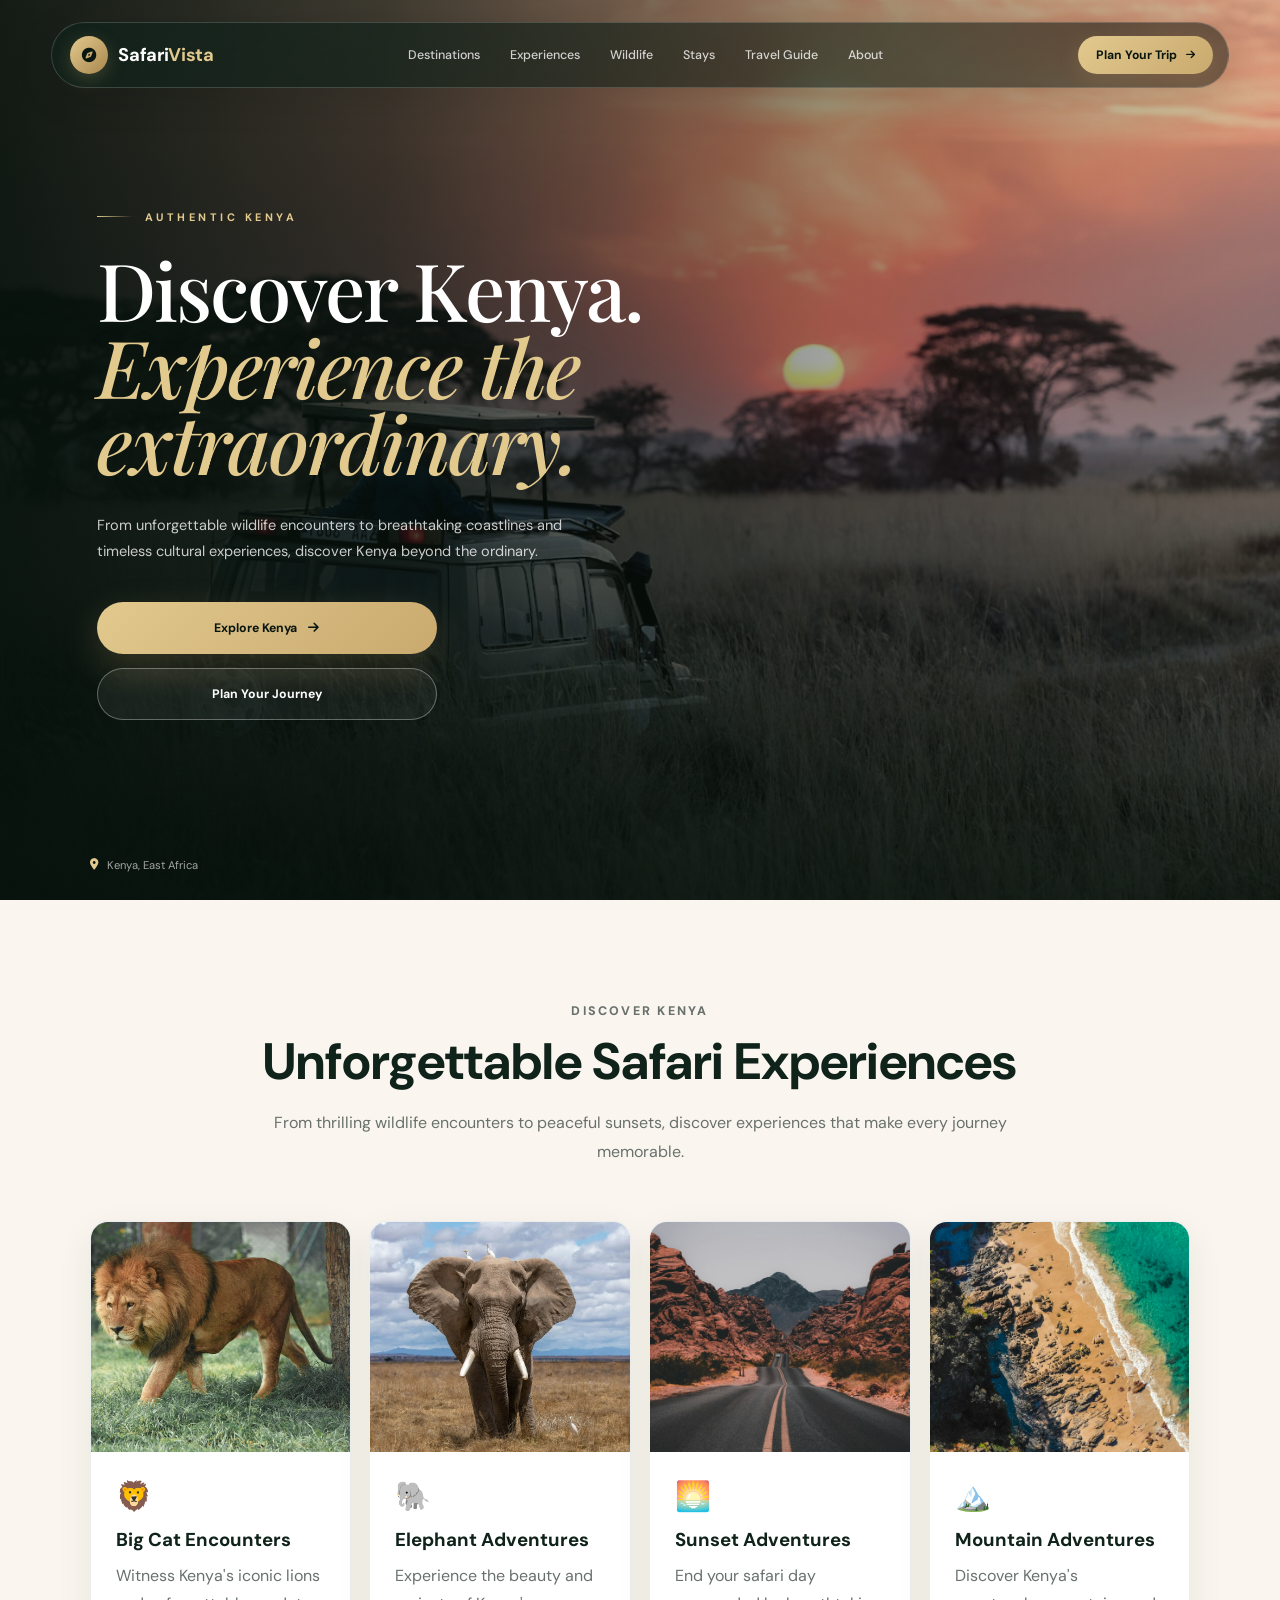
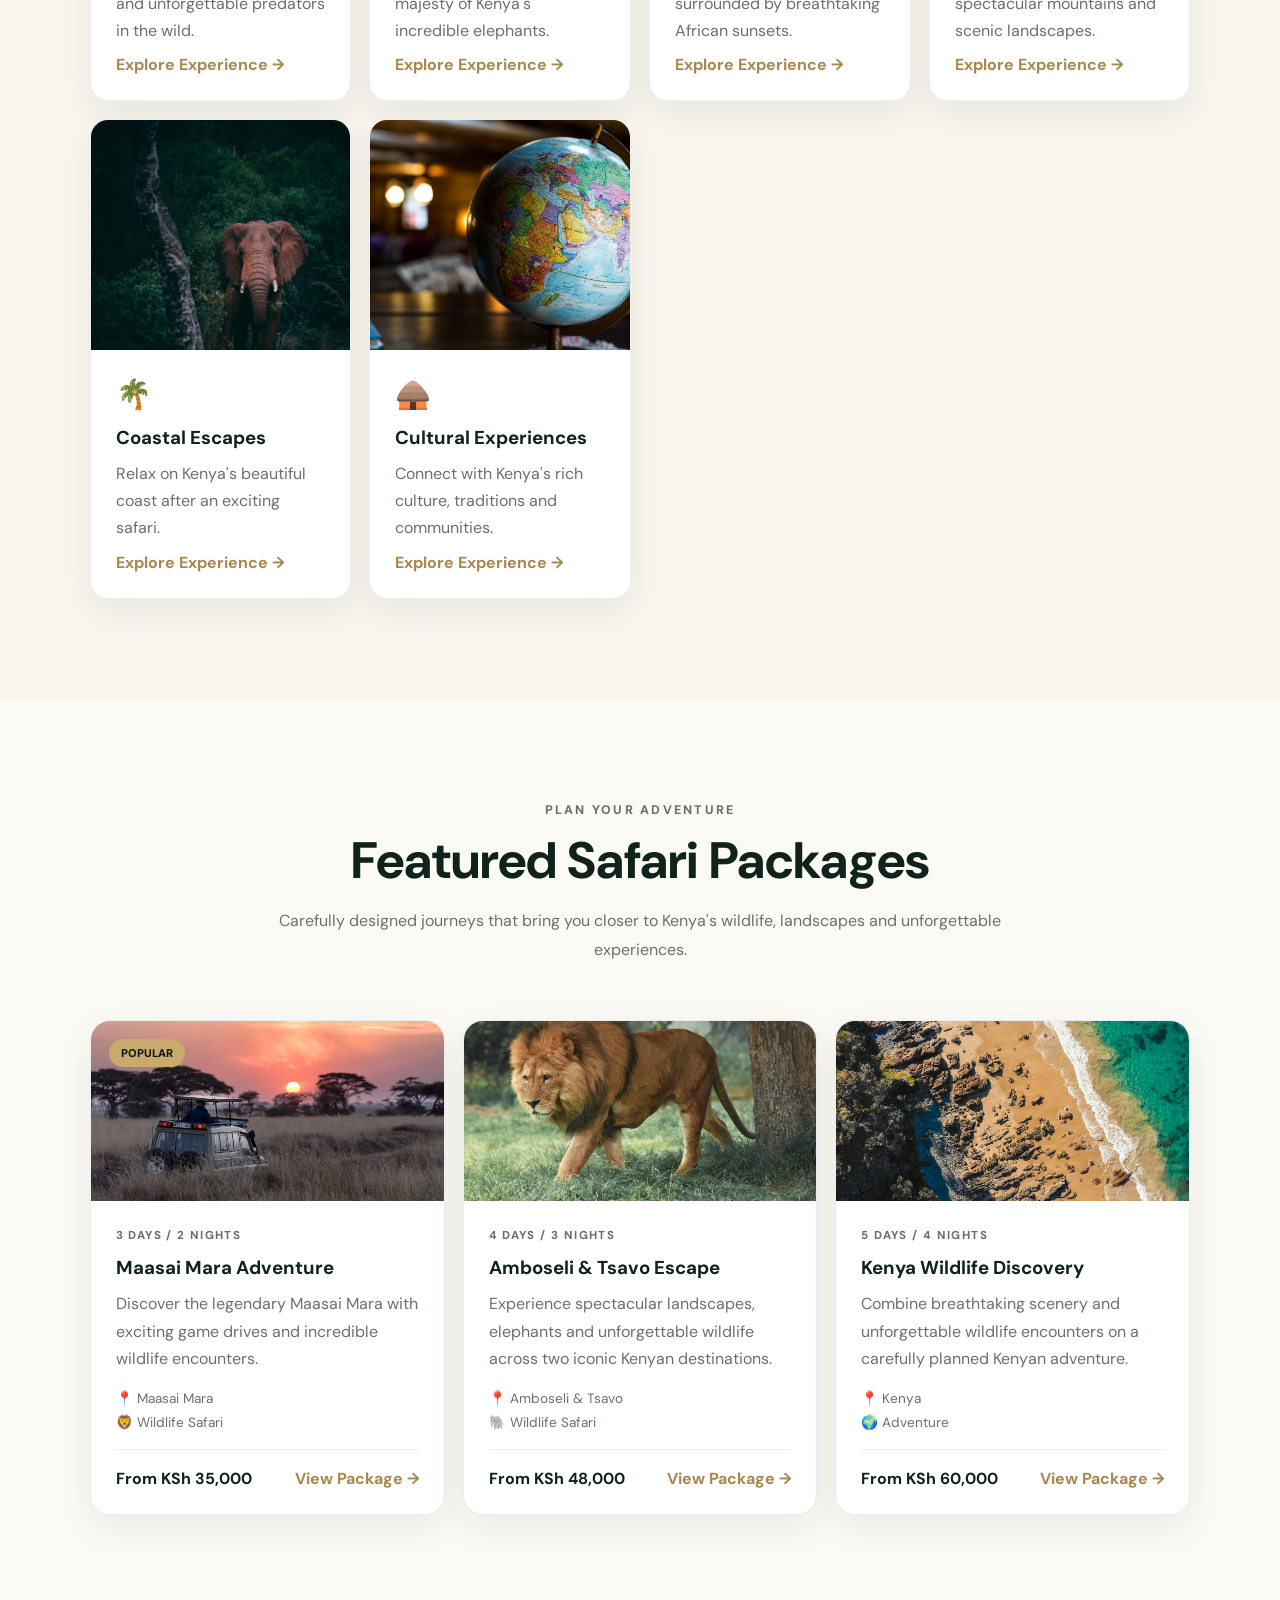
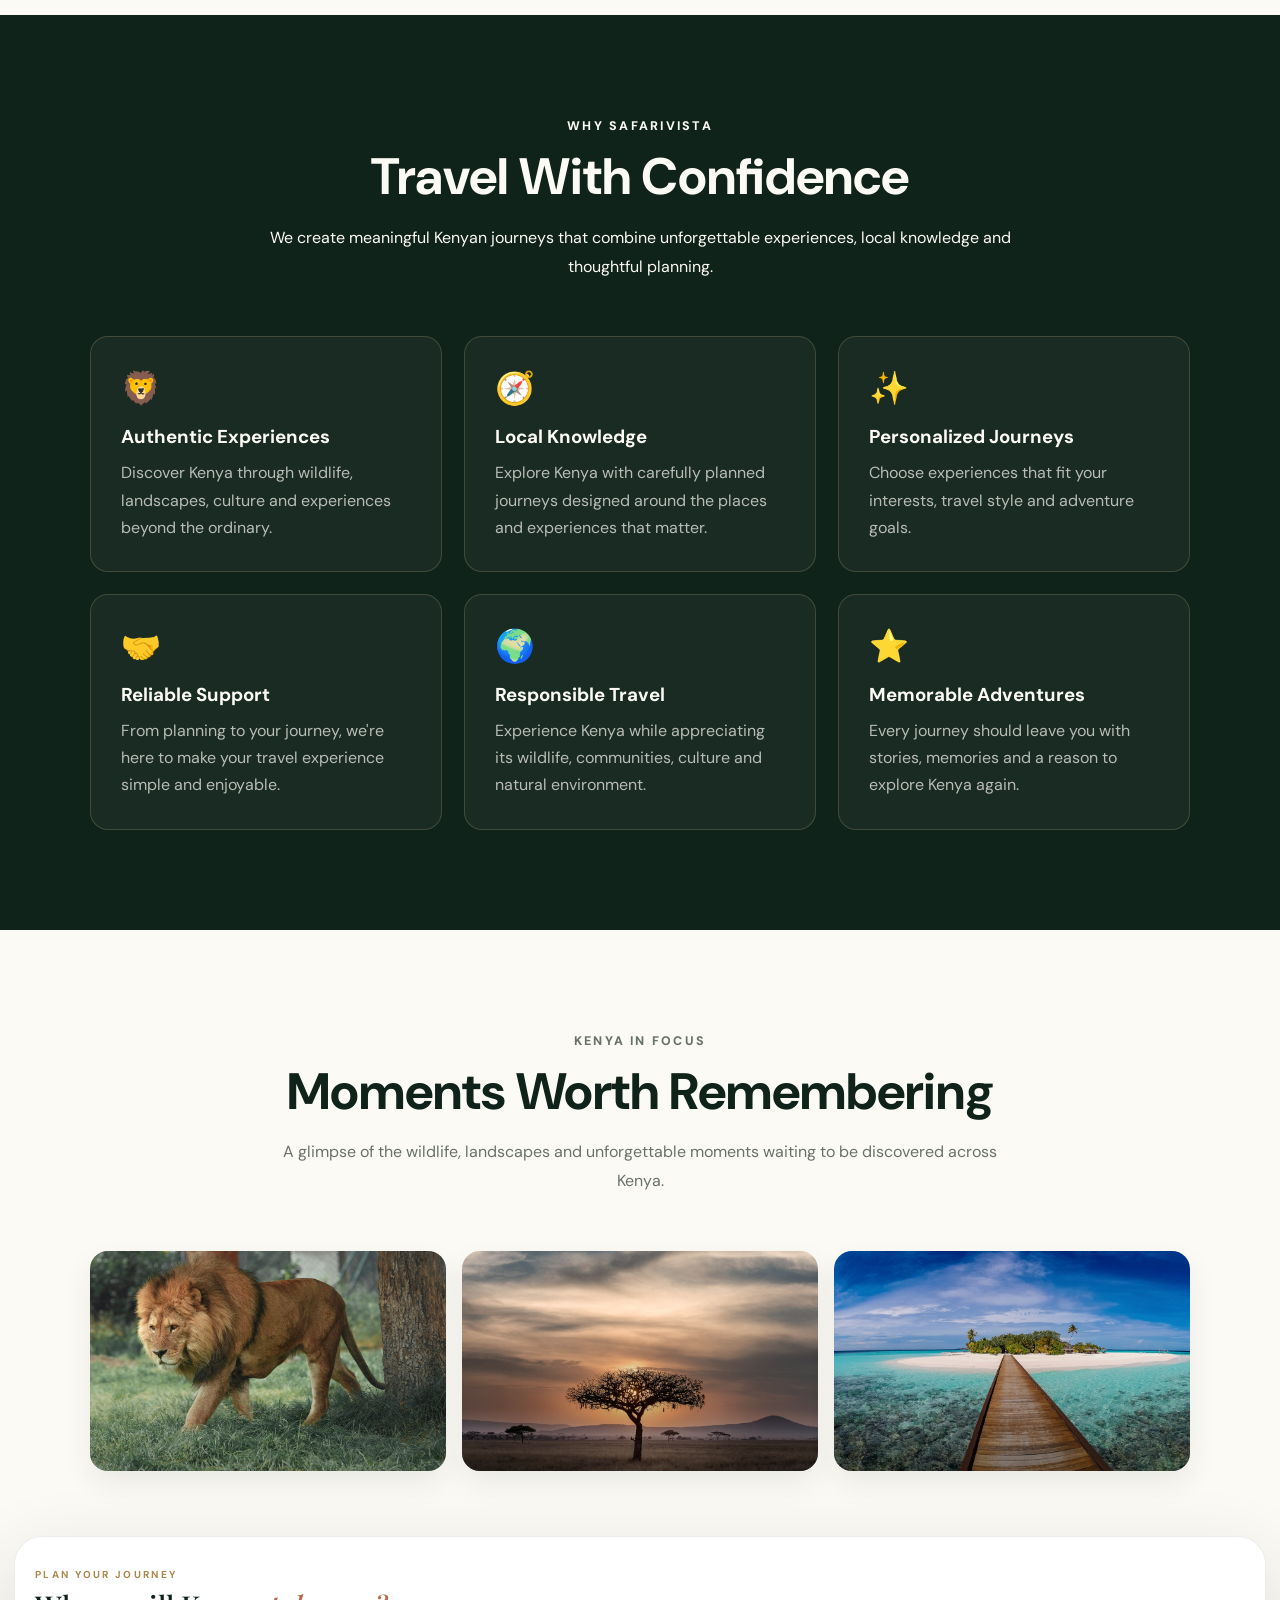
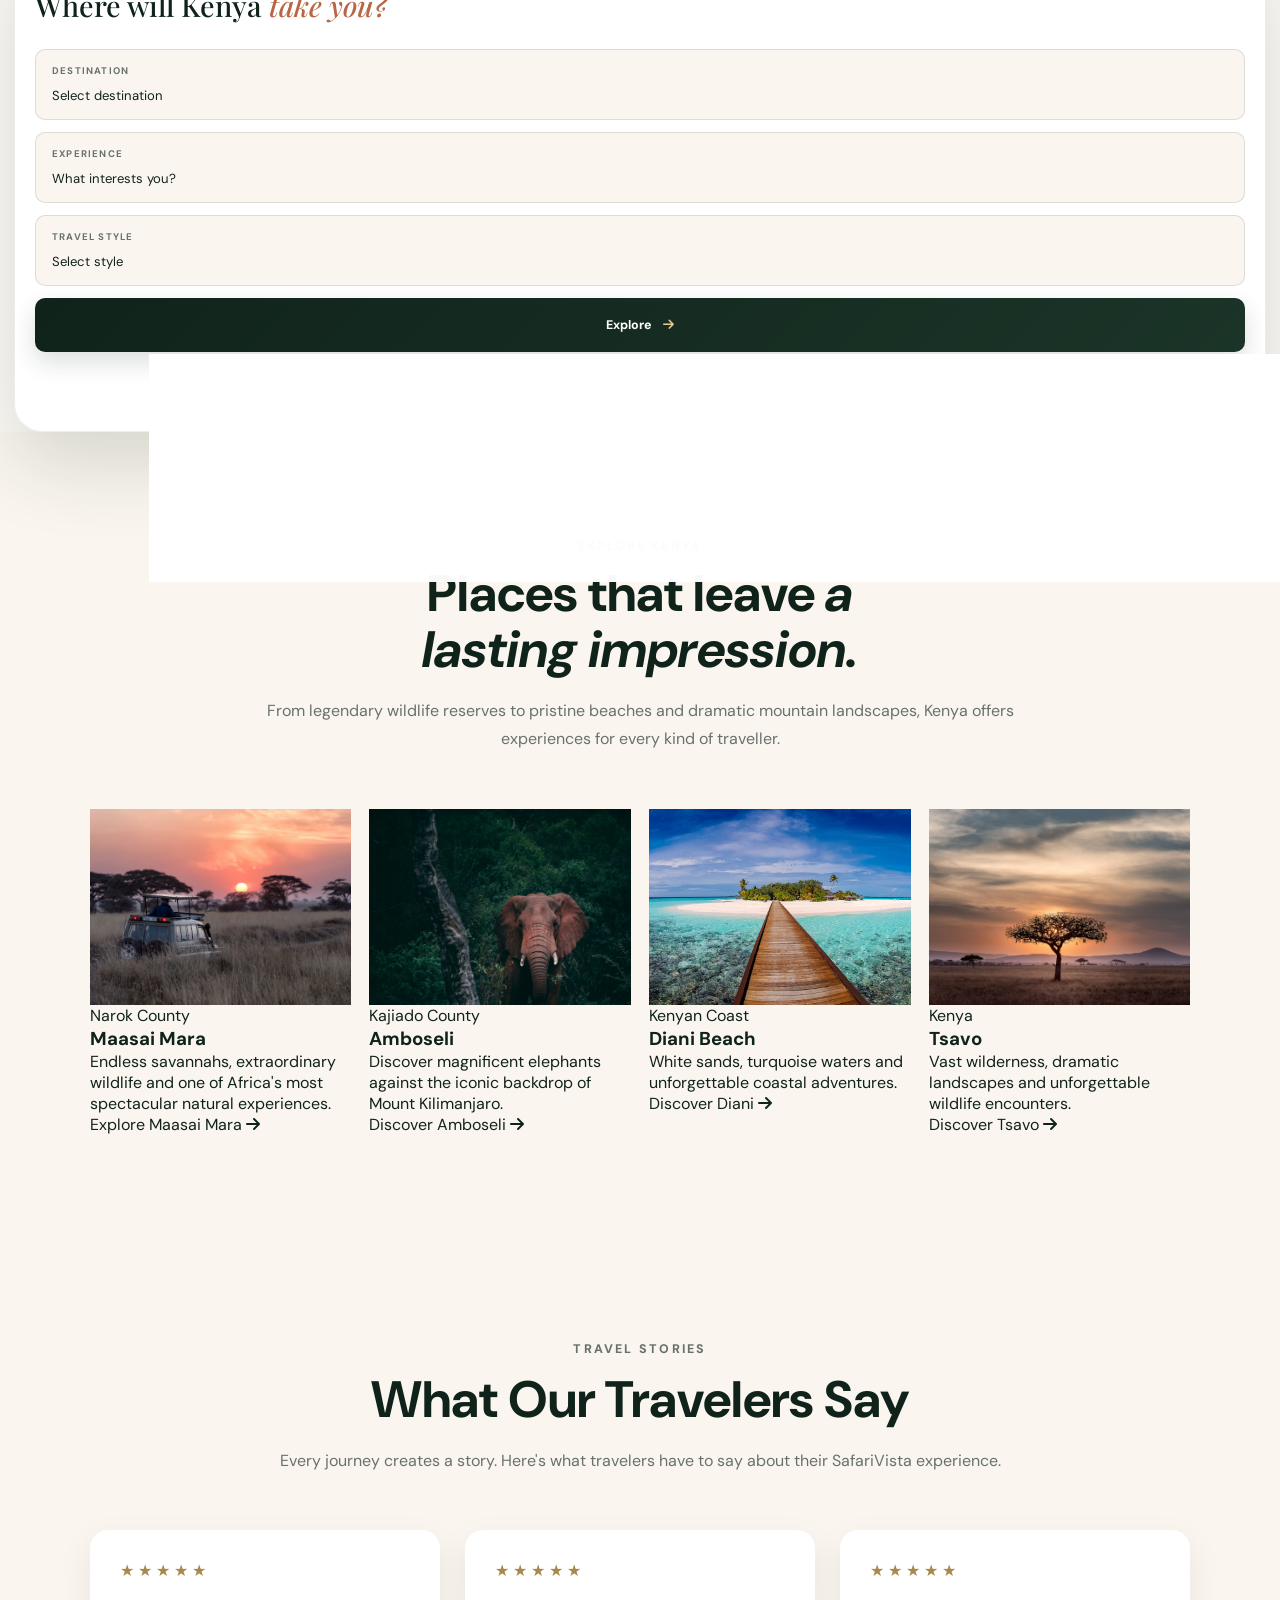
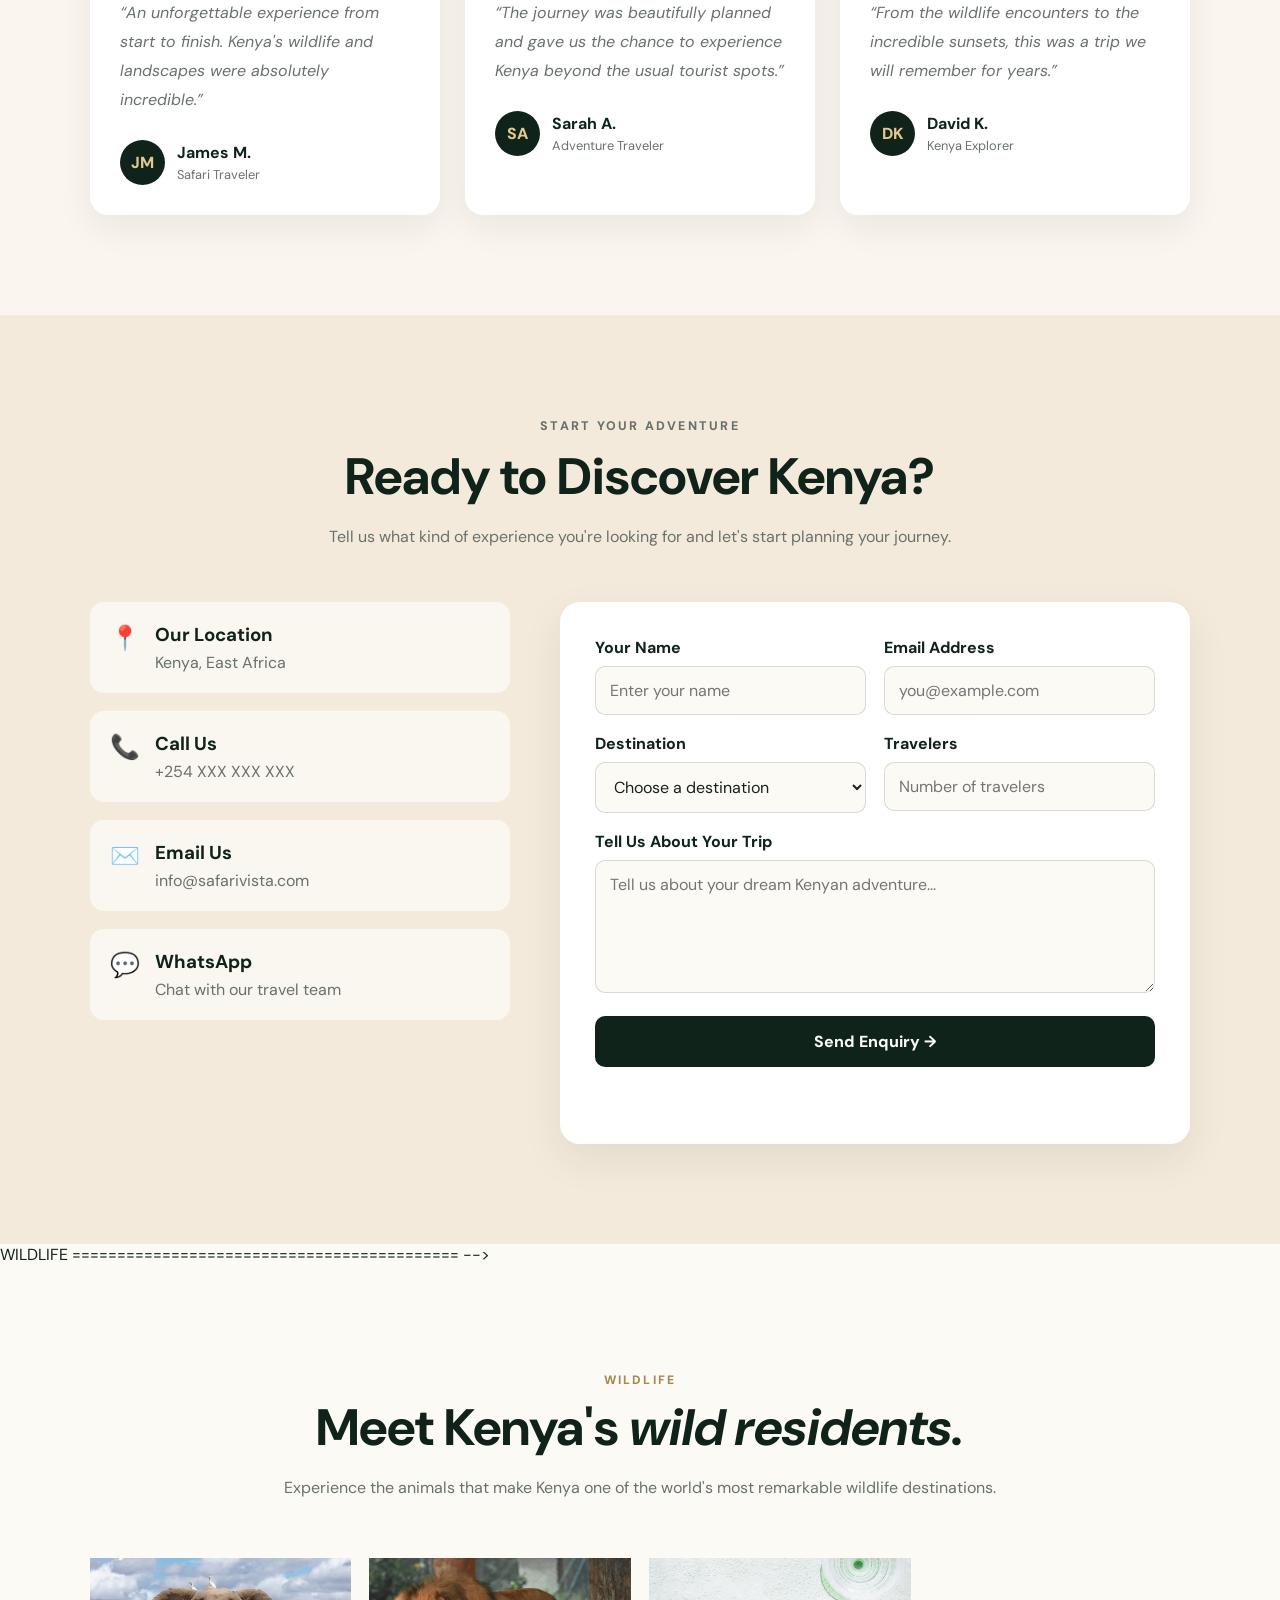
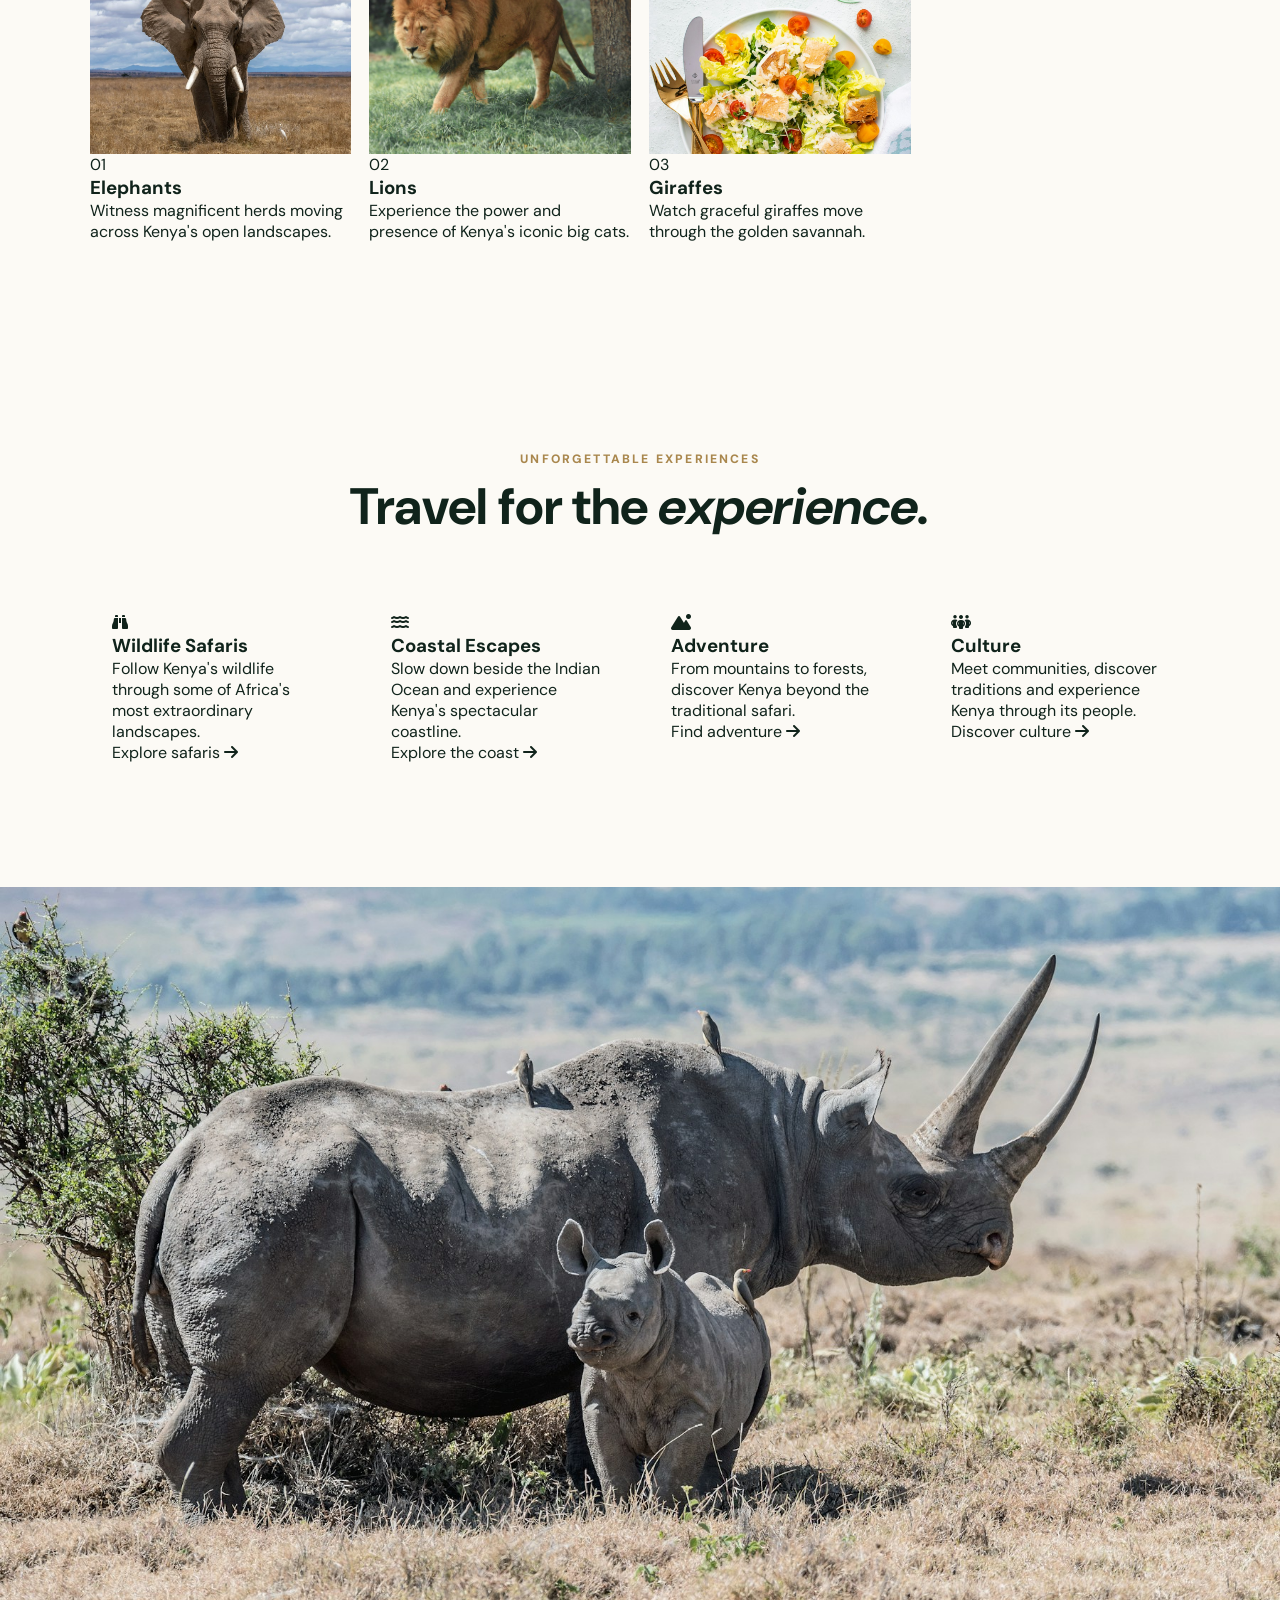
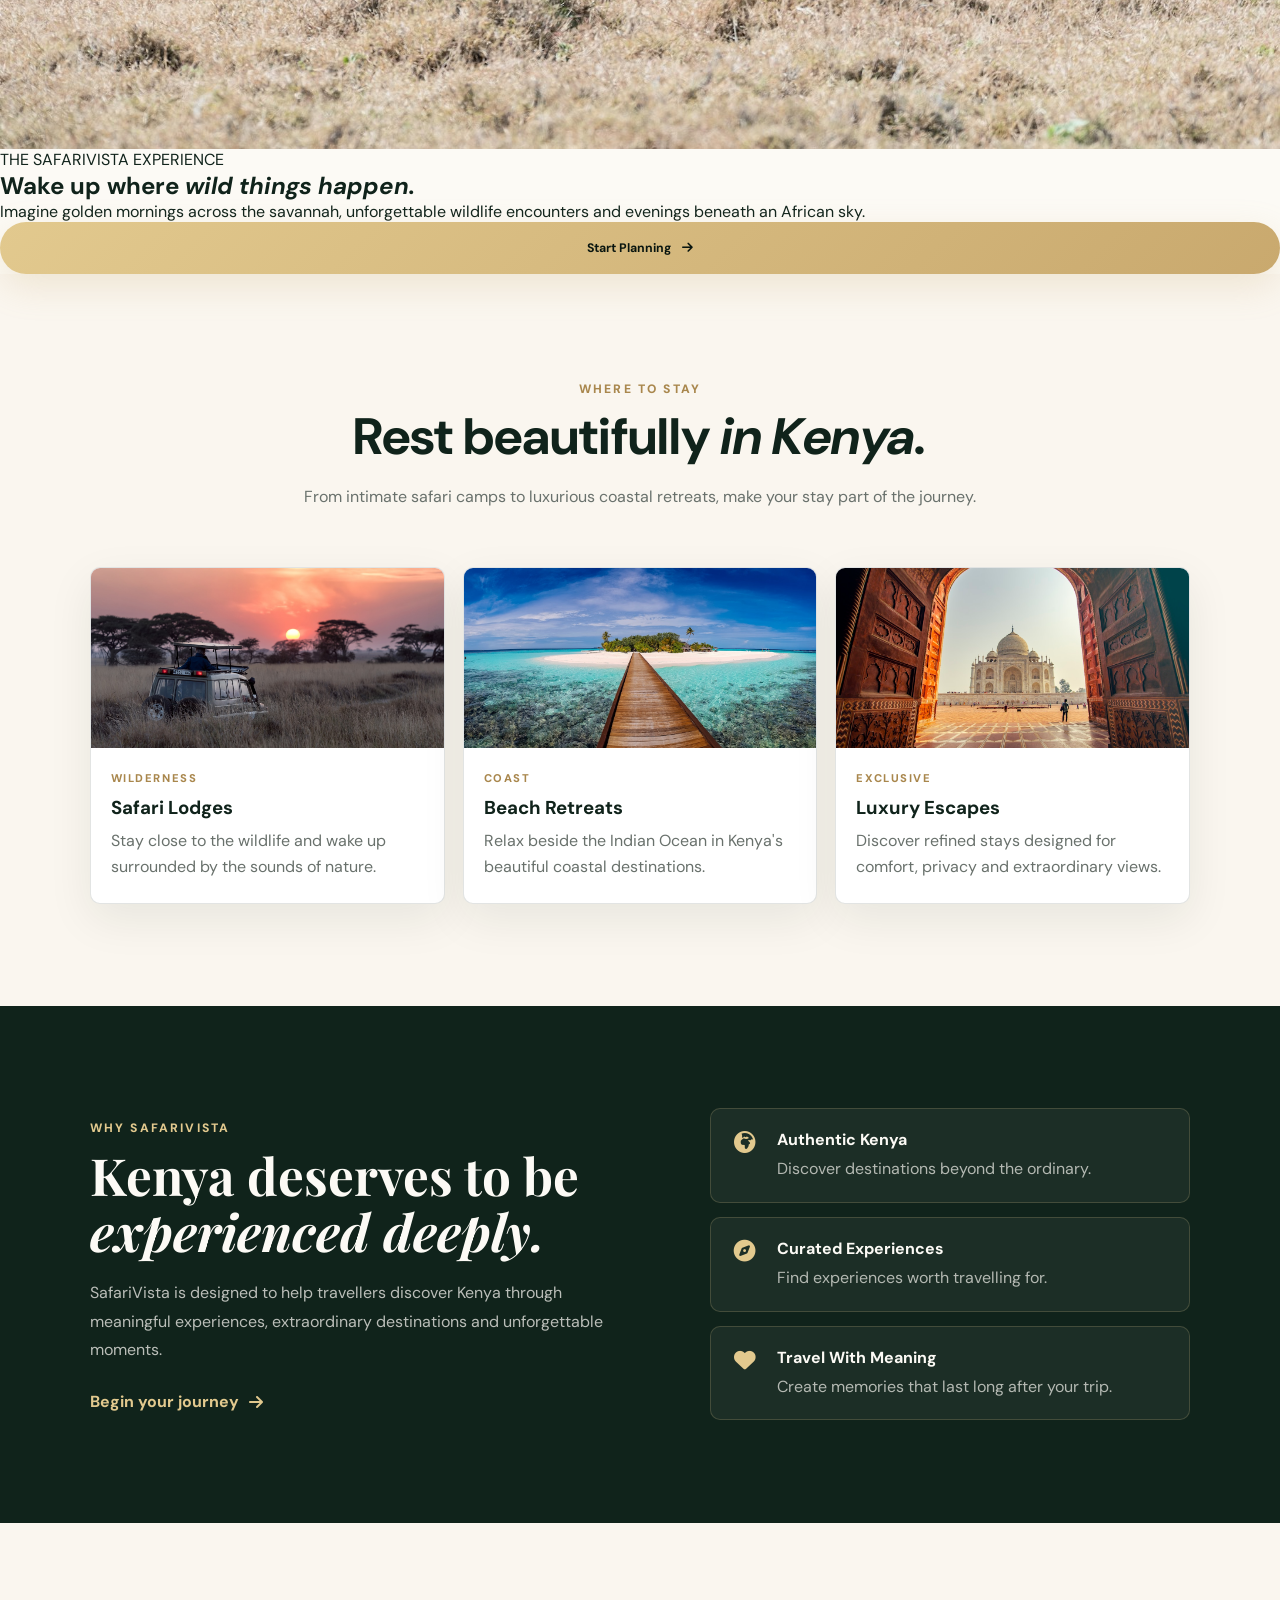
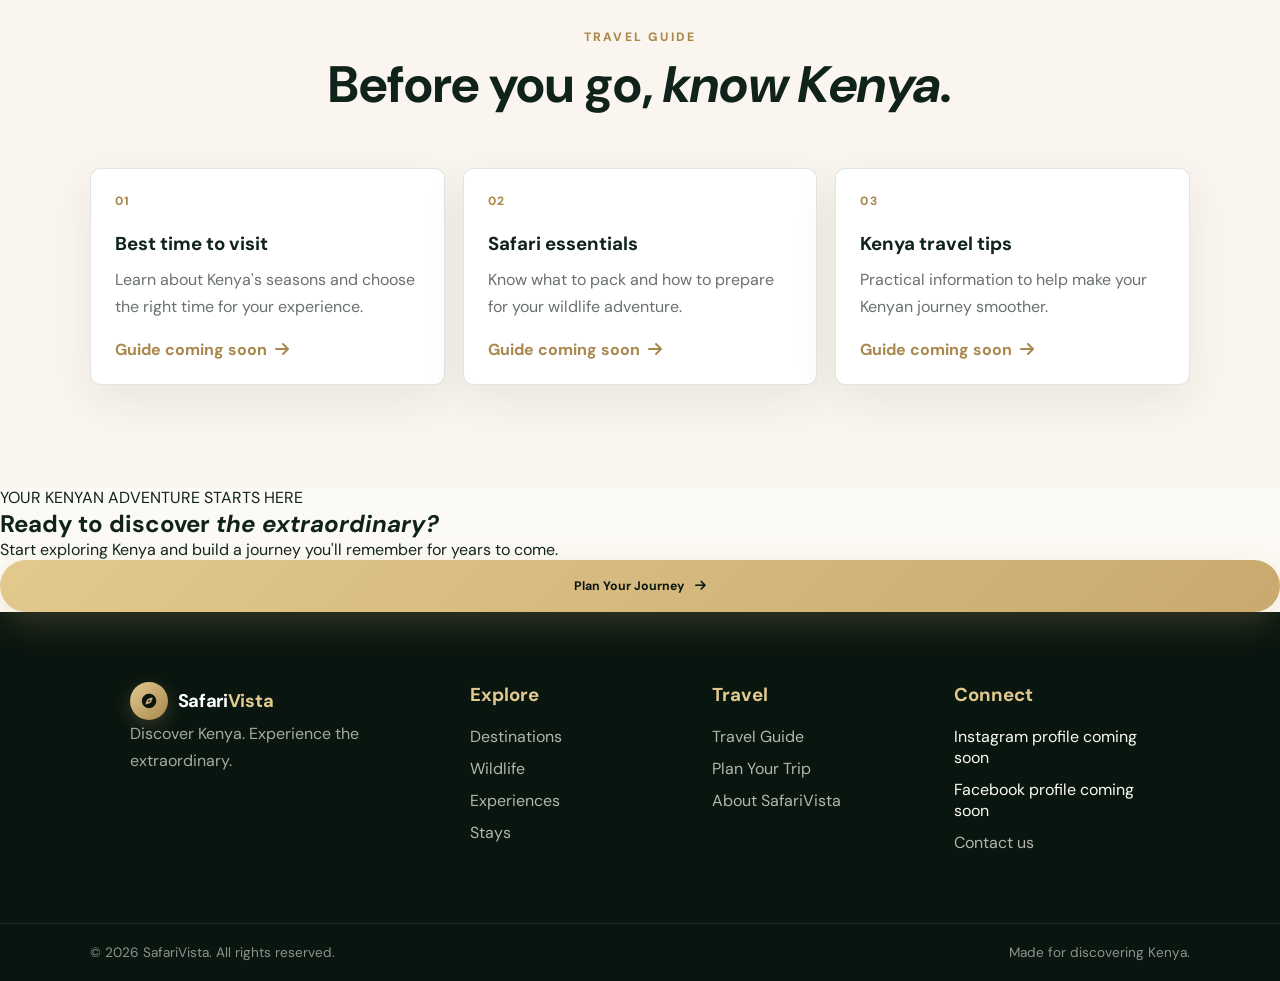
<file: index.html>
<!DOCTYPE html>
<html lang="en">

<head>
    <meta charset="UTF-8">

    <meta name="viewport" content="width=device-width, initial-scale=1.0">

    <title>SafariVista | Discover Kenya</title>

    <meta name="description"
        content="Discover unforgettable Kenyan safaris, wildlife, beaches, culture, adventures and exceptional stays with SafariVista.">

    <meta name="keywords"
        content="Kenya safari, Maasai Mara, Amboseli, Diani Beach, Kenya tourism, wildlife safari, African safari">

    <meta name="theme-color" content="#10231b">

    <!-- Open Graph -->
    <meta property="og:title" content="SafariVista | Discover Kenya">
    <meta property="og:description"
        content="Explore Kenya's wildlife, landscapes, beaches, culture and unforgettable safari experiences.">
    <meta property="og:type" content="website">

    <!-- Fonts -->
    <link rel="preconnect" href="https://fonts.googleapis.com">
    <link rel="preconnect" href="https://fonts.gstatic.com" crossorigin>

    <link href="https://fonts.googleapis.com/css2?family=DM+Sans:wght@400;500;600;700&family=Playfair+Display:wght@500;600;700&display=swap"
        rel="stylesheet">

    <!-- Font Awesome -->
    <link rel="stylesheet"
        href="https://cdnjs.cloudflare.com/ajax/libs/font-awesome/6.7.2/css/all.min.css">

    <!-- Main CSS -->
    <link rel="stylesheet" href="style.css">
</head>

<body>

    <a class="skip-link" href="#top">Skip to main content</a>

    <!-- ==========================================
         HEADER
    =========================================== -->

    <header class="site-header">

        <nav class="navbar" aria-label="Primary navigation">

            <a href="#top" class="logo" aria-label="SafariVista home">

                <span class="logo-icon">
                    <i class="fa-solid fa-compass"></i>
                </span>

                <span class="logo-text">
                    Safari<span>Vista</span>
                </span>

            </a>


            <div class="nav-links">

                <a href="#destinations">Destinations</a>

                <a href="#experiences">Experiences</a>

                <a href="#wildlife">Wildlife</a>

                <a href="#stays">Stays</a>

                <a href="#guide">Travel Guide</a>

                <a href="#about">About</a>

            </div>


            <a href="#planner" class="nav-cta">

                Plan Your Trip

                <i class="fa-solid fa-arrow-right"></i>

            </a>


            <button class="menu-toggle"
                aria-label="Open navigation menu"
                aria-expanded="false"
                type="button">

                <span aria-hidden="true"></span>
                <span aria-hidden="true"></span>
                <span aria-hidden="true"></span>

            </button>

        </nav>

    </header>


    <main id="top">

        <!-- ==========================================
             HERO
        =========================================== -->

        <section class="hero">

            <div class="hero-background">

                <!-- Your current hero setup is preserved -->
                <video
                    autoplay
                    muted
                    loop
                    playsinline
                    preload="metadata"
                    poster="assests/images/savannah.jpg">
                    <source src="https://cdn.coverr.co/videos/coverr-elephant-walk-1562164277493/1080p.mp4" type="video/mp4">
                </video>

            </div>


            <div class="hero-overlay"></div>


            <div class="hero-content">

                <div class="hero-label">

                    <span></span>

                    AUTHENTIC KENYA

                </div>


                <h1>

                    Discover Kenya.

                    <br>

                    <em>Experience the extraordinary.</em>

                </h1>


                <p class="hero-description">

                    From unforgettable wildlife encounters to
                    breathtaking coastlines and timeless cultural
                    experiences, discover Kenya beyond the ordinary.

                </p>


                <div class="hero-actions">

                    <a href="#destinations"
                        class="btn btn-primary">

                        Explore Kenya

                        <i class="fa-solid fa-arrow-right"></i>

                    </a>


                    <a href="#planner"
                        class="btn btn-secondary">

                        Plan Your Journey

                    </a>

                </div>

            </div>


            <div class="scroll-indicator">

                <span>SCROLL TO EXPLORE</span>

                <div class="scroll-line"></div>

            </div>


            <div class="hero-location">

                <i class="fa-solid fa-location-dot"></i>

                <span>Kenya, East Africa</span>

            </div>

        </section>
        <!-- Safari Experiences -->
<section class="experiences" id="experience-highlights">
  <div class="section-heading">
    <p class="eyebrow">DISCOVER KENYA</p>
    <h2>Unforgettable Safari Experiences</h2>
    <p>
      From thrilling wildlife encounters to peaceful sunsets,
      discover experiences that make every journey memorable.
    </p>
  </div>

  <div class="experience-grid">
    <article class="experience-card">
      <img src="assests/images/lion.jpg" alt="Lion on a Kenyan safari">
      <div class="experience-content">
        <span>🦁</span>
        <h3>Big Cat Encounters</h3>
        <p>Witness Kenya's iconic lions and unforgettable predators in the wild.</p>
        <a href="#packages">Explore Experience →</a>
      </div>
    </article>

    <article class="experience-card">
      <img src="assests/images/elephants.jpg" alt="Elephants on safari">
      <div class="experience-content">
        <span>🐘</span>
        <h3>Elephant Adventures</h3>
        <p>Experience the beauty and majesty of Kenya's incredible elephants.</p>
        <a href="#packages">Explore Experience →</a>
      </div>
    </article>

    <article class="experience-card">
      <img src="assests/images/sunset.jpg" alt="African safari sunset">
      <div class="experience-content">
        <span>🌅</span>
        <h3>Sunset Adventures</h3>
        <p>End your safari day surrounded by breathtaking African sunsets.</p>
        <a href="#packages">Explore Experience →</a>
      </div>
    </article>

    <article class="experience-card">
      <img src="assests/images/mountain.jpg" alt="Kenyan safari landscape">
      <div class="experience-content">
        <span>🏔️</span>
        <h3>Mountain Adventures</h3>
        <p>Discover Kenya's spectacular mountains and scenic landscapes.</p>
        <a href="#packages">Explore Experience →</a>
      </div>
    </article>

    <article class="experience-card">
      <img src="assests/images/landscape.jpg" alt="Kenyan landscape and safari">
      <div class="experience-content">
        <span>🌴</span>
        <h3>Coastal Escapes</h3>
        <p>Relax on Kenya's beautiful coast after an exciting safari.</p>
        <a href="#packages">Explore Experience →</a>
      </div>
    </article>

    <article class="experience-card">
      <img src="assests/images/lodge.jpg" alt="Kenyan lodge experience">
      <div class="experience-content">
        <span>🛖</span>
        <h3>Cultural Experiences</h3>
        <p>Connect with Kenya's rich culture, traditions and communities.</p>
        <a href="#packages">Explore Experience →</a>
      </div>
    </article>
  </div>
</section>


        <!-- ==========================================
             TRIP FINDER
        =========================================== -->
        <!-- ==========================================
     SAFARI PACKAGES
=========================================== -->

<section class="packages" id="packages">
  <div class="section-heading">
    <p class="eyebrow">PLAN YOUR ADVENTURE</p>
    <h2>Featured Safari Packages</h2>
    <p>
      Carefully designed journeys that bring you closer to Kenya's
      wildlife, landscapes and unforgettable experiences.
    </p>
  </div>

  <div class="packages-grid">

    <article class="package-card">
      <div class="package-image">
        <img src="assests/images/savannah.jpg" alt="Maasai Mara wildlife safari">
        <span class="package-badge">POPULAR</span>
      </div>

      <div class="package-content">
        <p class="package-duration">3 DAYS / 2 NIGHTS</p>
        <h3>Maasai Mara Adventure</h3>
        <p>
          Discover the legendary Maasai Mara with exciting game drives
          and incredible wildlife encounters.
        </p>

        <div class="package-meta">
          <span>📍 Maasai Mara</span>
          <span>🦁 Wildlife Safari</span>
        </div>

        <div class="package-bottom">
          <strong>From KSh 35,000</strong>
          <a href="#contact">View Package →</a>
        </div>
      </div>
    </article>


    <article class="package-card">
      <div class="package-image">
        <img src="assests/images/lion.jpg" alt="Amboseli elephant safari">
      </div>

      <div class="package-content">
        <p class="package-duration">4 DAYS / 3 NIGHTS</p>
        <h3>Amboseli &amp; Tsavo Escape</h3>
        <p>
          Experience spectacular landscapes, elephants and unforgettable
          wildlife across two iconic Kenyan destinations.
        </p>

        <div class="package-meta">
          <span>📍 Amboseli &amp; Tsavo</span>
          <span>🐘 Wildlife Safari</span>
        </div>

        <div class="package-bottom">
          <strong>From KSh 48,000</strong>
          <a href="#contact">View Package →</a>
        </div>
      </div>
    </article>


    <article class="package-card">
      <div class="package-image">
        <img src="assests/images/mountain.jpg" alt="Kenya safari sunset">
      </div>

      <div class="package-content">
        <p class="package-duration">5 DAYS / 4 NIGHTS</p>
        <h3>Kenya Wildlife Discovery</h3>
        <p>
          Combine breathtaking scenery and unforgettable wildlife
          encounters on a carefully planned Kenyan adventure.
        </p>

        <div class="package-meta">
          <span>📍 Kenya</span>
          <span>🌍 Adventure</span>
        </div>

        <div class="package-bottom">
          <strong>From KSh 60,000</strong>
          <a href="#contact">View Package →</a>
        </div>
      </div>
    </article>

  </div>
</section>
<!-- ==========================================
     WHY CHOOSE SAFARIVISTA
=========================================== -->

<section class="why-safarivista" id="why-us">

    <div class="section-heading">
        <p class="eyebrow">WHY SAFARIVISTA</p>

        <h2>Travel With Confidence</h2>

        <p>
            We create meaningful Kenyan journeys that combine
            unforgettable experiences, local knowledge and thoughtful planning.
        </p>
    </div>

    <div class="why-us-grid">

        <article class="why-us-card">
            <span class="why-us-icon">🦁</span>
            <h3>Authentic Experiences</h3>
            <p>
                Discover Kenya through wildlife, landscapes,
                culture and experiences beyond the ordinary.
            </p>
        </article>

        <article class="why-us-card">
            <span class="why-us-icon">🧭</span>
            <h3>Local Knowledge</h3>
            <p>
                Explore Kenya with carefully planned journeys
                designed around the places and experiences that matter.
            </p>
        </article>

        <article class="why-us-card">
            <span class="why-us-icon">✨</span>
            <h3>Personalized Journeys</h3>
            <p>
                Choose experiences that fit your interests,
                travel style and adventure goals.
            </p>
        </article>

        <article class="why-us-card">
            <span class="why-us-icon">🤝</span>
            <h3>Reliable Support</h3>
            <p>
                From planning to your journey, we're here to make
                your travel experience simple and enjoyable.
            </p>
        </article>

        <article class="why-us-card">
            <span class="why-us-icon">🌍</span>
            <h3>Responsible Travel</h3>
            <p>
                Experience Kenya while appreciating its wildlife,
                communities, culture and natural environment.
            </p>
        </article>

        <article class="why-us-card">
            <span class="why-us-icon">⭐</span>
            <h3>Memorable Adventures</h3>
            <p>
                Every journey should leave you with stories,
                memories and a reason to explore Kenya again.
            </p>
        </article>

    </div>

</section>
<!-- ==========================================
     SAFARIVISTA GALLERY
=========================================== -->

<section class="gallery" id="gallery">

    <div class="section-heading">
        <p class="eyebrow">KENYA IN FOCUS</p>

        <h2>Moments Worth Remembering</h2>

        <p>
            A glimpse of the wildlife, landscapes and unforgettable
            moments waiting to be discovered across Kenya.
        </p>
    </div>

    <div class="gallery-grid">

        <div class="gallery-item gallery-large">
            <img src="assests/images/lion.jpg"
                 alt="Kenyan wildlife safari">
        </div>

        <div class="gallery-item">
            <img src="assests/images/wildlife.jpg"
                 alt="Kenyan safari experience">
        </div>

        <div class="gallery-item gallery-wide">
            <img src="assests/images/coast.jpg"
                 alt="Kenyan sunset">
        </div>

    </div>

</section>

        <section class="trip-finder" id="planner">

            <div class="trip-finder-heading">

                <span>PLAN YOUR JOURNEY</span>

                <h2>
                    Where will Kenya
                    <em>take you?</em>
                </h2>

            </div>


            <form class="trip-form">

                <div class="trip-field">

                    <label for="destination">
                        Destination
                    </label>

                    <select id="destination">

                        <option>Select destination</option>

                        <option>Maasai Mara</option>

                        <option>Amboseli</option>

                        <option>Diani Beach</option>

                        <option>Mombasa</option>

                        <option>Mount Kenya</option>

                        <option>Nairobi</option>

                        <option>Tsavo</option>

                    </select>

                </div>


                <div class="trip-field">

                    <label for="experience">
                        Experience
                    </label>

                    <select id="experience">

                        <option>What interests you?</option>

                        <option>Wildlife Safari</option>

                        <option>Beach Escape</option>

                        <option>Adventure</option>

                        <option>Culture</option>

                        <option>Luxury</option>

                    </select>

                </div>


                <div class="trip-field">

                    <label for="style">
                        Travel style
                    </label>

                    <select id="style">

                        <option>Select style</option>

                        <option>Luxury</option>

                        <option>Comfort</option>

                        <option>Budget Friendly</option>

                        <option>Adventure</option>

                        <option>Family</option>

                    </select>

                </div>


                <button class="trip-search"
                    type="submit">

                    Explore

                    <i class="fa-solid fa-arrow-right"></i>

                </button>

                <div class="form-status" data-form="trip" aria-live="polite"></div>

            </form>

        </section>


        <!-- ==========================================
             DESTINATIONS
        =========================================== -->

        <section class="section destinations"
            id="destinations">

            <div class="section-heading">

                <span>EXPLORE KENYA</span>

                <h2>
                    Places that leave
                    <em>a lasting impression.</em>
                </h2>

                <p>
                    From legendary wildlife reserves to pristine
                    beaches and dramatic mountain landscapes,
                    Kenya offers experiences for every kind of traveller.
                </p>

            </div>


            <div class="destination-grid">


                <article class="destination-card featured">

                    <div class="destination-image">

                        <img
                            src="assests/images/savannah.jpg"
                            alt="Wildlife and landscape in Kenya"
                            loading="lazy">

                    </div>


                    <div class="destination-content">

                        <span class="destination-location">
                            Narok County
                        </span>

                        <h3>Maasai Mara</h3>

                        <p>
                            Endless savannahs, extraordinary wildlife
                            and one of Africa's most spectacular natural
                            experiences.
                        </p>

                        <a href="#planner"
                            class="destination-link">

                            Explore Maasai Mara

                            <i class="fa-solid fa-arrow-right"></i>

                        </a>

                    </div>

                </article>


                <article class="destination-card">

                    <div class="destination-image">

                        <img
                            src="assests/images/landscape.jpg"
                            alt="Elephants in Amboseli"
                            loading="lazy">

                    </div>


                    <div class="destination-content">

                        <span class="destination-location">
                            Kajiado County
                        </span>

                        <h3>Amboseli</h3>

                        <p>
                            Discover magnificent elephants against
                            the iconic backdrop of Mount Kilimanjaro.
                        </p>

                        <a href="#planner"
                            class="destination-link">

                            Discover Amboseli

                            <i class="fa-solid fa-arrow-right"></i>

                        </a>

                    </div>

                </article>


                <article class="destination-card">

                    <div class="destination-image">

                        <img
                            src="assests/images/coast.jpg"
                            alt="Diani Beach on the Kenyan coast"
                            loading="lazy">

                    </div>


                    <div class="destination-content">

                        <span class="destination-location">
                            Kenyan Coast
                        </span>

                        <h3>Diani Beach</h3>

                        <p>
                            White sands, turquoise waters and
                            unforgettable coastal adventures.
                        </p>

                        <a href="#planner"
                            class="destination-link">

                            Discover Diani

                            <i class="fa-solid fa-arrow-right"></i>

                        </a>

                    </div>

                </article>


                <article class="destination-card">

                    <div class="destination-image">

                        <img
                            src="assests/images/wildlife.jpg"
                            alt="Kenyan wildlife landscape"
                            loading="lazy">

                    </div>


                    <div class="destination-content">

                        <span class="destination-location">
                            Kenya
                        </span>

                        <h3>Tsavo</h3>

                        <p>
                            Vast wilderness, dramatic landscapes
                            and unforgettable wildlife encounters.
                        </p>

                        <a href="#planner"
                            class="destination-link">

                            Discover Tsavo

                            <i class="fa-solid fa-arrow-right"></i>

                        </a>

                    </div>

                </article>


            </div>

        </section>
        <!-- ==========================================
     TESTIMONIALS
=========================================== -->

<section class="testimonials" id="testimonials">

    <div class="section-heading">
        <p class="eyebrow">TRAVEL STORIES</p>

        <h2>What Our Travelers Say</h2>

        <p>
            Every journey creates a story. Here's what travelers
            have to say about their SafariVista experience.
        </p>
    </div>

    <div class="testimonial-grid">

        <article class="testimonial-card">
            <div class="testimonial-stars">★★★★★</div>

            <p>
                “An unforgettable experience from start to finish.
                Kenya's wildlife and landscapes were absolutely incredible.”
            </p>

            <div class="testimonial-author">
                <div class="author-avatar">JM</div>
                <div>
                    <strong>James M.</strong>
                    <span>Safari Traveler</span>
                </div>
            </div>
        </article>


        <article class="testimonial-card">
            <div class="testimonial-stars">★★★★★</div>

            <p>
                “The journey was beautifully planned and gave us the
                chance to experience Kenya beyond the usual tourist spots.”
            </p>

            <div class="testimonial-author">
                <div class="author-avatar">SA</div>
                <div>
                    <strong>Sarah A.</strong>
                    <span>Adventure Traveler</span>
                </div>
            </div>
        </article>


        <article class="testimonial-card">
            <div class="testimonial-stars">★★★★★</div>

            <p>
                “From the wildlife encounters to the incredible sunsets,
                this was a trip we will remember for years.”
            </p>

            <div class="testimonial-author">
                <div class="author-avatar">DK</div>
                <div>
                    <strong>David K.</strong>
                    <span>Kenya Explorer</span>
                </div>
            </div>
        </article>

    </div>

</section>
<!-- ==========================================
     CONTACT & BOOKING
=========================================== -->

<section class="contact-booking" id="contact">

    <div class="contact-heading">
        <p class="eyebrow">START YOUR ADVENTURE</p>

        <h2>Ready to Discover Kenya?</h2>

        <p>
            Tell us what kind of experience you're looking for
            and let's start planning your journey.
        </p>
    </div>

    <div class="contact-grid">

        <div class="contact-info">

            <div class="contact-item">
                <span class="contact-icon">📍</span>
                <div>
                    <h3>Our Location</h3>
                    <p>Kenya, East Africa</p>
                </div>
            </div>

            <div class="contact-item">
                <span class="contact-icon">📞</span>
                <div>
                    <h3>Call Us</h3>
                    <p>+254 XXX XXX XXX</p>
                </div>
            </div>

            <div class="contact-item">
                <span class="contact-icon">✉️</span>
                <div>
                    <h3>Email Us</h3>
                    <p>info@safarivista.com</p>
                </div>
            </div>

            <div class="contact-item">
                <span class="contact-icon">💬</span>
                <div>
                    <h3>WhatsApp</h3>
                    <p>Chat with our travel team</p>
                </div>
            </div>

        </div>


        <form class="booking-form" id="bookingForm">

            <div class="form-row">

                <div class="form-group">
                    <label for="name">Your Name</label>
                    <input
                        type="text"
                        id="name"
                        name="name"
                        placeholder="Enter your name"
                        required
                    >
                </div>

                <div class="form-group">
                    <label for="email">Email Address</label>
                    <input
                        type="email"
                        id="email"
                        name="email"
                        placeholder="you@example.com"
                        required
                    >
                </div>

            </div>

            <div class="form-row">

                <div class="form-group">
                    <label for="booking-destination">Destination</label>

                    <select id="booking-destination" name="destination">
                        <option value="">Choose a destination</option>
                        <option value="maasai-mara">Maasai Mara</option>
                        <option value="amboseli">Amboseli</option>
                        <option value="tsavo">Tsavo</option>
                        <option value="samburu">Samburu</option>
                        <option value="lake-nakuru">Lake Nakuru</option>
                        <option value="diani">Diani Beach</option>
                    </select>
                </div>

                <div class="form-group">
                    <label for="travelers">Travelers</label>

                    <input
                        type="number"
                        id="travelers"
                        name="travelers"
                        min="1"
                        placeholder="Number of travelers"
                    >
                </div>

            </div>

            <div class="form-group">
                <label for="message">Tell Us About Your Trip</label>

                <textarea
                    id="message"
                    name="message"
                    rows="5"
                    placeholder="Tell us about your dream Kenyan adventure..."
                ></textarea>
            </div>

            <button type="submit" class="booking-button">
                Send Enquiry →
            </button>

            <div class="form-status" data-form="booking" aria-live="polite"></div>

        </form>

    </div>

</section>
             WILDLIFE
        =========================================== -->

        <section class="section wildlife-section"
            id="wildlife">

            <div class="section-heading">

                <span>WILDLIFE</span>

                <h2>
                    Meet Kenya's
                    <em>wild residents.</em>
                </h2>

                <p>
                    Experience the animals that make Kenya one of
                    the world's most remarkable wildlife destinations.
                </p>

            </div>


            <div class="wildlife-grid">


                <article class="wildlife-card">

                    <img
                        src="assests/images/elephants.jpg"
                        alt="African elephant"
                        loading="lazy">

                    <div class="wildlife-card-content">

                        <span>01</span>

                        <h3>Elephants</h3>

                        <p>
                            Witness magnificent herds moving across
                            Kenya's open landscapes.
                        </p>

                    </div>

                </article>


                <article class="wildlife-card">

                    <img
                        src="assests/images/lion.jpg"
                        alt="Lion in the African wilderness"
                        loading="lazy">

                    <div class="wildlife-card-content">

                        <span>02</span>

                        <h3>Lions</h3>

                        <p>
                            Experience the power and presence of
                            Kenya's iconic big cats.
                        </p>

                    </div>

                </article>


                <article class="wildlife-card">

                    <img
                        src="assests/images/giraffe.jpg"
                        alt="Giraffe in the Kenyan savannah"
                        loading="lazy">

                    <div class="wildlife-card-content">

                        <span>03</span>

                        <h3>Giraffes</h3>

                        <p>
                            Watch graceful giraffes move through
                            the golden savannah.
                        </p>

                    </div>

                </article>


            </div>

        </section>


        <!-- ==========================================
             EXPERIENCES
        =========================================== -->

        <section class="section experiences"
            id="experiences">

            <div class="section-heading">

                <span>UNFORGETTABLE EXPERIENCES</span>

                <h2>
                    Travel for the
                    <em>experience.</em>
                </h2>

            </div>


            <div class="experience-grid">


                <article class="experience-item">

                    <div class="experience-icon">

                        <i class="fa-solid fa-binoculars"></i>

                    </div>

                    <h3>Wildlife Safaris</h3>

                    <p>
                        Follow Kenya's wildlife through some of
                        Africa's most extraordinary landscapes.
                    </p>

                    <a href="#planner">
                        Explore safaris
                        <i class="fa-solid fa-arrow-right"></i>
                    </a>

                </article>


                <article class="experience-item">

                    <div class="experience-icon">

                        <i class="fa-solid fa-water"></i>

                    </div>

                    <h3>Coastal Escapes</h3>

                    <p>
                        Slow down beside the Indian Ocean and
                        experience Kenya's spectacular coastline.
                    </p>

                    <a href="#planner">
                        Explore the coast
                        <i class="fa-solid fa-arrow-right"></i>
                    </a>

                </article>


                <article class="experience-item">

                    <div class="experience-icon">

                        <i class="fa-solid fa-mountain-sun"></i>

                    </div>

                    <h3>Adventure</h3>

                    <p>
                        From mountains to forests, discover
                        Kenya beyond the traditional safari.
                    </p>

                    <a href="#planner">
                        Find adventure
                        <i class="fa-solid fa-arrow-right"></i>
                    </a>

                </article>


                <article class="experience-item">

                    <div class="experience-icon">

                        <i class="fa-solid fa-people-group"></i>

                    </div>

                    <h3>Culture</h3>

                    <p>
                        Meet communities, discover traditions
                        and experience Kenya through its people.
                    </p>

                    <a href="#planner">
                        Discover culture
                        <i class="fa-solid fa-arrow-right"></i>
                    </a>

                </article>

            </div>

        </section>


        <!-- ==========================================
             FEATURED SAFARI
        =========================================== -->

        <section class="featured-experience">

            <div class="featured-experience-image">

                <img
                    src="assests/images/beach.jpg"
                    alt="Safari experience in Kenya"
                    loading="lazy">

            </div>


            <div class="featured-experience-overlay"></div>


            <div class="featured-experience-content">

                <span>THE SAFARIVISTA EXPERIENCE</span>

                <h2>
                    Wake up where
                    <em>wild things happen.</em>
                </h2>

                <p>
                    Imagine golden mornings across the savannah,
                    unforgettable wildlife encounters and evenings
                    beneath an African sky.
                </p>

                <a href="#planner"
                    class="btn btn-primary">

                    Start Planning

                    <i class="fa-solid fa-arrow-right"></i>

                </a>

            </div>

        </section>


        <!-- ==========================================
             STAYS
        =========================================== -->

        <section class="section stays"
            id="stays">

            <div class="section-heading">

                <span>WHERE TO STAY</span>

                <h2>
                    Rest beautifully
                    <em>in Kenya.</em>
                </h2>

                <p>
                    From intimate safari camps to luxurious coastal
                    retreats, make your stay part of the journey.
                </p>

            </div>


            <div class="stays-grid">


                <article class="stay-card">

                    <div class="stay-image">

                        <img
                            src="assests/images/savannah.jpg"
                            alt="Safari lodge"
                            loading="lazy">

                    </div>

                    <div class="stay-content">

                        <span>WILDERNESS</span>

                        <h3>Safari Lodges</h3>

                        <p>
                            Stay close to the wildlife and wake up
                            surrounded by the sounds of nature.
                        </p>

                    </div>

                </article>


                <article class="stay-card">

                    <div class="stay-image">

                        <img
                            src="assests/images/coast.jpg"
                            alt="Coastal resort"
                            loading="lazy">

                    </div>

                    <div class="stay-content">

                        <span>COAST</span>

                        <h3>Beach Retreats</h3>

                        <p>
                            Relax beside the Indian Ocean in
                            Kenya's beautiful coastal destinations.
                        </p>

                    </div>

                </article>


                <article class="stay-card">

                    <div class="stay-image">

                        <img
                            src="assests/images/culture.jpg"
                            alt="Luxury accommodation"
                            loading="lazy">

                    </div>

                    <div class="stay-content">

                        <span>EXCLUSIVE</span>

                        <h3>Luxury Escapes</h3>

                        <p>
                            Discover refined stays designed for
                            comfort, privacy and extraordinary views.
                        </p>

                    </div>

                </article>

            </div>

        </section>


        <!-- ==========================================
             WHY SAFARIVISTA
        =========================================== -->

        <section class="why-section"
            id="about">

            <div class="why-content">

                <span>WHY SAFARIVISTA</span>

                <h2>
                    Kenya deserves to be
                    <em>experienced deeply.</em>
                </h2>

                <p>
                    SafariVista is designed to help travellers
                    discover Kenya through meaningful experiences,
                    extraordinary destinations and unforgettable
                    moments.
                </p>

                <a href="#planner"
                    class="text-link">

                    Begin your journey

                    <i class="fa-solid fa-arrow-right"></i>

                </a>

            </div>


            <div class="why-features">


                <div class="why-feature">

                    <i class="fa-solid fa-earth-africa"></i>

                    <div>

                        <h3>Authentic Kenya</h3>

                        <p>
                            Discover destinations beyond the ordinary.
                        </p>

                    </div>

                </div>


                <div class="why-feature">

                    <i class="fa-solid fa-compass"></i>

                    <div>

                        <h3>Curated Experiences</h3>

                        <p>
                            Find experiences worth travelling for.
                        </p>

                    </div>

                </div>


                <div class="why-feature">

                    <i class="fa-solid fa-heart"></i>

                    <div>

                        <h3>Travel With Meaning</h3>

                        <p>
                            Create memories that last long after your trip.
                        </p>

                    </div>

                </div>

            </div>

        </section>


        <!-- ==========================================
             TRAVEL GUIDE
        =========================================== -->

        <section class="section guide"
            id="guide">

            <div class="section-heading">

                <span>TRAVEL GUIDE</span>

                <h2>
                    Before you go,
                    <em>know Kenya.</em>
                </h2>

            </div>


            <div class="guide-grid">


                <article class="guide-card">

                    <div class="guide-number">
                        01
                    </div>

                    <h3>
                        Best time to visit
                    </h3>

                    <p>
                        Learn about Kenya's seasons and choose
                        the right time for your experience.
                    </p>

                    <span>
                        Guide coming soon
                        <i class="fa-solid fa-arrow-right"></i>
                    </span>

                </article>


                <article class="guide-card">

                    <div class="guide-number">
                        02
                    </div>

                    <h3>
                        Safari essentials
                    </h3>

                    <p>
                        Know what to pack and how to prepare
                        for your wildlife adventure.
                    </p>

                    <span>
                        Guide coming soon
                        <i class="fa-solid fa-arrow-right"></i>
                    </span>

                </article>


                <article class="guide-card">

                    <div class="guide-number">
                        03
                    </div>

                    <h3>
                        Kenya travel tips
                    </h3>

                    <p>
                        Practical information to help make
                        your Kenyan journey smoother.
                    </p>

                    <span>
                        Guide coming soon
                        <i class="fa-solid fa-arrow-right"></i>
                    </span>

                </article>

            </div>

        </section>


        <!-- ==========================================
             FINAL CTA
        =========================================== -->

        <section class="final-cta">

            <div class="final-cta-content">

                <span>YOUR KENYAN ADVENTURE STARTS HERE</span>

                <h2>
                    Ready to discover
                    <em>the extraordinary?</em>
                </h2>

                <p>
                    Start exploring Kenya and build a journey
                    you'll remember for years to come.
                </p>

                <a href="#planner"
                    class="btn btn-primary">

                    Plan Your Journey

                    <i class="fa-solid fa-arrow-right"></i>

                </a>

            </div>

        </section>

    </main>


    <!-- ==========================================
         FOOTER
    =========================================== -->

    <footer class="site-footer">

        <div class="footer-main">


            <div class="footer-brand">

                <a href="#top" class="logo">

                    <span class="logo-icon">

                        <i class="fa-solid fa-compass"></i>

                    </span>

                    <span class="logo-text">

                        Safari<span>Vista</span>

                    </span>

                </a>


                <p>
                    Discover Kenya. Experience the extraordinary.
                </p>

            </div>


            <div class="footer-column">

                <h3>Explore</h3>

                <a href="#destinations">Destinations</a>

                <a href="#wildlife">Wildlife</a>

                <a href="#experiences">Experiences</a>

                <a href="#stays">Stays</a>

            </div>


            <div class="footer-column">

                <h3>Travel</h3>

                <a href="#guide">Travel Guide</a>

                <a href="#planner">Plan Your Trip</a>

                <a href="#about">About SafariVista</a>

            </div>


            <div class="footer-column">

                <h3>Connect</h3>

                <span>Instagram profile coming soon</span>

                <span>Facebook profile coming soon</span>

                <a href="#contact">
                    Contact us
                </a>

            </div>

        </div>


        <div class="footer-bottom">

            <span>
                © 2026 SafariVista. All rights reserved.
            </span>

            <span>
                Made for discovering Kenya.
            </span>

        </div>

    </footer>


    <!-- JavaScript -->

    <script src="script.js?v=3"></script>

</body>

</html>
</file>
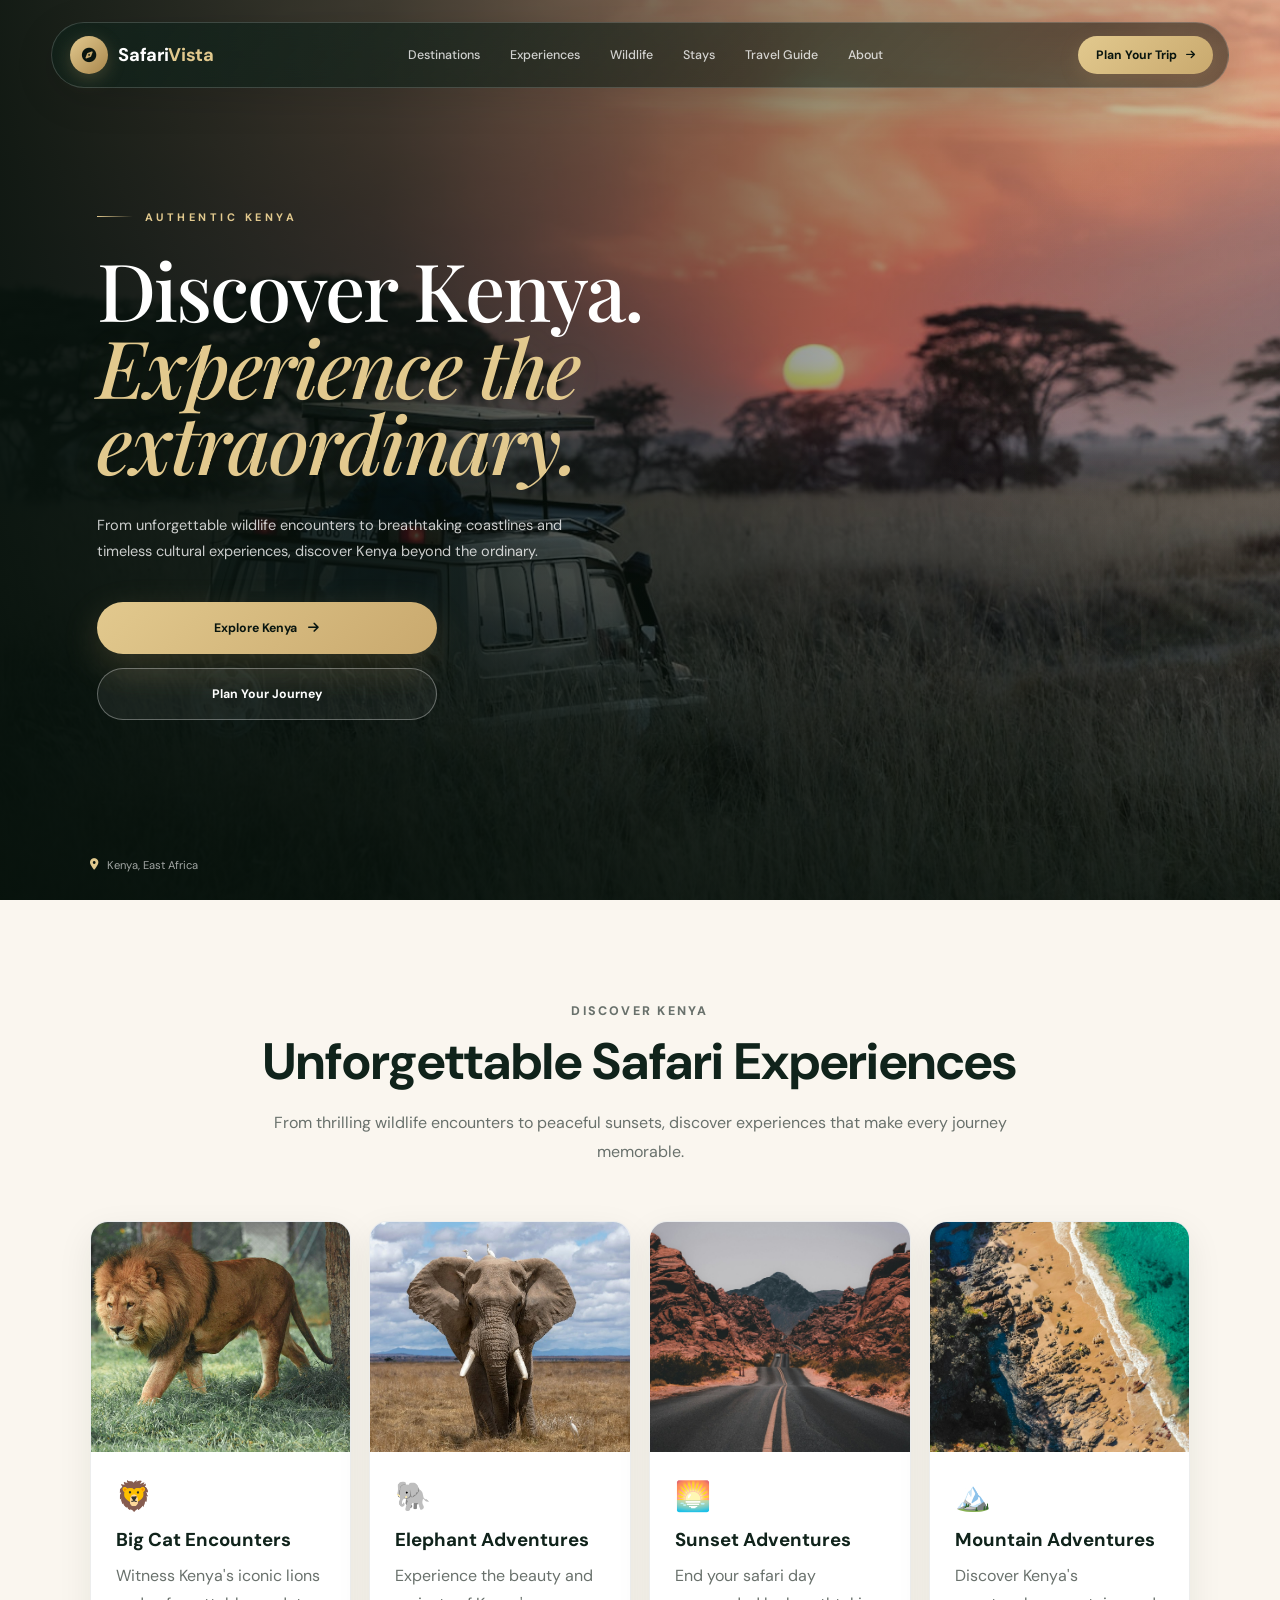
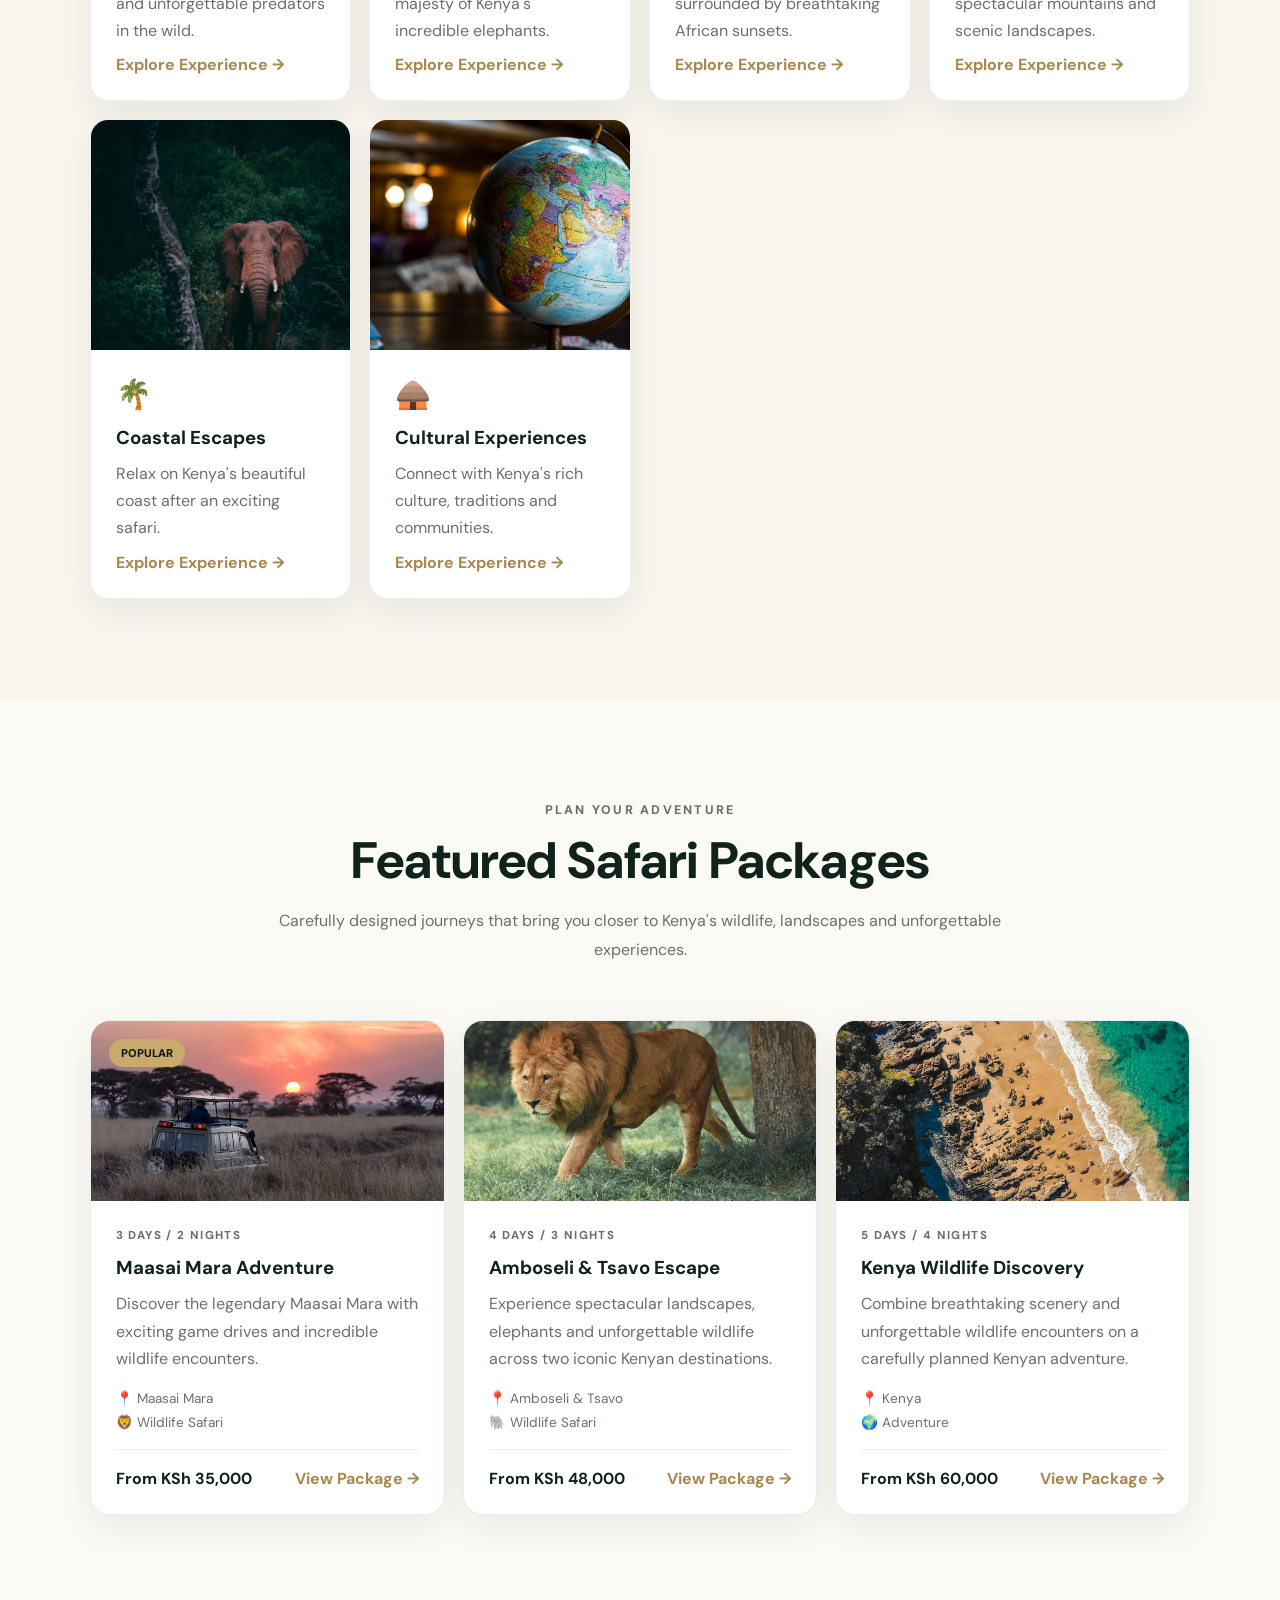
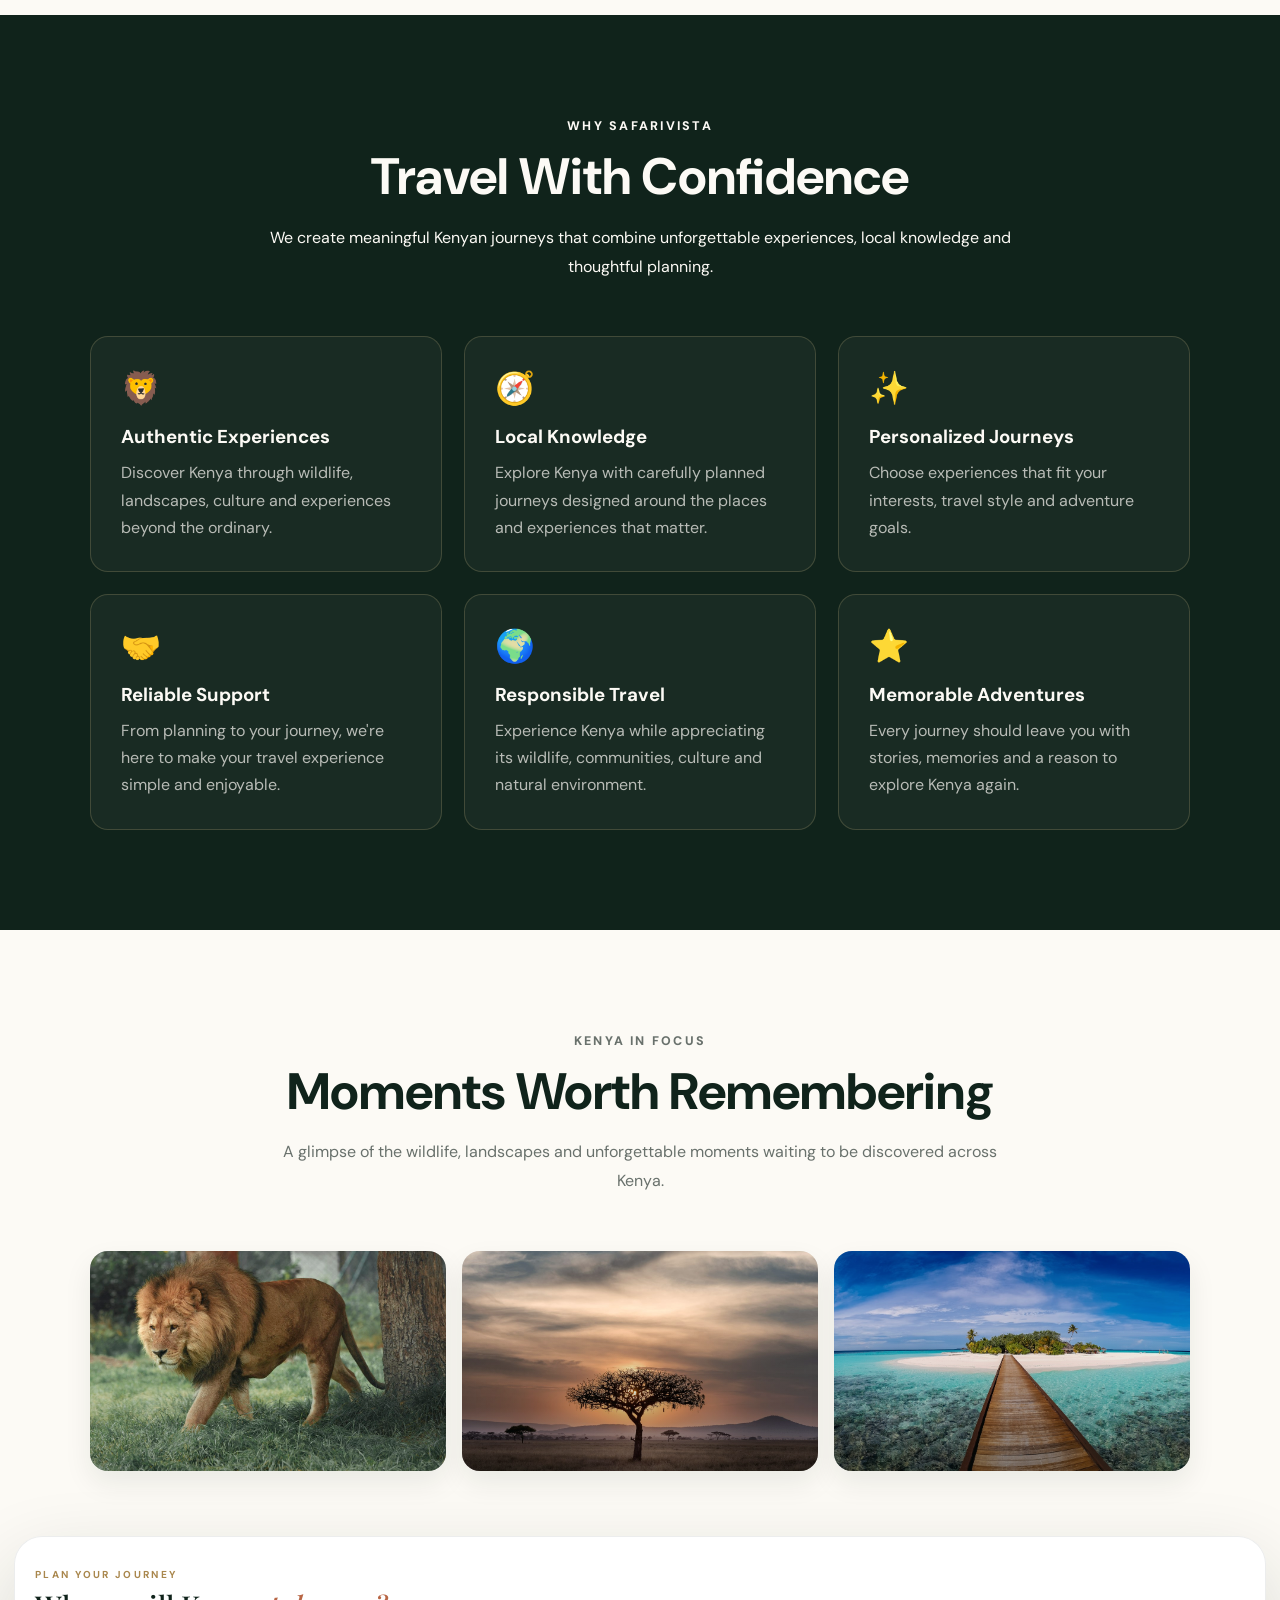
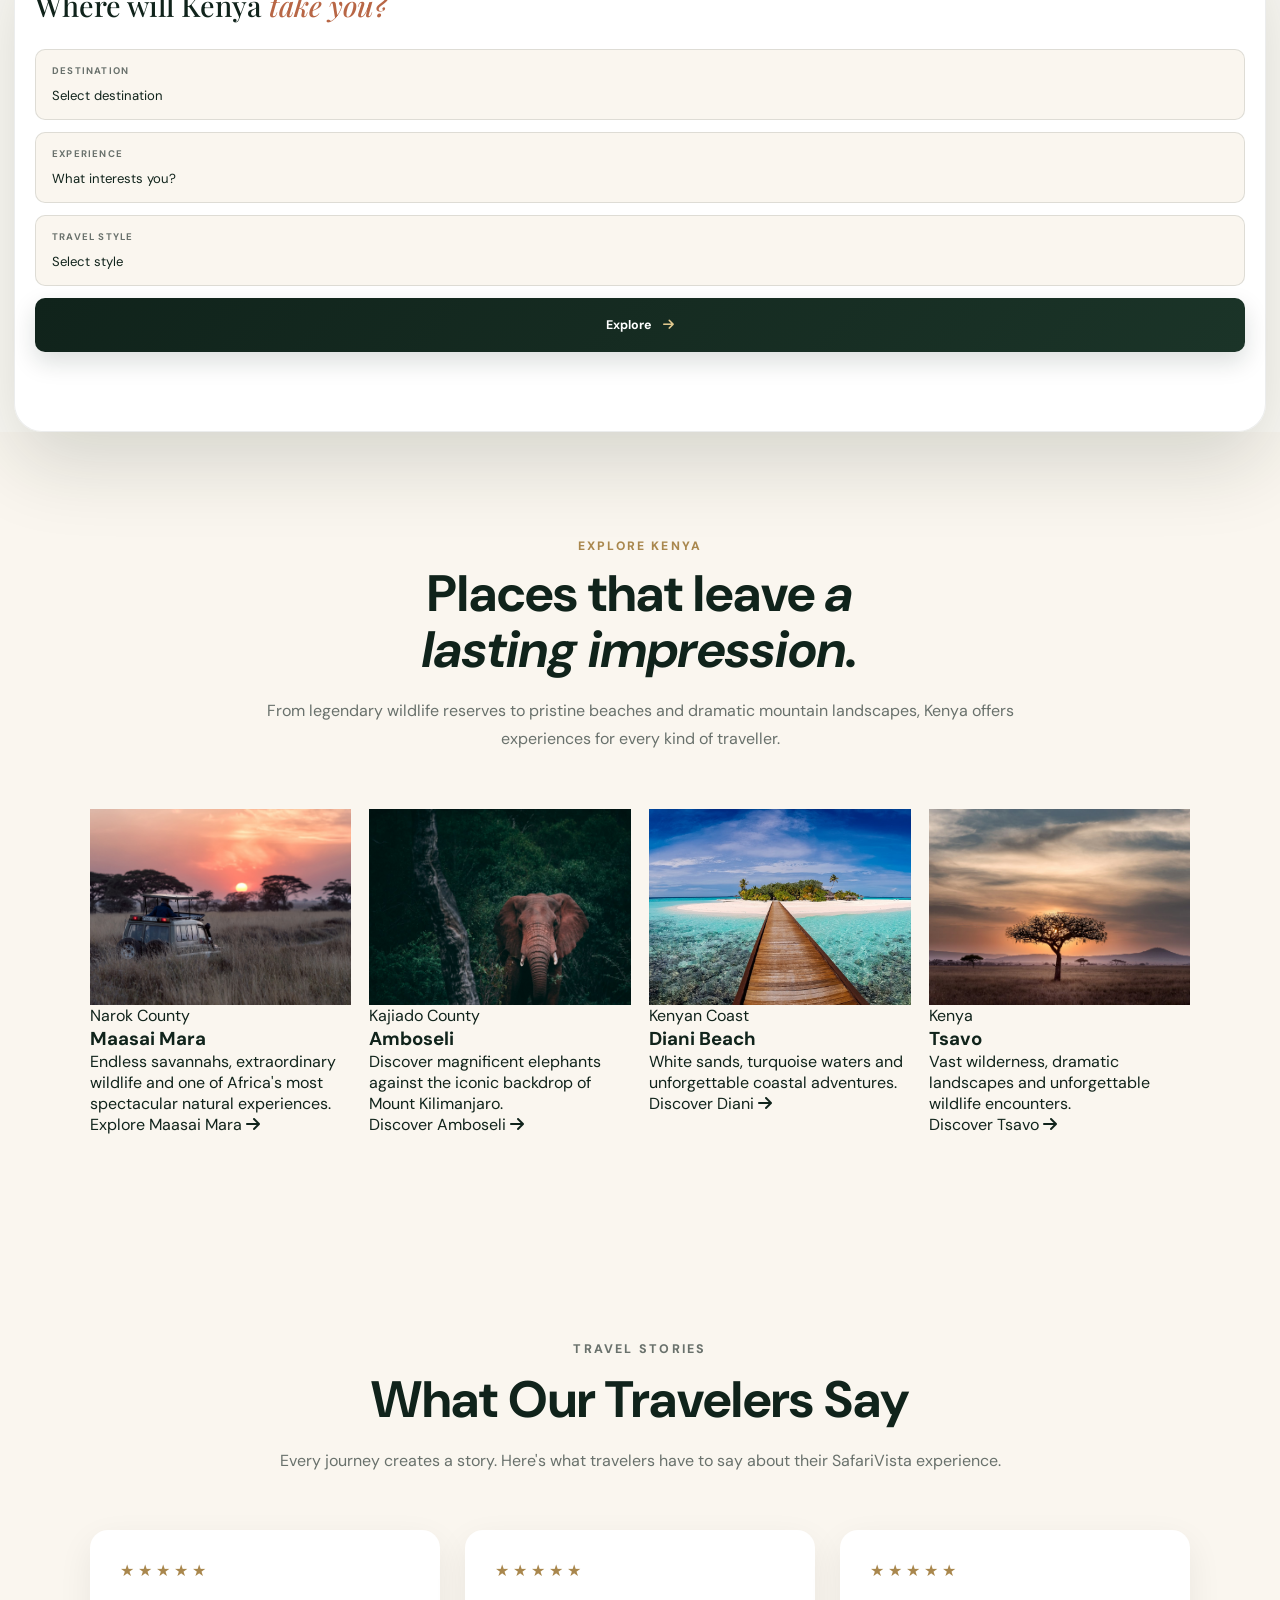
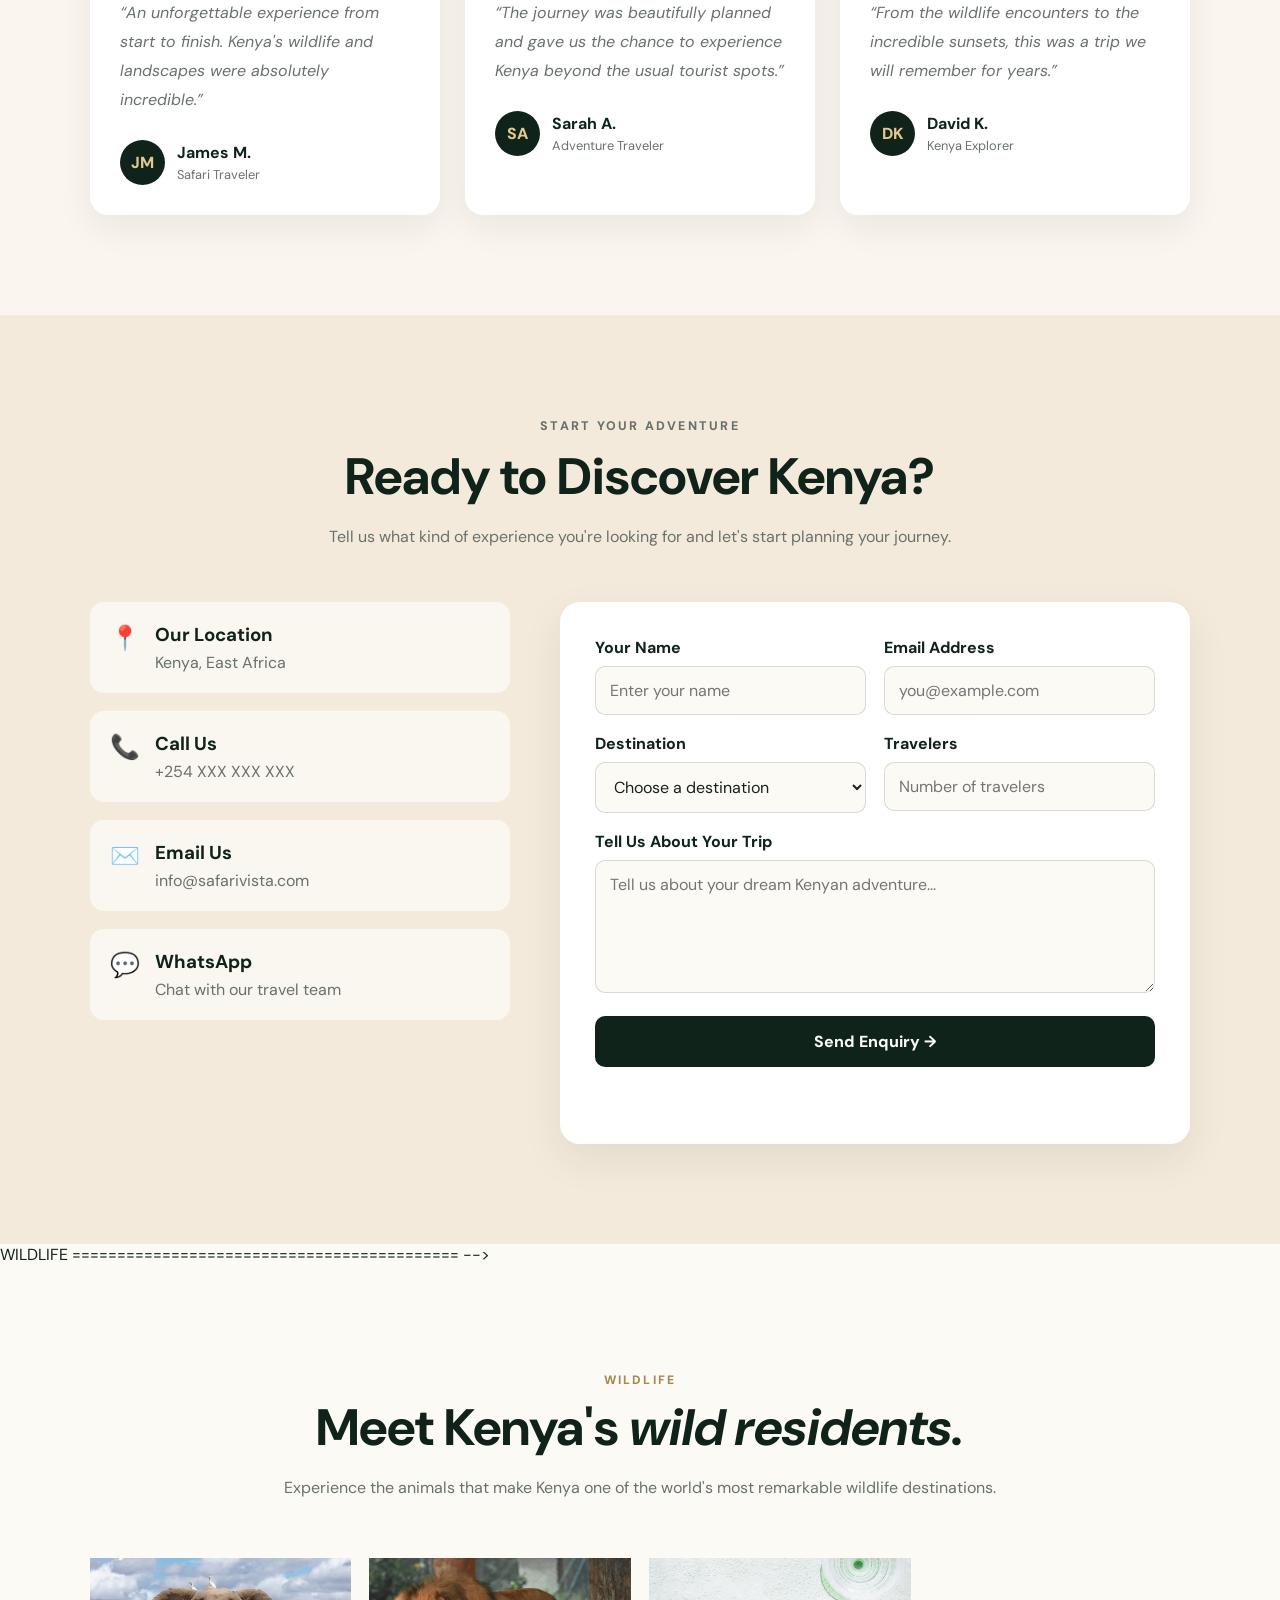
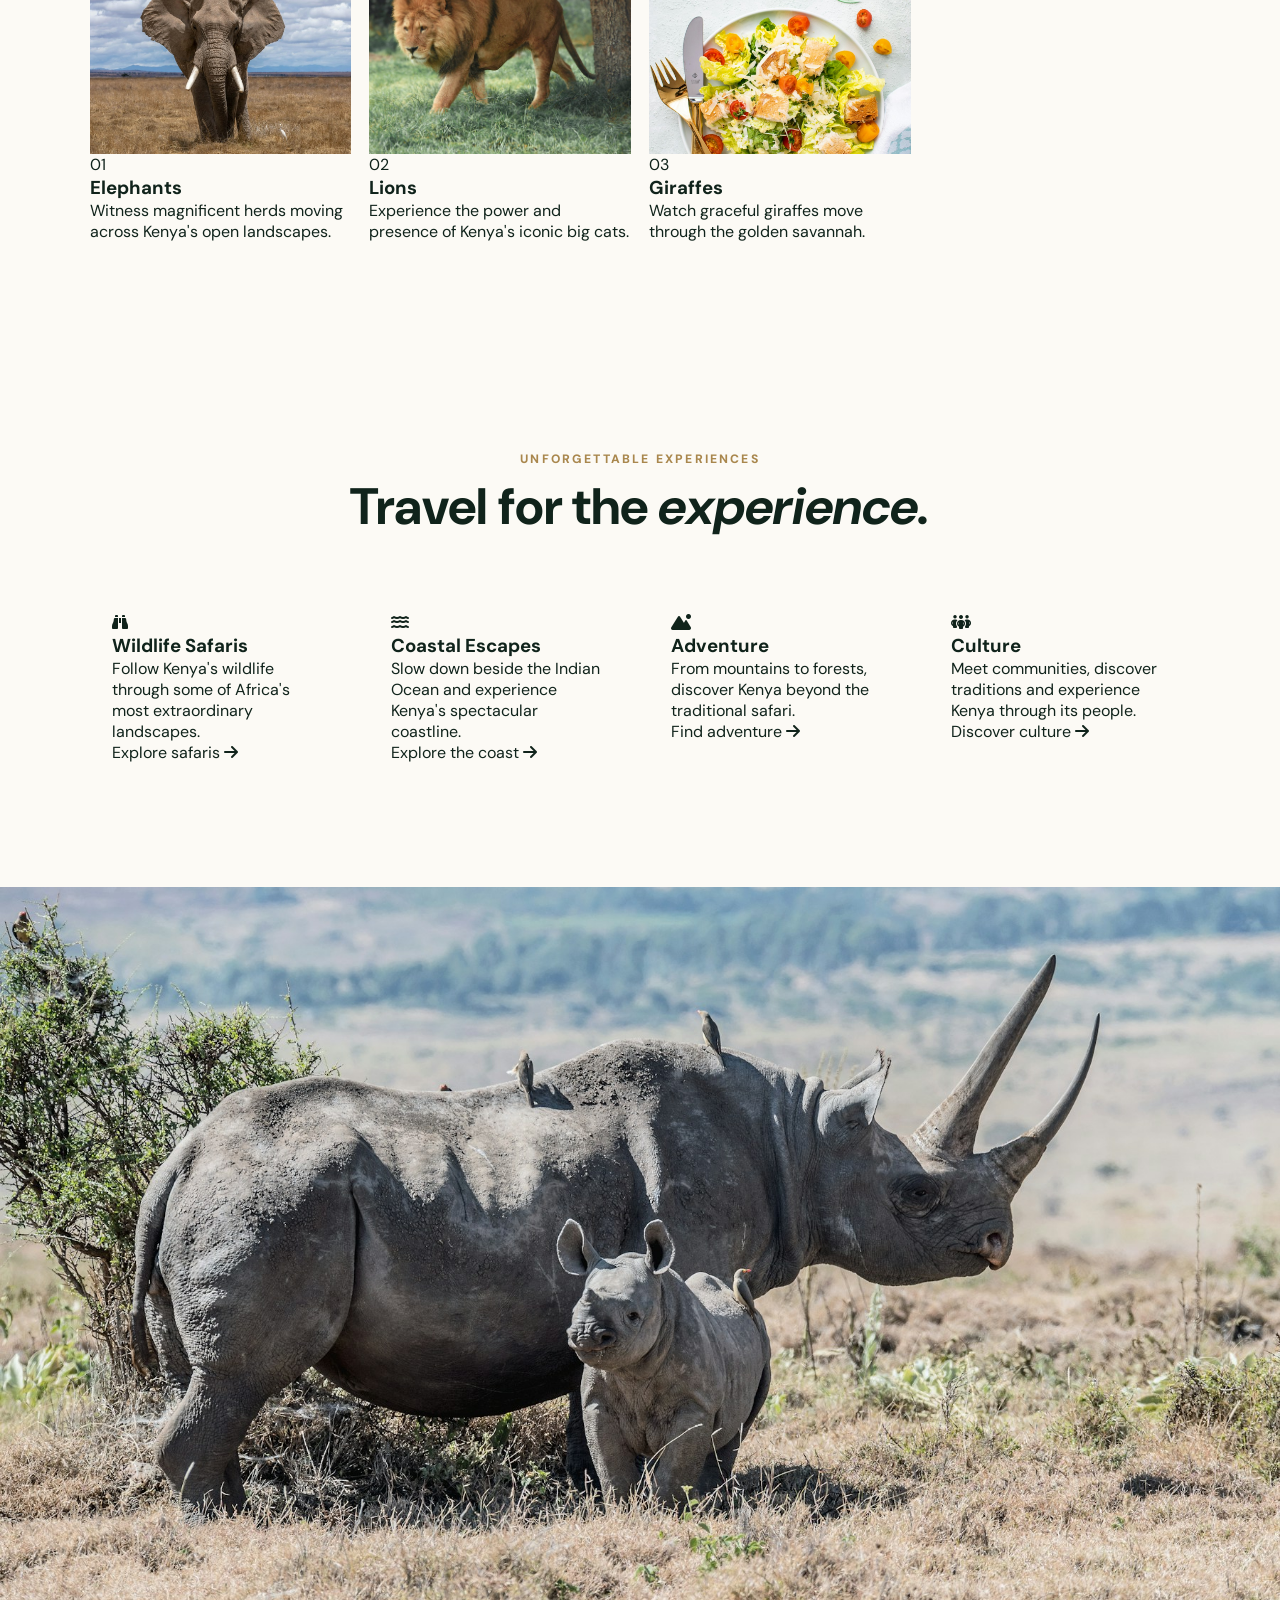
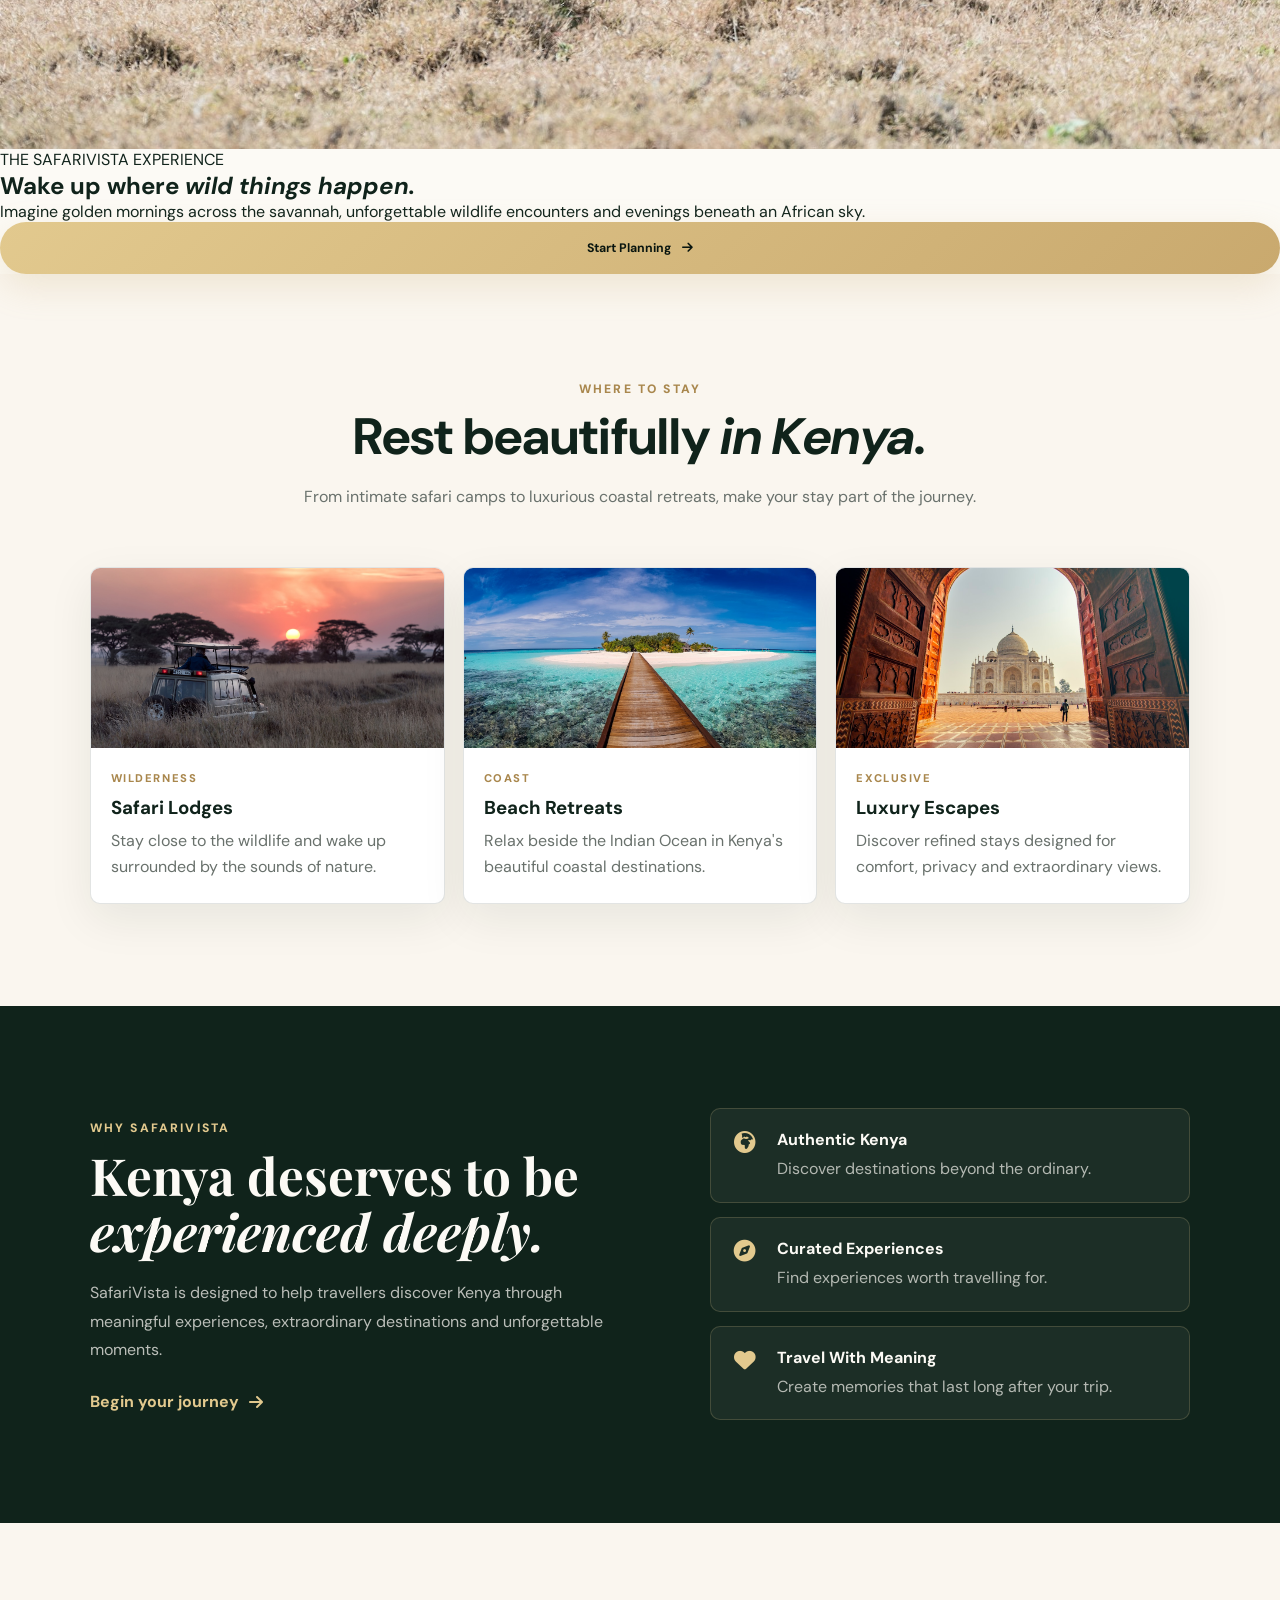
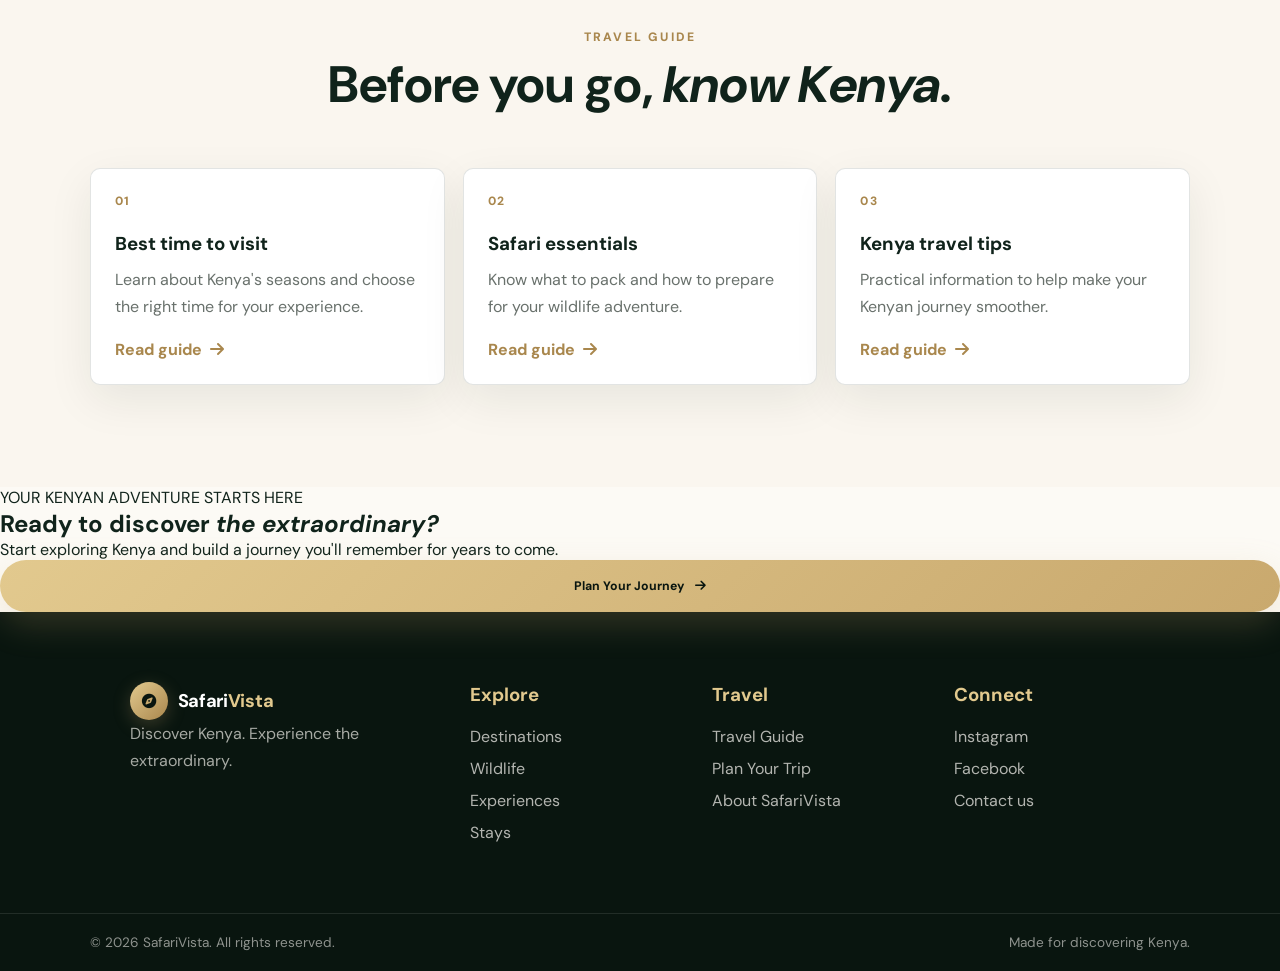
<file: SafariVista/index.html>
<!DOCTYPE html>
<html lang="en">

<head>
    <meta charset="UTF-8">

    <meta name="viewport" content="width=device-width, initial-scale=1.0">

    <title>SafariVista | Discover Kenya</title>

    <meta name="description"
        content="Discover unforgettable Kenyan safaris, wildlife, beaches, culture, adventures and exceptional stays with SafariVista.">

    <meta name="keywords"
        content="Kenya safari, Maasai Mara, Amboseli, Diani Beach, Kenya tourism, wildlife safari, African safari">

    <meta name="theme-color" content="#10231b">

    <!-- Open Graph -->
    <meta property="og:title" content="SafariVista | Discover Kenya">
    <meta property="og:description"
        content="Explore Kenya's wildlife, landscapes, beaches, culture and unforgettable safari experiences.">
    <meta property="og:type" content="website">

    <!-- Fonts -->
    <link rel="preconnect" href="https://fonts.googleapis.com">
    <link rel="preconnect" href="https://fonts.gstatic.com" crossorigin>

    <link href="https://fonts.googleapis.com/css2?family=DM+Sans:wght@400;500;600;700&family=Playfair+Display:wght@500;600;700&display=swap"
        rel="stylesheet">

    <!-- Font Awesome -->
    <link rel="stylesheet"
        href="https://cdnjs.cloudflare.com/ajax/libs/font-awesome/6.7.2/css/all.min.css">

    <!-- Main CSS -->
    <link rel="stylesheet" href="style.css">
</head>

<body>

    <a class="skip-link" href="#top">Skip to main content</a>

    <!-- ==========================================
         HEADER
    =========================================== -->

    <header class="site-header">

        <nav class="navbar" aria-label="Primary navigation">

            <a href="#top" class="logo" aria-label="SafariVista home">

                <span class="logo-icon">
                    <i class="fa-solid fa-compass"></i>
                </span>

                <span class="logo-text">
                    Safari<span>Vista</span>
                </span>

            </a>


            <div class="nav-links">

                <a href="#destinations">Destinations</a>

                <a href="#experiences">Experiences</a>

                <a href="#wildlife">Wildlife</a>

                <a href="#stays">Stays</a>

                <a href="#guide">Travel Guide</a>

                <a href="#about">About</a>

            </div>


            <a href="#planner" class="nav-cta">

                Plan Your Trip

                <i class="fa-solid fa-arrow-right"></i>

            </a>


            <button class="menu-toggle"
                aria-label="Open navigation menu"
                aria-expanded="false"
                type="button">

                <span aria-hidden="true"></span>
                <span aria-hidden="true"></span>
                <span aria-hidden="true"></span>

            </button>

        </nav>

    </header>


    <main id="top">

        <!-- ==========================================
             HERO
        =========================================== -->

        <section class="hero">

            <div class="hero-background">

                <!-- Your current hero setup is preserved -->
                <video
                    autoplay
                    muted
                    loop
                    playsinline
                    preload="metadata"
                    poster="assests/images/savannah.jpg">
                    <source src="https://cdn.coverr.co/videos/coverr-elephant-walk-1562164277493/1080p.mp4" type="video/mp4">
                </video>

            </div>


            <div class="hero-overlay"></div>


            <div class="hero-content">

                <div class="hero-label">

                    <span></span>

                    AUTHENTIC KENYA

                </div>


                <h1>

                    Discover Kenya.

                    <br>

                    <em>Experience the extraordinary.</em>

                </h1>


                <p class="hero-description">

                    From unforgettable wildlife encounters to
                    breathtaking coastlines and timeless cultural
                    experiences, discover Kenya beyond the ordinary.

                </p>


                <div class="hero-actions">

                    <a href="#destinations"
                        class="btn btn-primary">

                        Explore Kenya

                        <i class="fa-solid fa-arrow-right"></i>

                    </a>


                    <a href="#planner"
                        class="btn btn-secondary">

                        Plan Your Journey

                    </a>

                </div>

            </div>


            <div class="scroll-indicator">

                <span>SCROLL TO EXPLORE</span>

                <div class="scroll-line"></div>

            </div>


            <div class="hero-location">

                <i class="fa-solid fa-location-dot"></i>

                <span>Kenya, East Africa</span>

            </div>

        </section>
        <!-- Safari Experiences -->
<section class="experiences" id="experience-highlights">
  <div class="section-heading">
    <p class="eyebrow">DISCOVER KENYA</p>
    <h2>Unforgettable Safari Experiences</h2>
    <p>
      From thrilling wildlife encounters to peaceful sunsets,
      discover experiences that make every journey memorable.
    </p>
  </div>

  <div class="experience-grid">
    <article class="experience-card">
      <img src="assests/images/lion.jpg" alt="Lion on a Kenyan safari">
      <div class="experience-content">
        <span>🦁</span>
        <h3>Big Cat Encounters</h3>
        <p>Witness Kenya's iconic lions and unforgettable predators in the wild.</p>
        <a href="#packages">Explore Experience →</a>
      </div>
    </article>

    <article class="experience-card">
      <img src="assests/images/elephants.jpg" alt="Elephants on safari">
      <div class="experience-content">
        <span>🐘</span>
        <h3>Elephant Adventures</h3>
        <p>Experience the beauty and majesty of Kenya's incredible elephants.</p>
        <a href="#packages">Explore Experience →</a>
      </div>
    </article>

    <article class="experience-card">
      <img src="assests/images/sunset.jpg" alt="African safari sunset">
      <div class="experience-content">
        <span>🌅</span>
        <h3>Sunset Adventures</h3>
        <p>End your safari day surrounded by breathtaking African sunsets.</p>
        <a href="#packages">Explore Experience →</a>
      </div>
    </article>

    <article class="experience-card">
      <img src="assests/images/mountain.jpg" alt="Kenyan safari landscape">
      <div class="experience-content">
        <span>🏔️</span>
        <h3>Mountain Adventures</h3>
        <p>Discover Kenya's spectacular mountains and scenic landscapes.</p>
        <a href="#packages">Explore Experience →</a>
      </div>
    </article>

    <article class="experience-card">
      <img src="assests/images/landscape.jpg" alt="Kenyan landscape and safari">
      <div class="experience-content">
        <span>🌴</span>
        <h3>Coastal Escapes</h3>
        <p>Relax on Kenya's beautiful coast after an exciting safari.</p>
        <a href="#packages">Explore Experience →</a>
      </div>
    </article>

    <article class="experience-card">
      <img src="assests/images/lodge.jpg" alt="Kenyan lodge experience">
      <div class="experience-content">
        <span>🛖</span>
        <h3>Cultural Experiences</h3>
        <p>Connect with Kenya's rich culture, traditions and communities.</p>
        <a href="#packages">Explore Experience →</a>
      </div>
    </article>
  </div>
</section>


        <!-- ==========================================
             TRIP FINDER
        =========================================== -->
        <!-- ==========================================
     SAFARI PACKAGES
=========================================== -->

<section class="packages" id="packages">
  <div class="section-heading">
    <p class="eyebrow">PLAN YOUR ADVENTURE</p>
    <h2>Featured Safari Packages</h2>
    <p>
      Carefully designed journeys that bring you closer to Kenya's
      wildlife, landscapes and unforgettable experiences.
    </p>
  </div>

  <div class="packages-grid">

    <article class="package-card">
      <div class="package-image">
        <img src="assests/images/savannah.jpg" alt="Maasai Mara wildlife safari">
        <span class="package-badge">POPULAR</span>
      </div>

      <div class="package-content">
        <p class="package-duration">3 DAYS / 2 NIGHTS</p>
        <h3>Maasai Mara Adventure</h3>
        <p>
          Discover the legendary Maasai Mara with exciting game drives
          and incredible wildlife encounters.
        </p>

        <div class="package-meta">
          <span>📍 Maasai Mara</span>
          <span>🦁 Wildlife Safari</span>
        </div>

        <div class="package-bottom">
          <strong>From KSh 35,000</strong>
          <a href="#contact">View Package →</a>
        </div>
      </div>
    </article>


    <article class="package-card">
      <div class="package-image">
        <img src="assests/images/lion.jpg" alt="Amboseli elephant safari">
      </div>

      <div class="package-content">
        <p class="package-duration">4 DAYS / 3 NIGHTS</p>
        <h3>Amboseli &amp; Tsavo Escape</h3>
        <p>
          Experience spectacular landscapes, elephants and unforgettable
          wildlife across two iconic Kenyan destinations.
        </p>

        <div class="package-meta">
          <span>📍 Amboseli &amp; Tsavo</span>
          <span>🐘 Wildlife Safari</span>
        </div>

        <div class="package-bottom">
          <strong>From KSh 48,000</strong>
          <a href="#contact">View Package →</a>
        </div>
      </div>
    </article>


    <article class="package-card">
      <div class="package-image">
        <img src="assests/images/mountain.jpg" alt="Kenya safari sunset">
      </div>

      <div class="package-content">
        <p class="package-duration">5 DAYS / 4 NIGHTS</p>
        <h3>Kenya Wildlife Discovery</h3>
        <p>
          Combine breathtaking scenery and unforgettable wildlife
          encounters on a carefully planned Kenyan adventure.
        </p>

        <div class="package-meta">
          <span>📍 Kenya</span>
          <span>🌍 Adventure</span>
        </div>

        <div class="package-bottom">
          <strong>From KSh 60,000</strong>
          <a href="#contact">View Package →</a>
        </div>
      </div>
    </article>

  </div>
</section>
<!-- ==========================================
     WHY CHOOSE SAFARIVISTA
=========================================== -->

<section class="why-safarivista" id="why-us">

    <div class="section-heading">
        <p class="eyebrow">WHY SAFARIVISTA</p>

        <h2>Travel With Confidence</h2>

        <p>
            We create meaningful Kenyan journeys that combine
            unforgettable experiences, local knowledge and thoughtful planning.
        </p>
    </div>

    <div class="why-us-grid">

        <article class="why-us-card">
            <span class="why-us-icon">🦁</span>
            <h3>Authentic Experiences</h3>
            <p>
                Discover Kenya through wildlife, landscapes,
                culture and experiences beyond the ordinary.
            </p>
        </article>

        <article class="why-us-card">
            <span class="why-us-icon">🧭</span>
            <h3>Local Knowledge</h3>
            <p>
                Explore Kenya with carefully planned journeys
                designed around the places and experiences that matter.
            </p>
        </article>

        <article class="why-us-card">
            <span class="why-us-icon">✨</span>
            <h3>Personalized Journeys</h3>
            <p>
                Choose experiences that fit your interests,
                travel style and adventure goals.
            </p>
        </article>

        <article class="why-us-card">
            <span class="why-us-icon">🤝</span>
            <h3>Reliable Support</h3>
            <p>
                From planning to your journey, we're here to make
                your travel experience simple and enjoyable.
            </p>
        </article>

        <article class="why-us-card">
            <span class="why-us-icon">🌍</span>
            <h3>Responsible Travel</h3>
            <p>
                Experience Kenya while appreciating its wildlife,
                communities, culture and natural environment.
            </p>
        </article>

        <article class="why-us-card">
            <span class="why-us-icon">⭐</span>
            <h3>Memorable Adventures</h3>
            <p>
                Every journey should leave you with stories,
                memories and a reason to explore Kenya again.
            </p>
        </article>

    </div>

</section>
<!-- ==========================================
     SAFARIVISTA GALLERY
=========================================== -->

<section class="gallery" id="gallery">

    <div class="section-heading">
        <p class="eyebrow">KENYA IN FOCUS</p>

        <h2>Moments Worth Remembering</h2>

        <p>
            A glimpse of the wildlife, landscapes and unforgettable
            moments waiting to be discovered across Kenya.
        </p>
    </div>

    <div class="gallery-grid">

        <div class="gallery-item gallery-large">
            <img src="assests/images/lion.jpg"
                 alt="Kenyan wildlife safari">
        </div>

        <div class="gallery-item">
            <img src="assests/images/wildlife.jpg"
                 alt="Kenyan safari experience">
        </div>

        <div class="gallery-item gallery-wide">
            <img src="assests/images/coast.jpg"
                 alt="Kenyan sunset">
        </div>

    </div>

</section>

        <section class="trip-finder" id="planner">

            <div class="trip-finder-heading">

                <span>PLAN YOUR JOURNEY</span>

                <h2>
                    Where will Kenya
                    <em>take you?</em>
                </h2>

            </div>


            <form class="trip-form">

                <div class="trip-field">

                    <label for="destination">
                        Destination
                    </label>

                    <select id="destination">

                        <option>Select destination</option>

                        <option>Maasai Mara</option>

                        <option>Amboseli</option>

                        <option>Diani Beach</option>

                        <option>Mombasa</option>

                        <option>Mount Kenya</option>

                        <option>Nairobi</option>

                        <option>Tsavo</option>

                    </select>

                </div>


                <div class="trip-field">

                    <label for="experience">
                        Experience
                    </label>

                    <select id="experience">

                        <option>What interests you?</option>

                        <option>Wildlife Safari</option>

                        <option>Beach Escape</option>

                        <option>Adventure</option>

                        <option>Culture</option>

                        <option>Luxury</option>

                    </select>

                </div>


                <div class="trip-field">

                    <label for="style">
                        Travel style
                    </label>

                    <select id="style">

                        <option>Select style</option>

                        <option>Luxury</option>

                        <option>Comfort</option>

                        <option>Budget Friendly</option>

                        <option>Adventure</option>

                        <option>Family</option>

                    </select>

                </div>


                <button class="trip-search"
                    type="submit">

                    Explore

                    <i class="fa-solid fa-arrow-right"></i>

                </button>

                <div class="form-status" data-form="trip" aria-live="polite"></div>

            </form>

        </section>


        <!-- ==========================================
             DESTINATIONS
        =========================================== -->

        <section class="section destinations"
            id="destinations">

            <div class="section-heading">

                <span>EXPLORE KENYA</span>

                <h2>
                    Places that leave
                    <em>a lasting impression.</em>
                </h2>

                <p>
                    From legendary wildlife reserves to pristine
                    beaches and dramatic mountain landscapes,
                    Kenya offers experiences for every kind of traveller.
                </p>

            </div>


            <div class="destination-grid">


                <article class="destination-card featured">

                    <div class="destination-image">

                        <img
                            src="assests/images/savannah.jpg"
                            alt="Wildlife and landscape in Kenya"
                            loading="lazy">

                    </div>


                    <div class="destination-content">

                        <span class="destination-location">
                            Narok County
                        </span>

                        <h3>Maasai Mara</h3>

                        <p>
                            Endless savannahs, extraordinary wildlife
                            and one of Africa's most spectacular natural
                            experiences.
                        </p>

                        <a href="#planner"
                            class="destination-link">

                            Explore Maasai Mara

                            <i class="fa-solid fa-arrow-right"></i>

                        </a>

                    </div>

                </article>


                <article class="destination-card">

                    <div class="destination-image">

                        <img
                            src="assests/images/landscape.jpg"
                            alt="Elephants in Amboseli"
                            loading="lazy">

                    </div>


                    <div class="destination-content">

                        <span class="destination-location">
                            Kajiado County
                        </span>

                        <h3>Amboseli</h3>

                        <p>
                            Discover magnificent elephants against
                            the iconic backdrop of Mount Kilimanjaro.
                        </p>

                        <a href="#planner"
                            class="destination-link">

                            Discover Amboseli

                            <i class="fa-solid fa-arrow-right"></i>

                        </a>

                    </div>

                </article>


                <article class="destination-card">

                    <div class="destination-image">

                        <img
                            src="assests/images/coast.jpg"
                            alt="Diani Beach on the Kenyan coast"
                            loading="lazy">

                    </div>


                    <div class="destination-content">

                        <span class="destination-location">
                            Kenyan Coast
                        </span>

                        <h3>Diani Beach</h3>

                        <p>
                            White sands, turquoise waters and
                            unforgettable coastal adventures.
                        </p>

                        <a href="#planner"
                            class="destination-link">

                            Discover Diani

                            <i class="fa-solid fa-arrow-right"></i>

                        </a>

                    </div>

                </article>


                <article class="destination-card">

                    <div class="destination-image">

                        <img
                            src="assests/images/wildlife.jpg"
                            alt="Kenyan wildlife landscape"
                            loading="lazy">

                    </div>


                    <div class="destination-content">

                        <span class="destination-location">
                            Kenya
                        </span>

                        <h3>Tsavo</h3>

                        <p>
                            Vast wilderness, dramatic landscapes
                            and unforgettable wildlife encounters.
                        </p>

                        <a href="#planner"
                            class="destination-link">

                            Discover Tsavo

                            <i class="fa-solid fa-arrow-right"></i>

                        </a>

                    </div>

                </article>


            </div>

        </section>
        <!-- ==========================================
     TESTIMONIALS
=========================================== -->

<section class="testimonials" id="testimonials">

    <div class="section-heading">
        <p class="eyebrow">TRAVEL STORIES</p>

        <h2>What Our Travelers Say</h2>

        <p>
            Every journey creates a story. Here's what travelers
            have to say about their SafariVista experience.
        </p>
    </div>

    <div class="testimonial-grid">

        <article class="testimonial-card">
            <div class="testimonial-stars">★★★★★</div>

            <p>
                “An unforgettable experience from start to finish.
                Kenya's wildlife and landscapes were absolutely incredible.”
            </p>

            <div class="testimonial-author">
                <div class="author-avatar">JM</div>
                <div>
                    <strong>James M.</strong>
                    <span>Safari Traveler</span>
                </div>
            </div>
        </article>


        <article class="testimonial-card">
            <div class="testimonial-stars">★★★★★</div>

            <p>
                “The journey was beautifully planned and gave us the
                chance to experience Kenya beyond the usual tourist spots.”
            </p>

            <div class="testimonial-author">
                <div class="author-avatar">SA</div>
                <div>
                    <strong>Sarah A.</strong>
                    <span>Adventure Traveler</span>
                </div>
            </div>
        </article>


        <article class="testimonial-card">
            <div class="testimonial-stars">★★★★★</div>

            <p>
                “From the wildlife encounters to the incredible sunsets,
                this was a trip we will remember for years.”
            </p>

            <div class="testimonial-author">
                <div class="author-avatar">DK</div>
                <div>
                    <strong>David K.</strong>
                    <span>Kenya Explorer</span>
                </div>
            </div>
        </article>

    </div>

</section>
<!-- ==========================================
     CONTACT & BOOKING
=========================================== -->

<section class="contact-booking" id="contact">

    <div class="contact-heading">
        <p class="eyebrow">START YOUR ADVENTURE</p>

        <h2>Ready to Discover Kenya?</h2>

        <p>
            Tell us what kind of experience you're looking for
            and let's start planning your journey.
        </p>
    </div>

    <div class="contact-grid">

        <div class="contact-info">

            <div class="contact-item">
                <span class="contact-icon">📍</span>
                <div>
                    <h3>Our Location</h3>
                    <p>Kenya, East Africa</p>
                </div>
            </div>

            <div class="contact-item">
                <span class="contact-icon">📞</span>
                <div>
                    <h3>Call Us</h3>
                    <p>+254 XXX XXX XXX</p>
                </div>
            </div>

            <div class="contact-item">
                <span class="contact-icon">✉️</span>
                <div>
                    <h3>Email Us</h3>
                    <p>info@safarivista.com</p>
                </div>
            </div>

            <div class="contact-item">
                <span class="contact-icon">💬</span>
                <div>
                    <h3>WhatsApp</h3>
                    <p>Chat with our travel team</p>
                </div>
            </div>

        </div>


        <form class="booking-form" id="bookingForm">

            <div class="form-row">

                <div class="form-group">
                    <label for="name">Your Name</label>
                    <input
                        type="text"
                        id="name"
                        name="name"
                        placeholder="Enter your name"
                        required
                    >
                </div>

                <div class="form-group">
                    <label for="email">Email Address</label>
                    <input
                        type="email"
                        id="email"
                        name="email"
                        placeholder="you@example.com"
                        required
                    >
                </div>

            </div>

            <div class="form-row">

                <div class="form-group">
                    <label for="booking-destination">Destination</label>

                    <select id="booking-destination" name="destination">
                        <option value="">Choose a destination</option>
                        <option value="maasai-mara">Maasai Mara</option>
                        <option value="amboseli">Amboseli</option>
                        <option value="tsavo">Tsavo</option>
                        <option value="samburu">Samburu</option>
                        <option value="lake-nakuru">Lake Nakuru</option>
                        <option value="diani">Diani Beach</option>
                    </select>
                </div>

                <div class="form-group">
                    <label for="travelers">Travelers</label>

                    <input
                        type="number"
                        id="travelers"
                        name="travelers"
                        min="1"
                        placeholder="Number of travelers"
                    >
                </div>

            </div>

            <div class="form-group">
                <label for="message">Tell Us About Your Trip</label>

                <textarea
                    id="message"
                    name="message"
                    rows="5"
                    placeholder="Tell us about your dream Kenyan adventure..."
                ></textarea>
            </div>

            <button type="submit" class="booking-button">
                Send Enquiry →
            </button>

            <div class="form-status" data-form="booking" aria-live="polite"></div>

        </form>

    </div>

</section>
             WILDLIFE
        =========================================== -->

        <section class="section wildlife-section"
            id="wildlife">

            <div class="section-heading">

                <span>WILDLIFE</span>

                <h2>
                    Meet Kenya's
                    <em>wild residents.</em>
                </h2>

                <p>
                    Experience the animals that make Kenya one of
                    the world's most remarkable wildlife destinations.
                </p>

            </div>


            <div class="wildlife-grid">


                <article class="wildlife-card">

                    <img
                        src="assests/images/elephants.jpg"
                        alt="African elephant"
                        loading="lazy">

                    <div class="wildlife-card-content">

                        <span>01</span>

                        <h3>Elephants</h3>

                        <p>
                            Witness magnificent herds moving across
                            Kenya's open landscapes.
                        </p>

                    </div>

                </article>


                <article class="wildlife-card">

                    <img
                        src="assests/images/lion.jpg"
                        alt="Lion in the African wilderness"
                        loading="lazy">

                    <div class="wildlife-card-content">

                        <span>02</span>

                        <h3>Lions</h3>

                        <p>
                            Experience the power and presence of
                            Kenya's iconic big cats.
                        </p>

                    </div>

                </article>


                <article class="wildlife-card">

                    <img
                        src="assests/images/giraffe.jpg"
                        alt="Giraffe in the Kenyan savannah"
                        loading="lazy">

                    <div class="wildlife-card-content">

                        <span>03</span>

                        <h3>Giraffes</h3>

                        <p>
                            Watch graceful giraffes move through
                            the golden savannah.
                        </p>

                    </div>

                </article>


            </div>

        </section>


        <!-- ==========================================
             EXPERIENCES
        =========================================== -->

        <section class="section experiences"
            id="experiences">

            <div class="section-heading">

                <span>UNFORGETTABLE EXPERIENCES</span>

                <h2>
                    Travel for the
                    <em>experience.</em>
                </h2>

            </div>


            <div class="experience-grid">


                <article class="experience-item">

                    <div class="experience-icon">

                        <i class="fa-solid fa-binoculars"></i>

                    </div>

                    <h3>Wildlife Safaris</h3>

                    <p>
                        Follow Kenya's wildlife through some of
                        Africa's most extraordinary landscapes.
                    </p>

                    <a href="#planner">
                        Explore safaris
                        <i class="fa-solid fa-arrow-right"></i>
                    </a>

                </article>


                <article class="experience-item">

                    <div class="experience-icon">

                        <i class="fa-solid fa-water"></i>

                    </div>

                    <h3>Coastal Escapes</h3>

                    <p>
                        Slow down beside the Indian Ocean and
                        experience Kenya's spectacular coastline.
                    </p>

                    <a href="#planner">
                        Explore the coast
                        <i class="fa-solid fa-arrow-right"></i>
                    </a>

                </article>


                <article class="experience-item">

                    <div class="experience-icon">

                        <i class="fa-solid fa-mountain-sun"></i>

                    </div>

                    <h3>Adventure</h3>

                    <p>
                        From mountains to forests, discover
                        Kenya beyond the traditional safari.
                    </p>

                    <a href="#planner">
                        Find adventure
                        <i class="fa-solid fa-arrow-right"></i>
                    </a>

                </article>


                <article class="experience-item">

                    <div class="experience-icon">

                        <i class="fa-solid fa-people-group"></i>

                    </div>

                    <h3>Culture</h3>

                    <p>
                        Meet communities, discover traditions
                        and experience Kenya through its people.
                    </p>

                    <a href="#planner">
                        Discover culture
                        <i class="fa-solid fa-arrow-right"></i>
                    </a>

                </article>

            </div>

        </section>


        <!-- ==========================================
             FEATURED SAFARI
        =========================================== -->

        <section class="featured-experience">

            <div class="featured-experience-image">

                <img
                    src="assests/images/beach.jpg"
                    alt="Safari experience in Kenya"
                    loading="lazy">

            </div>


            <div class="featured-experience-overlay"></div>


            <div class="featured-experience-content">

                <span>THE SAFARIVISTA EXPERIENCE</span>

                <h2>
                    Wake up where
                    <em>wild things happen.</em>
                </h2>

                <p>
                    Imagine golden mornings across the savannah,
                    unforgettable wildlife encounters and evenings
                    beneath an African sky.
                </p>

                <a href="#planner"
                    class="btn btn-primary">

                    Start Planning

                    <i class="fa-solid fa-arrow-right"></i>

                </a>

            </div>

        </section>


        <!-- ==========================================
             STAYS
        =========================================== -->

        <section class="section stays"
            id="stays">

            <div class="section-heading">

                <span>WHERE TO STAY</span>

                <h2>
                    Rest beautifully
                    <em>in Kenya.</em>
                </h2>

                <p>
                    From intimate safari camps to luxurious coastal
                    retreats, make your stay part of the journey.
                </p>

            </div>


            <div class="stays-grid">


                <article class="stay-card">

                    <div class="stay-image">

                        <img
                            src="assests/images/savannah.jpg"
                            alt="Safari lodge"
                            loading="lazy">

                    </div>

                    <div class="stay-content">

                        <span>WILDERNESS</span>

                        <h3>Safari Lodges</h3>

                        <p>
                            Stay close to the wildlife and wake up
                            surrounded by the sounds of nature.
                        </p>

                    </div>

                </article>


                <article class="stay-card">

                    <div class="stay-image">

                        <img
                            src="assests/images/coast.jpg"
                            alt="Coastal resort"
                            loading="lazy">

                    </div>

                    <div class="stay-content">

                        <span>COAST</span>

                        <h3>Beach Retreats</h3>

                        <p>
                            Relax beside the Indian Ocean in
                            Kenya's beautiful coastal destinations.
                        </p>

                    </div>

                </article>


                <article class="stay-card">

                    <div class="stay-image">

                        <img
                            src="assests/images/culture.jpg"
                            alt="Luxury accommodation"
                            loading="lazy">

                    </div>

                    <div class="stay-content">

                        <span>EXCLUSIVE</span>

                        <h3>Luxury Escapes</h3>

                        <p>
                            Discover refined stays designed for
                            comfort, privacy and extraordinary views.
                        </p>

                    </div>

                </article>

            </div>

        </section>


        <!-- ==========================================
             WHY SAFARIVISTA
        =========================================== -->

        <section class="why-section"
            id="about">

            <div class="why-content">

                <span>WHY SAFARIVISTA</span>

                <h2>
                    Kenya deserves to be
                    <em>experienced deeply.</em>
                </h2>

                <p>
                    SafariVista is designed to help travellers
                    discover Kenya through meaningful experiences,
                    extraordinary destinations and unforgettable
                    moments.
                </p>

                <a href="#planner"
                    class="text-link">

                    Begin your journey

                    <i class="fa-solid fa-arrow-right"></i>

                </a>

            </div>


            <div class="why-features">


                <div class="why-feature">

                    <i class="fa-solid fa-earth-africa"></i>

                    <div>

                        <h3>Authentic Kenya</h3>

                        <p>
                            Discover destinations beyond the ordinary.
                        </p>

                    </div>

                </div>


                <div class="why-feature">

                    <i class="fa-solid fa-compass"></i>

                    <div>

                        <h3>Curated Experiences</h3>

                        <p>
                            Find experiences worth travelling for.
                        </p>

                    </div>

                </div>


                <div class="why-feature">

                    <i class="fa-solid fa-heart"></i>

                    <div>

                        <h3>Travel With Meaning</h3>

                        <p>
                            Create memories that last long after your trip.
                        </p>

                    </div>

                </div>

            </div>

        </section>


        <!-- ==========================================
             TRAVEL GUIDE
        =========================================== -->

        <section class="section guide"
            id="guide">

            <div class="section-heading">

                <span>TRAVEL GUIDE</span>

                <h2>
                    Before you go,
                    <em>know Kenya.</em>
                </h2>

            </div>


            <div class="guide-grid">


                <article class="guide-card">

                    <div class="guide-number">
                        01
                    </div>

                    <h3>
                        Best time to visit
                    </h3>

                    <p>
                        Learn about Kenya's seasons and choose
                        the right time for your experience.
                    </p>

                    <a href="#">
                        Read guide
                        <i class="fa-solid fa-arrow-right"></i>
                    </a>

                </article>


                <article class="guide-card">

                    <div class="guide-number">
                        02
                    </div>

                    <h3>
                        Safari essentials
                    </h3>

                    <p>
                        Know what to pack and how to prepare
                        for your wildlife adventure.
                    </p>

                    <a href="#">
                        Read guide
                        <i class="fa-solid fa-arrow-right"></i>
                    </a>

                </article>


                <article class="guide-card">

                    <div class="guide-number">
                        03
                    </div>

                    <h3>
                        Kenya travel tips
                    </h3>

                    <p>
                        Practical information to help make
                        your Kenyan journey smoother.
                    </p>

                    <a href="#">
                        Read guide
                        <i class="fa-solid fa-arrow-right"></i>
                    </a>

                </article>

            </div>

        </section>


        <!-- ==========================================
             FINAL CTA
        =========================================== -->

        <section class="final-cta">

            <div class="final-cta-content">

                <span>YOUR KENYAN ADVENTURE STARTS HERE</span>

                <h2>
                    Ready to discover
                    <em>the extraordinary?</em>
                </h2>

                <p>
                    Start exploring Kenya and build a journey
                    you'll remember for years to come.
                </p>

                <a href="#planner"
                    class="btn btn-primary">

                    Plan Your Journey

                    <i class="fa-solid fa-arrow-right"></i>

                </a>

            </div>

        </section>

    </main>


    <!-- ==========================================
         FOOTER
    =========================================== -->

    <footer class="site-footer">

        <div class="footer-main">


            <div class="footer-brand">

                <a href="#top" class="logo">

                    <span class="logo-icon">

                        <i class="fa-solid fa-compass"></i>

                    </span>

                    <span class="logo-text">

                        Safari<span>Vista</span>

                    </span>

                </a>


                <p>
                    Discover Kenya. Experience the extraordinary.
                </p>

            </div>


            <div class="footer-column">

                <h3>Explore</h3>

                <a href="#destinations">Destinations</a>

                <a href="#wildlife">Wildlife</a>

                <a href="#experiences">Experiences</a>

                <a href="#stays">Stays</a>

            </div>


            <div class="footer-column">

                <h3>Travel</h3>

                <a href="#guide">Travel Guide</a>

                <a href="#planner">Plan Your Trip</a>

                <a href="#about">About SafariVista</a>

            </div>


            <div class="footer-column">

                <h3>Connect</h3>

                <a href="#">
                    Instagram
                </a>

                <a href="#">
                    Facebook
                </a>

                <a href="#">
                    Contact us
                </a>

            </div>

        </div>


        <div class="footer-bottom">

            <span>
                © 2026 SafariVista. All rights reserved.
            </span>

            <span>
                Made for discovering Kenya.
            </span>

        </div>

    </footer>


    <!-- JavaScript -->

    <script src="script.js?v=3"></script>

</body>

</html>
</file>
<file: style.css>
/* =========================================================
   SAFARIVISTA — PREMIUM TOURISM DESIGN SYSTEM
   Luxury Safari • Modern Africa • Hospitality
========================================================= */

:root {
    /* ---------- CORE PALETTE ---------- */
    --forest: #10231b;
    --forest-dark: #09150f;
    --forest-light: #1b3428;

    --sand: #f4eadb;
    --sand-light: #faf6ef;

    --ivory: #fcfaf5;
    --white: #ffffff;

    --gold: #c9a96e;
    --gold-light: #e2c98e;
    --gold-dark: #a9874d;

    --terracotta: #b86645;

    --charcoal: #18201c;
    --muted: #69716c;

    --border: rgba(16, 35, 27, 0.12);
    --border-light: rgba(255, 255, 255, 0.18);

    /* ---------- TYPOGRAPHY ---------- */
    --heading-font: "Playfair Display", serif;
    --body-font: "DM Sans", sans-serif;

    /* ---------- LAYOUT ---------- */
    --container: 1240px;

    /* ---------- EFFECTS ---------- */
    --radius-sm: 10px;
    --radius-md: 18px;
    --radius-lg: 28px;
    --radius-pill: 999px;

    --shadow-soft:
        0 15px 45px rgba(16, 35, 27, 0.08);

    --shadow-card:
        0 20px 60px rgba(16, 35, 27, 0.12);

    --transition:
        0.35s cubic-bezier(0.2, 0.8, 0.2, 1);
}


/* =========================================================
   RESET
========================================================= */

* {
    margin: 0;
    padding: 0;
    box-sizing: border-box;
}

html {
    scroll-behavior: smooth;
}

body {
    font-family: var(--body-font);
    background: var(--ivory);
    color: var(--forest);
    overflow-x: hidden;
}

img {
    max-width: 100%;
    display: block;
}

a {
    color: inherit;
    text-decoration: none;
}

button,
input,
select,
textarea {
    font: inherit;
}

button {
    border: none;
}

::selection {
    background: var(--gold);
    color: var(--forest-dark);
}


/* =========================================================
   GLOBAL UTILITIES
========================================================= */

.container {
    width: min(100% - 40px, var(--container));
    margin-inline: auto;
}


/* =========================================================
   HEADER
========================================================= */

.site-header {
    position: fixed;
    top: 0;
    left: 0;

    width: 100%;

    padding: 22px 4%;

    z-index: 1000;

    pointer-events: none;
}

.navbar {
    position: relative;
    width: min(100%, var(--container));
    margin: auto;

    display: flex;
    align-items: center;
    justify-content: space-between;

    padding: 13px 15px 13px 18px;

    border:
        1px solid
        rgba(255, 255, 255, 0.17);

    border-radius: var(--radius-pill);

    background:
        linear-gradient(
            135deg,
            rgba(16, 35, 27, 0.72),
            rgba(9, 21, 15, 0.48)
        );

    backdrop-filter: blur(22px);
    -webkit-backdrop-filter: blur(22px);

    box-shadow:
        0 10px 40px rgba(0, 0, 0, 0.12);

    pointer-events: auto;

    transition:
        background var(--transition),
        box-shadow var(--transition),
        transform var(--transition);
}


/* =========================================================
   LOGO
========================================================= */

.logo {
    display: flex;
    align-items: center;
    gap: 10px;

    color: var(--white);

    font-size: 1.15rem;
    font-weight: 700;

    letter-spacing: -0.3px;
}

.logo-icon {
    width: 38px;
    height: 38px;

    display: grid;
    place-items: center;

    border-radius: 50%;

    background:
        linear-gradient(
            135deg,
            var(--gold-light),
            var(--gold-dark)
        );

    color: var(--forest-dark);

    box-shadow:
        0 5px 18px rgba(201, 169, 110, 0.25);
}

.logo-icon i {
    font-size: 0.9rem;
}

.logo-text span {
    color: var(--gold-light);
}


/* =========================================================
   NAVIGATION
========================================================= */

.nav-links {
    display: flex;
    align-items: center;
    gap: 30px;
}

.nav-links a {
    position: relative;

    color: rgba(255, 255, 255, 0.78);

    font-size: 0.78rem;
    font-weight: 500;

    transition:
        color var(--transition);
}

.nav-links a:hover {
    color: var(--white);
}

.nav-links a::after {
    content: "";

    position: absolute;

    left: 50%;
    bottom: -8px;

    width: 0;
    height: 1px;

    background: var(--gold-light);

    transform: translateX(-50%);

    transition:
        width var(--transition);
}

.nav-links a:hover::after {
    width: 100%;
}


/* =========================================================
   NAV CTA
========================================================= */

.nav-cta {
    display: flex;
    align-items: center;
    gap: 9px;

    padding: 11px 18px;

    border-radius: var(--radius-pill);

    background:
        linear-gradient(
            135deg,
            var(--gold-light),
            var(--gold)
        );

    color: var(--forest-dark);

    font-size: 0.76rem;
    font-weight: 700;

    box-shadow:
        0 6px 20px rgba(201, 169, 110, 0.18);

    transition:
        transform var(--transition),
        box-shadow var(--transition);
}

.nav-cta:hover {
    transform: translateY(-2px);

    box-shadow:
        0 10px 28px rgba(201, 169, 110, 0.3);
}

.nav-cta i {
    font-size: 0.65rem;
}


/* =========================================================
   MOBILE MENU
========================================================= */

.menu-toggle {
    display: none;

    width: 42px;
    height: 42px;

    border-radius: 50%;

    background:
        rgba(255, 255, 255, 0.08);

    cursor: pointer;
    transition: background var(--transition), transform var(--transition);
}

.menu-toggle:hover {
    background: rgba(255, 255, 255, 0.14);
}

.menu-toggle span {
    display: block;

    width: 18px;
    height: 2px;

    margin: 4px auto;

    background: var(--white);

    border-radius: 10px;

    transition: var(--transition);
}

.navbar.nav-open .menu-toggle span:nth-child(1) {
    transform: translateY(6px) rotate(45deg);
}

.navbar.nav-open .menu-toggle span:nth-child(2) {
    opacity: 0;
}

.navbar.nav-open .menu-toggle span:nth-child(3) {
    transform: translateY(-6px) rotate(-45deg);
}


/* =========================================================
   HERO
========================================================= */

.hero {
    position: relative;

    min-height: 100svh;

    display: flex;
    align-items: center;

    padding:
        150px 6%
        120px;

    color: var(--white);

    isolation: isolate;

    overflow: hidden;
}


/* =========================================================
   HERO IMAGE
========================================================= */

.hero-background {
    position: absolute;

    inset: 0;

    z-index: -3;

    background-image:
        url("assests/images/savannah.jpg");

    background-size: cover;
    background-position: center center;
    background-repeat: no-repeat;

    transform: scale(1.08);
    animation:
        heroMotion 18s ease-in-out infinite alternate;
}

@keyframes heroMotion {
    0% {
        transform: scale(1.08) translate3d(0, 0, 0);
        background-position: center center;
    }

    50% {
        transform: scale(1.12) translate3d(-10px, -12px, 0);
        background-position: center 55%;
    }

    100% {
        transform: scale(1.06) translate3d(10px, 8px, 0);
        background-position: center 45%;
    }
}


/* =========================================================
   HERO OVERLAY
========================================================= */

.hero-overlay {
    position: absolute;

    inset: 0;

    z-index: -2;

    background:

        linear-gradient(
            90deg,
            rgba(7, 18, 12, 0.94) 0%,
            rgba(7, 18, 12, 0.76) 30%,
            rgba(7, 18, 12, 0.38) 65%,
            rgba(7, 18, 12, 0.15) 100%
        ),

        linear-gradient(
            0deg,
            rgba(7, 18, 12, 0.75),
            transparent 50%
        );
}


/* =========================================================
   SUBTLE HERO LIGHT
========================================================= */

.hero::after {
    content: "";

    position: absolute;

    width: 600px;
    height: 600px;

    right: -250px;
    top: 10%;

    background:
        radial-gradient(
            circle,
            rgba(201, 169, 110, 0.14),
            transparent 70%
        );

    pointer-events: none;

    z-index: -1;
}


/* =========================================================
   HERO CONTENT
========================================================= */

.hero-content {
    position: relative;

    max-width: 790px;

    margin-left:
        max(
            0px,
            calc((100vw - var(--container)) / 2)
        );

    z-index: 2;

    animation:
        heroContentIn 1s
        cubic-bezier(0.2, 0.8, 0.2, 1)
        both;
}

@keyframes heroContentIn {

    from {
        opacity: 0;
        transform: translateY(25px);
    }

    to {
        opacity: 1;
        transform: translateY(0);
    }
}


/* =========================================================
   HERO LABEL
========================================================= */

.hero-label {
    display: flex;
    align-items: center;
    gap: 12px;

    margin-bottom: 27px;

    color: var(--gold-light);

    font-size: 0.68rem;
    font-weight: 700;

    letter-spacing: 3.5px;
}

.hero-label span {
    width: 36px;
    height: 1px;

    background:
        linear-gradient(
            90deg,
            var(--gold-light),
            transparent
        );
}


/* =========================================================
   HERO HEADING
========================================================= */

.hero h1 {
    font-family: var(--heading-font);

    font-size:
        clamp(
            3.5rem,
            7vw,
            6.8rem
        );

    line-height: 0.96;

    font-weight: 500;

    letter-spacing: -3px;
}

.hero h1 em {
    color: var(--gold-light);

    font-style: italic;

    text-shadow:
        0 5px 35px
        rgba(226, 201, 142, 0.1);
}


/* =========================================================
   HERO DESCRIPTION
========================================================= */

.hero-description {
    max-width: 570px;

    margin-top: 32px;

    color:
        rgba(255, 255, 255, 0.78);

    font-size: 1rem;

    line-height: 1.85;
}


/* =========================================================
   HERO BUTTONS
========================================================= */

.hero-actions {
    display: flex;
    align-items: center;
    gap: 14px;

    margin-top: 38px;
}

.btn {
    display: inline-flex;
    align-items: center;
    justify-content: center;

    gap: 11px;

    min-height: 52px;

    padding:
        0 22px;

    border-radius:
        var(--radius-pill);

    font-size: 0.77rem;
    font-weight: 700;

    transition:
        transform var(--transition),
        background var(--transition),
        box-shadow var(--transition),
        border-color var(--transition);
}

.btn-primary {
    background:
        linear-gradient(
            135deg,
            var(--gold-light),
            var(--gold)
        );

    color: var(--forest-dark);

    box-shadow:
        0 12px 35px
        rgba(201, 169, 110, 0.22);
}

.btn-primary:hover {
    transform: translateY(-4px);

    box-shadow:
        0 18px 45px
        rgba(201, 169, 110, 0.35);
}

.btn-secondary {
    border:
        1px solid
        rgba(255, 255, 255, 0.32);

    color: var(--white);

    background:
        rgba(255, 255, 255, 0.06);

    backdrop-filter: blur(10px);
}

.btn-secondary:hover {
    background:
        rgba(255, 255, 255, 0.12);

    border-color:
        rgba(255, 255, 255, 0.5);

    transform: translateY(-3px);
}


/* =========================================================
   SCROLL INDICATOR
========================================================= */

.scroll-indicator {
    position: absolute;

    left: 6%;
    bottom: 36px;

    display: flex;
    align-items: center;
    gap: 15px;

    z-index: 2;

    color:
        rgba(255, 255, 255, 0.52);

    font-size: 0.6rem;

    letter-spacing: 2.2px;
}

.scroll-line {
    position: relative;

    width: 58px;
    height: 1px;

    background:
        rgba(255, 255, 255, 0.25);

    overflow: hidden;
}

.scroll-line::after {
    content: "";

    position: absolute;

    left: 0;
    top: 0;

    width: 20px;
    height: 100%;

    background: var(--gold);

    animation:
        scrollLine 2s
        ease-in-out
        infinite;
}

@keyframes scrollLine {

    0% {
        transform: translateX(-25px);
    }

    50% {
        transform: translateX(45px);
    }

    100% {
        transform: translateX(80px);
    }
}


/* =========================================================
   HERO LOCATION
========================================================= */

.hero-location {
    position: absolute;

    right: 6%;
    bottom: 36px;

    display: flex;
    align-items: center;
    gap: 9px;

    z-index: 2;

    color:
        rgba(255, 255, 255, 0.62);

    font-size: 0.7rem;
}

.hero-location i {
    color: var(--gold-light);
}


/* =========================================================
   TRIP FINDER
========================================================= */

.trip-finder {
    position: relative;

    z-index: 10;

    width:
        min(
            calc(100% - 40px),
            1150px
        );

    margin:
        -65px auto 0;

    padding:
        34px;

    border:
        1px solid
        rgba(16, 35, 27, 0.08);

    border-radius:
        var(--radius-lg);

    background:
        rgba(255, 255, 255, 0.97);

    box-shadow:
        0 30px 80px
        rgba(16, 35, 27, 0.16);

    backdrop-filter: blur(20px);
}


/* =========================================================
   TRIP FINDER HEADING
========================================================= */

.trip-finder-heading span {
    color: var(--gold-dark);

    font-size: 0.63rem;

    font-weight: 700;

    letter-spacing: 2.3px;
}

.trip-finder-heading h2 {
    margin-top: 7px;

    font-family: var(--heading-font);

    color: var(--forest);

    font-size: 2.1rem;

    line-height: 1.1;

    font-weight: 500;
}

.trip-finder-heading h2 em {
    color: var(--terracotta);

    font-style: italic;
}


/* =========================================================
   TRIP FORM
========================================================= */

.trip-form {
    display: grid;

    grid-template-columns:
        1fr
        1fr
        1fr
        auto;

    gap: 12px;

    margin-top: 27px;
}


/* =========================================================
   TRIP FIELD
========================================================= */

.trip-field {
    padding:
        14px 16px;

    border:
        1px solid
        var(--border);

    border-radius:
        var(--radius-sm);

    background:
        var(--sand-light);

    transition:
        border-color var(--transition),
        box-shadow var(--transition),
        transform var(--transition);
}

.trip-field:hover {
    border-color:
        rgba(201, 169, 110, 0.55);

    box-shadow:
        0 8px 25px
        rgba(16, 35, 27, 0.05);

    transform: translateY(-2px);
}

.trip-field label {
    display: block;

    margin-bottom: 7px;

    color: var(--muted);

    font-size: 0.6rem;

    font-weight: 700;

    text-transform: uppercase;

    letter-spacing: 1.2px;
}

.trip-field select {
    width: 100%;

    border: none;
    outline: none;

    appearance: none;

    background:
        transparent;

    color:
        var(--forest);

    font-size: 0.82rem;

    cursor: pointer;
}


/* =========================================================
   TRIP SEARCH BUTTON
========================================================= */

.trip-search {
    min-width: 140px;

    padding:
        0 20px;

    border-radius:
        var(--radius-sm);

    background:
        linear-gradient(
            135deg,
            var(--forest),
            var(--forest-light)
        );

    color:
        var(--white);

    font-size: 0.78rem;

    font-weight: 700;

    cursor: pointer;

    box-shadow:
        0 10px 25px
        rgba(16, 35, 27, 0.15);

    transition:
        transform var(--transition),
        box-shadow var(--transition);
}

.trip-search:hover {
    transform: translateY(-3px);

    box-shadow:
        0 15px 32px
        rgba(16, 35, 27, 0.22);
}

.trip-search i {
    margin-left: 8px;

    color:
        var(--gold-light);
}


/* =========================================================
   RESPONSIVE — TABLET
========================================================= */

@media (max-width: 1050px) {

    .nav-links {
        gap: 20px;
    }

    .nav-links a {
        font-size: 0.72rem;
    }

    .trip-form {
        grid-template-columns:
            1fr 1fr;
    }

    .trip-search {
        min-height: 55px;
    }
}


/* =========================================================
   RESPONSIVE — MOBILE
========================================================= */

@media (max-width: 780px) {

    .site-header {
        padding: 14px;
    }

    .navbar {
        padding:
            10px 12px;
    }

    .nav-links,
    .nav-cta {
        display: none;
    }

    .menu-toggle {
        display: block;
    }

    .navbar.nav-open .nav-links {
        display: flex;
        position: absolute;
        top: calc(100% + 14px);
        left: 0;
        right: 0;
        flex-direction: column;
        align-items: flex-start;
        gap: 16px;
        padding: 18px 20px;
        border-radius: 18px;
        background: rgba(9, 21, 15, 0.96);
        border: 1px solid rgba(255, 255, 255, 0.1);
        box-shadow: 0 18px 40px rgba(0, 0, 0, 0.18);
    }

    .navbar.nav-open .nav-cta {
        display: inline-flex;
        width: 100%;
        justify-content: center;
        margin-top: 10px;
    }

    .hero {
        min-height: 95svh;

        padding:
            130px 7%
            100px;
    }

    .hero-background {
    position: absolute;
    inset: 0;
    z-index: -3;
    overflow: hidden;
    background: var(--forest-dark);
}

.hero-background video {
    width: 100%;
    height: 100%;

    object-fit: cover;
    object-position: center;

    transform: scale(1.03);

    animation:
        heroVideoZoom 15s
        ease-out
        forwards;
}

@keyframes heroVideoZoom {

    from {
        transform: scale(1.08);
    }

    to {
        transform: scale(1.03);
    }
}
        background-position:
            58% center;
    }

    .hero h1 {
        font-size:
            clamp(
                3.1rem,
                14vw,
                5rem
            );

        letter-spacing: -2px;
    }

    .hero-description {
        max-width: 480px;

        font-size: 0.91rem;

        line-height: 1.75;
    }

    .hero-actions {
        flex-direction: column;

        align-items: stretch;

        width:
            min(
                100%,
                340px
            );
    }

    .btn {
        width: 100%;
    }

    .scroll-indicator {
        display: none;
    }

    .hero-location {
        left: 7%;
        right: auto;

        bottom: 28px;
    }

    .trip-finder {
        width:
            calc(100% - 28px);

        margin-top:
            -35px;

        padding:
            25px 20px;
    }

    .trip-finder-heading h2 {
        font-size:
            1.8rem;
    }

    .trip-form {
        grid-template-columns:
            1fr;
    }

    .trip-search {
        min-height:
            54px;
    }
}


/* =========================================================
   RESPONSIVE — SMALL PHONES
========================================================= */

@media (max-width: 430px) {

    .logo {
        font-size:
            1rem;
    }

    .logo-icon {
        width: 34px;
        height: 34px;
    }

    .hero {
        min-height:
            94svh;
    }

    .hero-label {
        font-size:
            0.56rem;

        letter-spacing:
            2.5px;
    }

    .hero-description {
        font-size:
            0.87rem;
    }

    .trip-finder {
        border-radius:
            22px;
    }
}


/* =========================================================
   REDUCED MOTION
========================================================= */

@media (prefers-reduced-motion: reduce) {

    *,
    *::before,
    *::after {
        animation-duration: 0.01ms !important;
        animation-iteration-count: 1 !important;
        scroll-behavior: auto !important;
        transition-duration: 0.01ms !important;
    }
}
/* =========================================================
   SAFARIVISTA — NEW SECTIONS
   Experiences • Packages • Why Us • Gallery
   Testimonials • Contact • Footer
========================================================= */

/* ---------- SHARED SECTION STYLING ---------- */

.experiences,
.packages,
.why-safarivista,
.gallery,
.testimonials,
.contact-booking {
    padding: 100px 7%;
    background: var(--ivory);
}

.experiences {
    background: var(--sand-light);
}

.section-heading {
    max-width: 760px;
    margin: 0 auto 55px;
    text-align: center;
}

.eyebrow {
    color: var(--gold-dark);
    font-size: 0.78rem;
    font-weight: 800;
    letter-spacing: 0.18em;
    margin-bottom: 12px;
}

.section-heading h2,
.contact-heading h2 {
    color: var(--forest);
    font-size: clamp(2rem, 4vw, 3.2rem);
    line-height: 1.1;
    margin: 0 0 18px;
}

.section-heading p,
.contact-heading > p {
    color: var(--muted);
    line-height: 1.8;
}


/* ---------- EXPERIENCE CARDS ---------- */

.experience-grid {
    max-width: 1200px;
    margin: auto;
    display: grid;
    grid-template-columns: repeat(3, 1fr);
    gap: 25px;
}

.experience-card {
    overflow: hidden;
    background: var(--white);
    border-radius: 18px;
    border: 1px solid rgba(16, 35, 27, 0.08);
    box-shadow: 0 12px 35px rgba(16, 35, 27, 0.08);
    transition: transform 0.3s ease, box-shadow 0.3s ease;
}

.experience-card:hover {
    transform: translateY(-8px);
    box-shadow: 0 20px 45px rgba(16, 35, 27, 0.14);
}

.experience-card img {
    width: 100%;
    height: 230px;
    object-fit: cover;
    display: block;
}

.experience-content {
    padding: 25px;
}

.experience-content > span {
    font-size: 1.8rem;
}

.experience-content h3 {
    color: var(--forest);
    margin: 12px 0 10px;
}

.experience-content p {
    color: var(--muted);
    line-height: 1.7;
}

.experience-content a {
    display: inline-block;
    margin-top: 10px;
    color: var(--gold-dark);
    font-weight: 700;
    text-decoration: none;
}


/* ---------- SAFARI PACKAGES ---------- */

.packages-grid {
    max-width: 1200px;
    margin: auto;
    display: grid;
    grid-template-columns: repeat(3, 1fr);
    gap: 28px;
}

.package-card {
    overflow: hidden;
    background: var(--white);
    border-radius: 20px;
    border: 1px solid rgba(16, 35, 27, 0.08);
    box-shadow: 0 12px 35px rgba(16, 35, 27, 0.08);
}

.package-image {
    height: 220px;
    background: var(--forest);
    display: flex;
    align-items: center;
    justify-content: center;
    position: relative;
    overflow: hidden;
}

.package-image img {
    width: 100%;
    height: 100%;
    object-fit: cover;
    display: block;
}

.package-placeholder {
    display: none;
}

.package-badge {
    position: absolute;
    top: 18px;
    left: 18px;
    background: var(--gold);
    color: var(--forest-dark);
    padding: 7px 12px;
    border-radius: 30px;
    font-size: 0.7rem;
    font-weight: 800;
}

.package-content {
    padding: 25px;
}

.package-duration {
    color: var(--gold-dark);
    font-size: 0.72rem;
    font-weight: 800;
    letter-spacing: 0.12em;
}

.package-content h3 {
    color: var(--forest);
    margin: 10px 0;
}

.package-content > p {
    color: var(--muted);
    line-height: 1.7;
}

.package-meta {
    display: flex;
    flex-direction: column;
    gap: 7px;
    margin: 18px 0;
    color: var(--muted);
    font-size: 0.85rem;
}

.package-bottom {
    display: flex;
    align-items: center;
    justify-content: space-between;
    gap: 15px;
    padding-top: 18px;
    border-top: 1px solid rgba(16, 35, 27, 0.08);
}

.package-bottom strong {
    color: var(--forest);
}

.package-bottom a {
    color: var(--gold-dark);
    font-weight: 700;
    text-decoration: none;
}


/* ---------- WHY SAFARIVISTA ---------- */

.why-safarivista {
    background: var(--forest);
}

.why-safarivista .section-heading h2,
.why-safarivista .section-heading p {
    color: var(--ivory);
}

.why-us-grid {
    max-width: 1200px;
    margin: auto;
    display: grid;
    grid-template-columns: repeat(3, 1fr);
    gap: 22px;
}

.why-us-card {
    padding: 30px;
    border: 1px solid rgba(226, 201, 142, 0.2);
    border-radius: 18px;
    background: rgba(255, 255, 255, 0.04);
}

.why-us-icon {
    font-size: 2rem;
}

.why-us-card h3 {
    color: var(--ivory);
    margin: 15px 0 10px;
}

.why-us-card p {
    color: rgba(252, 250, 245, 0.7);
    line-height: 1.7;
}


/* ---------- GALLERY ---------- */

.gallery-grid {
    max-width: 1200px;
    margin: auto;
    display: grid;
    grid-template-columns: repeat(3, minmax(0, 1fr));
    grid-auto-rows: 210px;
    gap: 16px;
    align-items: stretch;
}

.gallery-item {
    position: relative;
    overflow: hidden;
    border-radius: 18px;
    min-height: 210px;
    background: rgba(16, 35, 27, 0.06);
    box-shadow: 0 12px 28px rgba(16, 35, 27, 0.08);
}

.gallery-item::after {
    content: "";
    position: absolute;
    inset: 0;
    background: linear-gradient(180deg, transparent 35%, rgba(9, 21, 15, 0.38));
    pointer-events: none;
}

.gallery-item img {
    width: 100%;
    height: 100%;
    object-fit: cover;
    display: block;
    transition: transform 0.6s ease, filter 0.6s ease;
    filter: saturate(0.92) contrast(1.03);
}

.gallery-item:hover img {
    transform: scale(1.06);
    filter: saturate(1.02) contrast(1.08);
}

.gallery-large {
    grid-row: span 2;
}

.gallery-wide {
    grid-column: span 2;
}


/* ---------- TESTIMONIALS ---------- */

.testimonials {
    background: var(--sand-light);
}

.testimonial-grid {
    max-width: 1150px;
    margin: auto;
    display: grid;
    grid-template-columns: repeat(3, 1fr);
    gap: 25px;
}

.testimonial-card {
    background: var(--white);
    padding: 30px;
    border-radius: 18px;
    box-shadow: 0 12px 35px rgba(16, 35, 27, 0.07);
}

.testimonial-stars {
    color: var(--gold-dark);
    letter-spacing: 4px;
    margin-bottom: 18px;
}

.testimonial-card > p {
    color: var(--muted);
    line-height: 1.8;
    font-style: italic;
}

.testimonial-author {
    display: flex;
    align-items: center;
    gap: 12px;
    margin-top: 25px;
}

.author-avatar {
    width: 45px;
    height: 45px;
    border-radius: 50%;
    display: grid;
    place-items: center;
    background: var(--forest);
    color: var(--gold-light);
    font-weight: 800;
}

.testimonial-author strong {
    display: block;
    color: var(--forest);
}

.testimonial-author span {
    display: block;
    margin-top: 3px;
    color: var(--muted);
    font-size: 0.8rem;
}


/* ---------- CONTACT ---------- */

.contact-booking {
    background: var(--sand);
}

.contact-heading {
    max-width: 750px;
    margin: 0 auto 50px;
    text-align: center;
}

.contact-grid {
    max-width: 1150px;
    margin: auto;
    display: grid;
    grid-template-columns: 0.8fr 1.2fr;
    gap: 50px;
    align-items: start;
}

.contact-info {
    display: grid;
    gap: 18px;
}

.contact-item {
    display: flex;
    gap: 15px;
    align-items: flex-start;
    padding: 20px;
    background: rgba(255, 255, 255, 0.6);
    border-radius: 14px;
}

.contact-icon {
    font-size: 1.5rem;
}

.contact-item h3 {
    color: var(--forest);
    margin: 0 0 5px;
}

.contact-item p {
    color: var(--muted);
    margin: 0;
}

.booking-form {
    background: var(--white);
    padding: 35px;
    border-radius: 20px;
    box-shadow: 0 15px 40px rgba(16, 35, 27, 0.08);
}

.form-row {
    display: grid;
    grid-template-columns: repeat(2, 1fr);
    gap: 18px;
}

.form-group {
    margin-bottom: 18px;
}

.form-group label {
    display: block;
    color: var(--forest);
    font-weight: 700;
    margin-bottom: 8px;
}

.form-group input,
.form-group select,
.form-group textarea {
    width: 100%;
    box-sizing: border-box;
    padding: 13px 14px;
    border: 1px solid rgba(16, 35, 27, 0.15);
    border-radius: 10px;
    background: var(--ivory);
    color: var(--charcoal);
    font: inherit;
    outline: none;
}

.form-group input:focus,
.form-group select:focus,
.form-group textarea:focus {
    border-color: var(--gold);
}

.booking-button {
    width: 100%;
    border: 0;
    border-radius: 10px;
    padding: 15px 20px;
    background: var(--forest);
    color: var(--ivory);
    font-weight: 800;
    cursor: pointer;
    transition: transform 0.25s ease, background 0.25s ease;
}

.booking-button:hover {
    transform: translateY(-2px);
    background: var(--forest-light);
}

.form-status {
    margin-top: 18px;
    min-height: 24px;
    color: var(--forest);
    font-size: 0.8rem;
    font-weight: 700;
    opacity: 0;
    transform: translateY(6px);
    transition: opacity 0.2s ease, transform 0.2s ease;
}

.form-status.visible {
    opacity: 1;
    transform: translateY(0);
}

.form-status.success {
    color: #1d6b46;
}

.form-status.error {
    color: #a13b2e;
}


/* ---------- FOOTER ---------- */

.site-footer {
    background: var(--forest-dark);
    color: var(--ivory);
}

.footer-main {
    max-width: 1200px;
    margin: auto;
    padding: 70px 7%;
    display: grid;
    grid-template-columns: 1.5fr repeat(3, 1fr);
    gap: 45px;
}

.footer-logo {
    color: var(--ivory);
    font-size: 1.7rem;
    font-weight: 900;
    text-decoration: none;
}

.footer-logo span {
    color: var(--gold);
}

.footer-brand p {
    max-width: 280px;
    color: rgba(252, 250, 245, 0.65);
    line-height: 1.7;
}

.footer-location {
    margin-top: 20px;
}

.footer-column {
    display: flex;
    flex-direction: column;
    gap: 11px;
}

.footer-column h3 {
    color: var(--gold-light);
    margin-bottom: 8px;
}

.footer-column a {
    color: rgba(252, 250, 245, 0.7);
    text-decoration: none;
    transition: color 0.2s ease;
}

.footer-column a:hover {
    color: var(--gold-light);
}

.footer-socials {
    display: flex;
    gap: 12px;
    margin-top: 12px;
}

.footer-bottom {
    border-top: 1px solid rgba(255, 255, 255, 0.1);
    padding: 20px 7%;
    display: flex;
    justify-content: space-between;
    gap: 20px;
    color: rgba(252, 250, 245, 0.55);
    font-size: 0.85rem;
}


/* ---------- RESPONSIVE ---------- */

@media (max-width: 900px) {

    .experience-grid,
    .packages-grid,
    .why-us-grid,
    .testimonial-grid {
        grid-template-columns: repeat(2, 1fr);
    }

    .gallery-grid {
        grid-template-columns: repeat(2, minmax(0, 1fr));
    }

    .contact-grid {
        grid-template-columns: 1fr;
    }

    .footer-main {
        grid-template-columns: repeat(2, 1fr);
    }
}

@media (max-width: 600px) {

    .experiences,
    .packages,
    .why-safarivista,
    .gallery,
    .testimonials,
    .contact-booking {
        padding: 70px 5%;
    }

    .experience-grid,
    .packages-grid,
    .why-us-grid,
    .testimonial-grid {
        grid-template-columns: 1fr;
    }

    .gallery-grid {
        grid-template-columns: 1fr;
        grid-auto-rows: 220px;
    }

    .gallery-large,
    .gallery-wide {
        grid-column: auto;
        grid-row: auto;
    }

    .form-row {
        grid-template-columns: 1fr;
    }

    .booking-form {
        padding: 25px;
    }

    .footer-main {
        grid-template-columns: 1fr;
        padding: 55px 7%;
    }

    .footer-bottom {
        flex-direction: column;
    }
}

/* Compact destination row */
.destination-grid {
    display: grid;
    grid-template-columns: repeat(4, minmax(0, 1fr));
    gap: 18px;
}

.destination-card {
    min-width: 0;
    overflow: hidden;
}

.destination-image {
    aspect-ratio: 4 / 3;
    overflow: hidden;
}

.destination-image img {
    width: 100%;
    height: 100%;
    object-fit: cover;
}

@media (max-width: 1050px) {
    .destination-grid {
        grid-template-columns: repeat(2, minmax(0, 1fr));
    }
}

@media (max-width: 780px) {
    .destination-grid {
        grid-template-columns: 1fr;
    }
}

/* Compact moments row */
.gallery-grid {
    grid-template-columns: repeat(3, minmax(0, 1fr));
    grid-auto-rows: 220px;
}

.gallery-large,
.gallery-wide {
    grid-column: auto;
    grid-row: auto;
}

@media (max-width: 1050px) {
    .gallery-grid {
        grid-template-columns: repeat(2, minmax(0, 1fr));
    }
}

@media (max-width: 780px) {
    .gallery-grid {
        grid-template-columns: 1fr;
    }
}

/* Compact wildlife row */
.wildlife-grid {
    display: grid;
    grid-template-columns: repeat(4, minmax(0, 1fr));
    gap: 18px;
}

.wildlife-card {
    min-width: 0;
    overflow: hidden;
}

.wildlife-card > img {
    width: 100%;
    aspect-ratio: 4 / 3;
    object-fit: cover;
    display: block;
}

@media (max-width: 1050px) {
    .wildlife-grid {
        grid-template-columns: repeat(2, minmax(0, 1fr));
    }
}

@media (max-width: 780px) {
    .wildlife-grid {
        grid-template-columns: 1fr;
    }
}

/* Compact travel experience row */
.experience-grid {
    grid-template-columns: repeat(4, minmax(0, 1fr));
    gap: 18px;
}

.experience-item {
    min-width: 0;
    padding: 22px;
}

@media (max-width: 900px) {
    .experience-grid {
        grid-template-columns: repeat(2, minmax(0, 1fr));
    }
}

@media (max-width: 600px) {
    .experience-grid {
        grid-template-columns: 1fr;
    }
}

/* Compact safari package row */
.packages-grid {
    grid-template-columns: repeat(3, minmax(0, 1fr));
    gap: 18px;
}

.package-image {
    height: 180px;
}

@media (max-width: 900px) {
    .packages-grid {
        grid-template-columns: repeat(2, minmax(0, 1fr));
    }
}

@media (max-width: 600px) {
    .packages-grid {
        grid-template-columns: 1fr;
    }
}

/* Compact stay card row */
.stays-grid {
    display: grid;
    grid-template-columns: repeat(3, minmax(0, 1fr));
    gap: 18px;
}

.stay-card {
    min-width: 0;
    overflow: hidden;
    border: 1px solid var(--border);
    border-radius: var(--radius-sm);
    background: var(--white);
    box-shadow: var(--shadow-soft);
}

.stay-image {
    height: 180px;
    overflow: hidden;
}

.stay-image img {
    width: 100%;
    height: 100%;
    object-fit: cover;
    display: block;
}

.stay-content {
    padding: 18px 20px 22px;
}

.stay-content > span {
    color: var(--gold-dark);
    font-size: 0.7rem;
    font-weight: 800;
    letter-spacing: 0.14em;
}

.stay-content h3 {
    margin: 8px 0 8px;
    color: var(--forest);
}

.stay-content p {
    color: var(--muted);
    line-height: 1.65;
}

@media (max-width: 900px) {
    .stays-grid {
        grid-template-columns: repeat(2, minmax(0, 1fr));
    }
}

@media (max-width: 600px) {
    .stays-grid {
        grid-template-columns: 1fr;
    }
}

/* ---------- FINAL LAYOUT POLISH ---------- */

.skip-link {
    position: fixed;
    top: 12px;
    left: 12px;
    z-index: 2000;
    padding: 10px 14px;
    border-radius: var(--radius-sm);
    background: var(--forest-dark);
    color: var(--white);
    transform: translateY(-160%);
    transition: transform var(--transition);
}

.skip-link:focus {
    transform: translateY(0);
}

.section {
    padding: clamp(64px, 8vw, 104px) 7%;
    background: var(--ivory);
}

.destinations,
.guide,
.stays {
    background: var(--sand-light);
}

.section-heading > span,
.why-content > span {
    display: inline-block;
    margin-bottom: 12px;
    color: var(--gold-dark);
    font-size: 0.76rem;
    font-weight: 800;
    letter-spacing: 0.18em;
}

.section-heading h2,
.why-content h2 {
    text-wrap: balance;
}

.why-section {
    display: grid;
    grid-template-columns: minmax(0, 1.05fr) minmax(0, 0.95fr);
    gap: clamp(36px, 7vw, 96px);
    align-items: center;
    padding: clamp(64px, 8vw, 104px) 7%;
    background: var(--forest);
}

.why-content {
    max-width: 620px;
}

.why-content > span {
    color: var(--gold-light);
}

.why-content h2 {
    margin: 0 0 20px;
    color: var(--ivory);
    font-family: var(--heading-font);
    font-size: clamp(2.2rem, 4vw, 4rem);
    line-height: 1.08;
}

.why-content p {
    max-width: 570px;
    color: rgba(252, 250, 245, 0.72);
    line-height: 1.8;
}

.text-link {
    display: inline-flex;
    gap: 10px;
    align-items: center;
    margin-top: 26px;
    color: var(--gold-light);
    font-weight: 700;
}

.why-features {
    display: grid;
    gap: 14px;
}

.why-feature {
    display: flex;
    gap: 18px;
    align-items: flex-start;
    padding: 20px;
    border: 1px solid rgba(226, 201, 142, 0.2);
    border-radius: var(--radius-sm);
    background: rgba(255, 255, 255, 0.05);
}

.why-feature > i {
    flex: 0 0 28px;
    padding-top: 3px;
    color: var(--gold-light);
    font-size: 1.35rem;
    text-align: center;
}

.why-feature h3 {
    margin-bottom: 6px;
    color: var(--ivory);
    font-size: 1rem;
}

.why-feature p {
    color: rgba(252, 250, 245, 0.68);
    line-height: 1.6;
}

.guide-grid {
    display: grid;
    grid-template-columns: repeat(3, minmax(0, 1fr));
    gap: 18px;
    max-width: 1200px;
    margin: 0 auto;
}

.guide-card {
    padding: 24px;
    border: 1px solid var(--border);
    border-radius: var(--radius-sm);
    background: var(--white);
    box-shadow: var(--shadow-soft);
}

.guide-number {
    margin-bottom: 22px;
    color: var(--gold-dark);
    font-size: 0.75rem;
    font-weight: 800;
    letter-spacing: 0.14em;
}

.guide-card h3 {
    margin-bottom: 10px;
    color: var(--forest);
}

.guide-card p {
    color: var(--muted);
    line-height: 1.7;
}

.guide-card a,
.guide-card > span {
    display: inline-flex;
    gap: 8px;
    align-items: center;
    margin-top: 18px;
    color: var(--gold-dark);
    font-weight: 700;
}

.footer-socials span {
    color: rgba(252, 250, 245, 0.7);
}

@media (max-width: 900px) {
    .why-section {
        grid-template-columns: 1fr;
    }

    .guide-grid {
        grid-template-columns: repeat(2, minmax(0, 1fr));
    }
}

@media (max-width: 600px) {
    .guide-grid {
        grid-template-columns: 1fr;
    }
}
</file>
<file: SafariVista/style.css>
/* =========================================================
   SAFARIVISTA — PREMIUM TOURISM DESIGN SYSTEM
   Luxury Safari • Modern Africa • Hospitality
========================================================= */

:root {
    /* ---------- CORE PALETTE ---------- */
    --forest: #10231b;
    --forest-dark: #09150f;
    --forest-light: #1b3428;

    --sand: #f4eadb;
    --sand-light: #faf6ef;

    --ivory: #fcfaf5;
    --white: #ffffff;

    --gold: #c9a96e;
    --gold-light: #e2c98e;
    --gold-dark: #a9874d;

    --terracotta: #b86645;

    --charcoal: #18201c;
    --muted: #69716c;

    --border: rgba(16, 35, 27, 0.12);
    --border-light: rgba(255, 255, 255, 0.18);

    /* ---------- TYPOGRAPHY ---------- */
    --heading-font: "Playfair Display", serif;
    --body-font: "DM Sans", sans-serif;

    /* ---------- LAYOUT ---------- */
    --container: 1240px;

    /* ---------- EFFECTS ---------- */
    --radius-sm: 10px;
    --radius-md: 18px;
    --radius-lg: 28px;
    --radius-pill: 999px;

    --shadow-soft:
        0 15px 45px rgba(16, 35, 27, 0.08);

    --shadow-card:
        0 20px 60px rgba(16, 35, 27, 0.12);

    --transition:
        0.35s cubic-bezier(0.2, 0.8, 0.2, 1);
}


/* =========================================================
   RESET
========================================================= */

* {
    margin: 0;
    padding: 0;
    box-sizing: border-box;
}

html {
    scroll-behavior: smooth;
}

body {
    font-family: var(--body-font);
    background: var(--ivory);
    color: var(--forest);
    overflow-x: hidden;
}

img {
    max-width: 100%;
    display: block;
}

a {
    color: inherit;
    text-decoration: none;
}

button,
input,
select,
textarea {
    font: inherit;
}

button {
    border: none;
}

::selection {
    background: var(--gold);
    color: var(--forest-dark);
}


/* =========================================================
   GLOBAL UTILITIES
========================================================= */

.container {
    width: min(100% - 40px, var(--container));
    margin-inline: auto;
}


/* =========================================================
   HEADER
========================================================= */

.site-header {
    position: fixed;
    top: 0;
    left: 0;

    width: 100%;

    padding: 22px 4%;

    z-index: 1000;

    pointer-events: none;
}

.navbar {
    position: relative;
    width: min(100%, var(--container));
    margin: auto;

    display: flex;
    align-items: center;
    justify-content: space-between;

    padding: 13px 15px 13px 18px;

    border:
        1px solid
        rgba(255, 255, 255, 0.17);

    border-radius: var(--radius-pill);

    background:
        linear-gradient(
            135deg,
            rgba(16, 35, 27, 0.72),
            rgba(9, 21, 15, 0.48)
        );

    backdrop-filter: blur(22px);
    -webkit-backdrop-filter: blur(22px);

    box-shadow:
        0 10px 40px rgba(0, 0, 0, 0.12);

    pointer-events: auto;

    transition:
        background var(--transition),
        box-shadow var(--transition),
        transform var(--transition);
}


/* =========================================================
   LOGO
========================================================= */

.logo {
    display: flex;
    align-items: center;
    gap: 10px;

    color: var(--white);

    font-size: 1.15rem;
    font-weight: 700;

    letter-spacing: -0.3px;
}

.logo-icon {
    width: 38px;
    height: 38px;

    display: grid;
    place-items: center;

    border-radius: 50%;

    background:
        linear-gradient(
            135deg,
            var(--gold-light),
            var(--gold-dark)
        );

    color: var(--forest-dark);

    box-shadow:
        0 5px 18px rgba(201, 169, 110, 0.25);
}

.logo-icon i {
    font-size: 0.9rem;
}

.logo-text span {
    color: var(--gold-light);
}


/* =========================================================
   NAVIGATION
========================================================= */

.nav-links {
    display: flex;
    align-items: center;
    gap: 30px;
}

.nav-links a {
    position: relative;

    color: rgba(255, 255, 255, 0.78);

    font-size: 0.78rem;
    font-weight: 500;

    transition:
        color var(--transition);
}

.nav-links a:hover {
    color: var(--white);
}

.nav-links a::after {
    content: "";

    position: absolute;

    left: 50%;
    bottom: -8px;

    width: 0;
    height: 1px;

    background: var(--gold-light);

    transform: translateX(-50%);

    transition:
        width var(--transition);
}

.nav-links a:hover::after {
    width: 100%;
}


/* =========================================================
   NAV CTA
========================================================= */

.nav-cta {
    display: flex;
    align-items: center;
    gap: 9px;

    padding: 11px 18px;

    border-radius: var(--radius-pill);

    background:
        linear-gradient(
            135deg,
            var(--gold-light),
            var(--gold)
        );

    color: var(--forest-dark);

    font-size: 0.76rem;
    font-weight: 700;

    box-shadow:
        0 6px 20px rgba(201, 169, 110, 0.18);

    transition:
        transform var(--transition),
        box-shadow var(--transition);
}

.nav-cta:hover {
    transform: translateY(-2px);

    box-shadow:
        0 10px 28px rgba(201, 169, 110, 0.3);
}

.nav-cta i {
    font-size: 0.65rem;
}


/* =========================================================
   MOBILE MENU
========================================================= */

.menu-toggle {
    display: none;

    width: 42px;
    height: 42px;

    border-radius: 50%;

    background:
        rgba(255, 255, 255, 0.08);

    cursor: pointer;
    transition: background var(--transition), transform var(--transition);
}

.menu-toggle:hover {
    background: rgba(255, 255, 255, 0.14);
}

.menu-toggle span {
    display: block;

    width: 18px;
    height: 2px;

    margin: 4px auto;

    background: var(--white);

    border-radius: 10px;

    transition: var(--transition);
}

.navbar.nav-open .menu-toggle span:nth-child(1) {
    transform: translateY(6px) rotate(45deg);
}

.navbar.nav-open .menu-toggle span:nth-child(2) {
    opacity: 0;
}

.navbar.nav-open .menu-toggle span:nth-child(3) {
    transform: translateY(-6px) rotate(-45deg);
}


/* =========================================================
   HERO
========================================================= */

.hero {
    position: relative;

    min-height: 100svh;

    display: flex;
    align-items: center;

    padding:
        150px 6%
        120px;

    color: var(--white);

    isolation: isolate;

    overflow: hidden;
}


/* =========================================================
   HERO IMAGE
========================================================= */

.hero-background {
    position: absolute;

    inset: 0;

    z-index: -3;

    background-image:
        url("assests/images/savannah.jpg");

    background-size: cover;
    background-position: center center;
    background-repeat: no-repeat;

    transform: scale(1.08);
    animation:
        heroMotion 18s ease-in-out infinite alternate;
}

@keyframes heroMotion {
    0% {
        transform: scale(1.08) translate3d(0, 0, 0);
        background-position: center center;
    }

    50% {
        transform: scale(1.12) translate3d(-10px, -12px, 0);
        background-position: center 55%;
    }

    100% {
        transform: scale(1.06) translate3d(10px, 8px, 0);
        background-position: center 45%;
    }
}


/* =========================================================
   HERO OVERLAY
========================================================= */

.hero-overlay {
    position: absolute;

    inset: 0;

    z-index: -2;

    background:

        linear-gradient(
            90deg,
            rgba(7, 18, 12, 0.94) 0%,
            rgba(7, 18, 12, 0.76) 30%,
            rgba(7, 18, 12, 0.38) 65%,
            rgba(7, 18, 12, 0.15) 100%
        ),

        linear-gradient(
            0deg,
            rgba(7, 18, 12, 0.75),
            transparent 50%
        );
}


/* =========================================================
   SUBTLE HERO LIGHT
========================================================= */

.hero::after {
    content: "";

    position: absolute;

    width: 600px;
    height: 600px;

    right: -250px;
    top: 10%;

    background:
        radial-gradient(
            circle,
            rgba(201, 169, 110, 0.14),
            transparent 70%
        );

    pointer-events: none;

    z-index: -1;
}


/* =========================================================
   HERO CONTENT
========================================================= */

.hero-content {
    position: relative;

    max-width: 790px;

    margin-left:
        max(
            0px,
            calc((100vw - var(--container)) / 2)
        );

    z-index: 2;

    animation:
        heroContentIn 1s
        cubic-bezier(0.2, 0.8, 0.2, 1)
        both;
}

@keyframes heroContentIn {

    from {
        opacity: 0;
        transform: translateY(25px);
    }

    to {
        opacity: 1;
        transform: translateY(0);
    }
}


/* =========================================================
   HERO LABEL
========================================================= */

.hero-label {
    display: flex;
    align-items: center;
    gap: 12px;

    margin-bottom: 27px;

    color: var(--gold-light);

    font-size: 0.68rem;
    font-weight: 700;

    letter-spacing: 3.5px;
}

.hero-label span {
    width: 36px;
    height: 1px;

    background:
        linear-gradient(
            90deg,
            var(--gold-light),
            transparent
        );
}


/* =========================================================
   HERO HEADING
========================================================= */

.hero h1 {
    font-family: var(--heading-font);

    font-size:
        clamp(
            3.5rem,
            7vw,
            6.8rem
        );

    line-height: 0.96;

    font-weight: 500;

    letter-spacing: -3px;
}

.hero h1 em {
    color: var(--gold-light);

    font-style: italic;

    text-shadow:
        0 5px 35px
        rgba(226, 201, 142, 0.1);
}


/* =========================================================
   HERO DESCRIPTION
========================================================= */

.hero-description {
    max-width: 570px;

    margin-top: 32px;

    color:
        rgba(255, 255, 255, 0.78);

    font-size: 1rem;

    line-height: 1.85;
}


/* =========================================================
   HERO BUTTONS
========================================================= */

.hero-actions {
    display: flex;
    align-items: center;
    gap: 14px;

    margin-top: 38px;
}

.btn {
    display: inline-flex;
    align-items: center;
    justify-content: center;

    gap: 11px;

    min-height: 52px;

    padding:
        0 22px;

    border-radius:
        var(--radius-pill);

    font-size: 0.77rem;
    font-weight: 700;

    transition:
        transform var(--transition),
        background var(--transition),
        box-shadow var(--transition),
        border-color var(--transition);
}

.btn-primary {
    background:
        linear-gradient(
            135deg,
            var(--gold-light),
            var(--gold)
        );

    color: var(--forest-dark);

    box-shadow:
        0 12px 35px
        rgba(201, 169, 110, 0.22);
}

.btn-primary:hover {
    transform: translateY(-4px);

    box-shadow:
        0 18px 45px
        rgba(201, 169, 110, 0.35);
}

.btn-secondary {
    border:
        1px solid
        rgba(255, 255, 255, 0.32);

    color: var(--white);

    background:
        rgba(255, 255, 255, 0.06);

    backdrop-filter: blur(10px);
}

.btn-secondary:hover {
    background:
        rgba(255, 255, 255, 0.12);

    border-color:
        rgba(255, 255, 255, 0.5);

    transform: translateY(-3px);
}


/* =========================================================
   SCROLL INDICATOR
========================================================= */

.scroll-indicator {
    position: absolute;

    left: 6%;
    bottom: 36px;

    display: flex;
    align-items: center;
    gap: 15px;

    z-index: 2;

    color:
        rgba(255, 255, 255, 0.52);

    font-size: 0.6rem;

    letter-spacing: 2.2px;
}

.scroll-line {
    position: relative;

    width: 58px;
    height: 1px;

    background:
        rgba(255, 255, 255, 0.25);

    overflow: hidden;
}

.scroll-line::after {
    content: "";

    position: absolute;

    left: 0;
    top: 0;

    width: 20px;
    height: 100%;

    background: var(--gold);

    animation:
        scrollLine 2s
        ease-in-out
        infinite;
}

@keyframes scrollLine {

    0% {
        transform: translateX(-25px);
    }

    50% {
        transform: translateX(45px);
    }

    100% {
        transform: translateX(80px);
    }
}


/* =========================================================
   HERO LOCATION
========================================================= */

.hero-location {
    position: absolute;

    right: 6%;
    bottom: 36px;

    display: flex;
    align-items: center;
    gap: 9px;

    z-index: 2;

    color:
        rgba(255, 255, 255, 0.62);

    font-size: 0.7rem;
}

.hero-location i {
    color: var(--gold-light);
}


/* =========================================================
   TRIP FINDER
========================================================= */

.trip-finder {
    position: relative;

    z-index: 10;

    width:
        min(
            calc(100% - 40px),
            1150px
        );

    margin:
        -65px auto 0;

    padding:
        34px;

    border:
        1px solid
        rgba(16, 35, 27, 0.08);

    border-radius:
        var(--radius-lg);

    background:
        rgba(255, 255, 255, 0.97);

    box-shadow:
        0 30px 80px
        rgba(16, 35, 27, 0.16);

    backdrop-filter: blur(20px);
}


/* =========================================================
   TRIP FINDER HEADING
========================================================= */

.trip-finder-heading span {
    color: var(--gold-dark);

    font-size: 0.63rem;

    font-weight: 700;

    letter-spacing: 2.3px;
}

.trip-finder-heading h2 {
    margin-top: 7px;

    font-family: var(--heading-font);

    color: var(--forest);

    font-size: 2.1rem;

    line-height: 1.1;

    font-weight: 500;
}

.trip-finder-heading h2 em {
    color: var(--terracotta);

    font-style: italic;
}


/* =========================================================
   TRIP FORM
========================================================= */

.trip-form {
    display: grid;

    grid-template-columns:
        1fr
        1fr
        1fr
        auto;

    gap: 12px;

    margin-top: 27px;
}


/* =========================================================
   TRIP FIELD
========================================================= */

.trip-field {
    padding:
        14px 16px;

    border:
        1px solid
        var(--border);

    border-radius:
        var(--radius-sm);

    background:
        var(--sand-light);

    transition:
        border-color var(--transition),
        box-shadow var(--transition),
        transform var(--transition);
}

.trip-field:hover {
    border-color:
        rgba(201, 169, 110, 0.55);

    box-shadow:
        0 8px 25px
        rgba(16, 35, 27, 0.05);

    transform: translateY(-2px);
}

.trip-field label {
    display: block;

    margin-bottom: 7px;

    color: var(--muted);

    font-size: 0.6rem;

    font-weight: 700;

    text-transform: uppercase;

    letter-spacing: 1.2px;
}

.trip-field select {
    width: 100%;

    border: none;
    outline: none;

    appearance: none;

    background:
        transparent;

    color:
        var(--forest);

    font-size: 0.82rem;

    cursor: pointer;
}


/* =========================================================
   TRIP SEARCH BUTTON
========================================================= */

.trip-search {
    min-width: 140px;

    padding:
        0 20px;

    border-radius:
        var(--radius-sm);

    background:
        linear-gradient(
            135deg,
            var(--forest),
            var(--forest-light)
        );

    color:
        var(--white);

    font-size: 0.78rem;

    font-weight: 700;

    cursor: pointer;

    box-shadow:
        0 10px 25px
        rgba(16, 35, 27, 0.15);

    transition:
        transform var(--transition),
        box-shadow var(--transition);
}

.trip-search:hover {
    transform: translateY(-3px);

    box-shadow:
        0 15px 32px
        rgba(16, 35, 27, 0.22);
}

.trip-search i {
    margin-left: 8px;

    color:
        var(--gold-light);
}


/* =========================================================
   RESPONSIVE — TABLET
========================================================= */

@media (max-width: 1050px) {

    .nav-links {
        gap: 20px;
    }

    .nav-links a {
        font-size: 0.72rem;
    }

    .trip-form {
        grid-template-columns:
            1fr 1fr;
    }

    .trip-search {
        min-height: 55px;
    }
}


/* =========================================================
   RESPONSIVE — MOBILE
========================================================= */

@media (max-width: 780px) {

    .site-header {
        padding: 14px;
    }

    .navbar {
        padding:
            10px 12px;
    }

    .nav-links,
    .nav-cta {
        display: none;
    }

    .menu-toggle {
        display: block;
    }

    .navbar.nav-open .nav-links {
        display: flex;
        position: absolute;
        top: calc(100% + 14px);
        left: 0;
        right: 0;
        flex-direction: column;
        align-items: flex-start;
        gap: 16px;
        padding: 18px 20px;
        border-radius: 18px;
        background: rgba(9, 21, 15, 0.96);
        border: 1px solid rgba(255, 255, 255, 0.1);
        box-shadow: 0 18px 40px rgba(0, 0, 0, 0.18);
    }

    .navbar.nav-open .nav-cta {
        display: inline-flex;
        width: 100%;
        justify-content: center;
        margin-top: 10px;
    }

    .hero {
        min-height: 95svh;

        padding:
            130px 7%
            100px;
    }

    .hero-background {
    position: absolute;
    inset: 0;
    z-index: -3;
    overflow: hidden;
    background: var(--forest-dark);
}

.hero-background video {
    width: 100%;
    height: 100%;

    object-fit: cover;
    object-position: center;

    transform: scale(1.03);

    animation:
        heroVideoZoom 15s
        ease-out
        forwards;
}

@keyframes heroVideoZoom {

    from {
        transform: scale(1.08);
    }

    to {
        transform: scale(1.03);
    }
}
        background-position:
            58% center;
    }

    .hero h1 {
        font-size:
            clamp(
                3.1rem,
                14vw,
                5rem
            );

        letter-spacing: -2px;
    }

    .hero-description {
        max-width: 480px;

        font-size: 0.91rem;

        line-height: 1.75;
    }

    .hero-actions {
        flex-direction: column;

        align-items: stretch;

        width:
            min(
                100%,
                340px
            );
    }

    .btn {
        width: 100%;
    }

    .scroll-indicator {
        display: none;
    }

    .hero-location {
        left: 7%;
        right: auto;

        bottom: 28px;
    }

    .trip-finder {
        width:
            calc(100% - 28px);

        margin-top:
            -35px;

        padding:
            25px 20px;
    }

    .trip-finder-heading h2 {
        font-size:
            1.8rem;
    }

    .trip-form {
        grid-template-columns:
            1fr;
    }

    .trip-search {
        min-height:
            54px;
    }
}


/* =========================================================
   RESPONSIVE — SMALL PHONES
========================================================= */

@media (max-width: 430px) {

    .logo {
        font-size:
            1rem;
    }

    .logo-icon {
        width: 34px;
        height: 34px;
    }

    .hero {
        min-height:
            94svh;
    }

    .hero-label {
        font-size:
            0.56rem;

        letter-spacing:
            2.5px;
    }

    .hero-description {
        font-size:
            0.87rem;
    }

    .trip-finder {
        border-radius:
            22px;
    }
}


/* =========================================================
   REDUCED MOTION
========================================================= */

@media (prefers-reduced-motion: reduce) {

    *,
    *::before,
    *::after {
        animation-duration: 0.01ms !important;
        animation-iteration-count: 1 !important;
        scroll-behavior: auto !important;
        transition-duration: 0.01ms !important;
    }
}
/* =========================================================
   SAFARIVISTA — NEW SECTIONS
   Experiences • Packages • Why Us • Gallery
   Testimonials • Contact • Footer
========================================================= */

/* ---------- SHARED SECTION STYLING ---------- */

.experiences,
.packages,
.why-safarivista,
.gallery,
.testimonials,
.contact-booking {
    padding: 100px 7%;
    background: var(--ivory);
}

.experiences {
    background: var(--sand-light);
}

.section-heading {
    max-width: 760px;
    margin: 0 auto 55px;
    text-align: center;
}

.eyebrow {
    color: var(--gold-dark);
    font-size: 0.78rem;
    font-weight: 800;
    letter-spacing: 0.18em;
    margin-bottom: 12px;
}

.section-heading h2,
.contact-heading h2 {
    color: var(--forest);
    font-size: clamp(2rem, 4vw, 3.2rem);
    line-height: 1.1;
    margin: 0 0 18px;
}

.section-heading p,
.contact-heading > p {
    color: var(--muted);
    line-height: 1.8;
}


/* ---------- EXPERIENCE CARDS ---------- */

.experience-grid {
    max-width: 1200px;
    margin: auto;
    display: grid;
    grid-template-columns: repeat(3, 1fr);
    gap: 25px;
}

.experience-card {
    overflow: hidden;
    background: var(--white);
    border-radius: 18px;
    border: 1px solid rgba(16, 35, 27, 0.08);
    box-shadow: 0 12px 35px rgba(16, 35, 27, 0.08);
    transition: transform 0.3s ease, box-shadow 0.3s ease;
}

.experience-card:hover {
    transform: translateY(-8px);
    box-shadow: 0 20px 45px rgba(16, 35, 27, 0.14);
}

.experience-card img {
    width: 100%;
    height: 230px;
    object-fit: cover;
    display: block;
}

.experience-content {
    padding: 25px;
}

.experience-content > span {
    font-size: 1.8rem;
}

.experience-content h3 {
    color: var(--forest);
    margin: 12px 0 10px;
}

.experience-content p {
    color: var(--muted);
    line-height: 1.7;
}

.experience-content a {
    display: inline-block;
    margin-top: 10px;
    color: var(--gold-dark);
    font-weight: 700;
    text-decoration: none;
}


/* ---------- SAFARI PACKAGES ---------- */

.packages-grid {
    max-width: 1200px;
    margin: auto;
    display: grid;
    grid-template-columns: repeat(3, 1fr);
    gap: 28px;
}

.package-card {
    overflow: hidden;
    background: var(--white);
    border-radius: 20px;
    border: 1px solid rgba(16, 35, 27, 0.08);
    box-shadow: 0 12px 35px rgba(16, 35, 27, 0.08);
}

.package-image {
    height: 220px;
    background: var(--forest);
    display: flex;
    align-items: center;
    justify-content: center;
    position: relative;
    overflow: hidden;
}

.package-image img {
    width: 100%;
    height: 100%;
    object-fit: cover;
    display: block;
}

.package-placeholder {
    display: none;
}

.package-badge {
    position: absolute;
    top: 18px;
    left: 18px;
    background: var(--gold);
    color: var(--forest-dark);
    padding: 7px 12px;
    border-radius: 30px;
    font-size: 0.7rem;
    font-weight: 800;
}

.package-content {
    padding: 25px;
}

.package-duration {
    color: var(--gold-dark);
    font-size: 0.72rem;
    font-weight: 800;
    letter-spacing: 0.12em;
}

.package-content h3 {
    color: var(--forest);
    margin: 10px 0;
}

.package-content > p {
    color: var(--muted);
    line-height: 1.7;
}

.package-meta {
    display: flex;
    flex-direction: column;
    gap: 7px;
    margin: 18px 0;
    color: var(--muted);
    font-size: 0.85rem;
}

.package-bottom {
    display: flex;
    align-items: center;
    justify-content: space-between;
    gap: 15px;
    padding-top: 18px;
    border-top: 1px solid rgba(16, 35, 27, 0.08);
}

.package-bottom strong {
    color: var(--forest);
}

.package-bottom a {
    color: var(--gold-dark);
    font-weight: 700;
    text-decoration: none;
}


/* ---------- WHY SAFARIVISTA ---------- */

.why-safarivista {
    background: var(--forest);
}

.why-safarivista .section-heading h2,
.why-safarivista .section-heading p {
    color: var(--ivory);
}

.why-us-grid {
    max-width: 1200px;
    margin: auto;
    display: grid;
    grid-template-columns: repeat(3, 1fr);
    gap: 22px;
}

.why-us-card {
    padding: 30px;
    border: 1px solid rgba(226, 201, 142, 0.2);
    border-radius: 18px;
    background: rgba(255, 255, 255, 0.04);
}

.why-us-icon {
    font-size: 2rem;
}

.why-us-card h3 {
    color: var(--ivory);
    margin: 15px 0 10px;
}

.why-us-card p {
    color: rgba(252, 250, 245, 0.7);
    line-height: 1.7;
}


/* ---------- GALLERY ---------- */

.gallery-grid {
    max-width: 1200px;
    margin: auto;
    display: grid;
    grid-template-columns: repeat(3, minmax(0, 1fr));
    grid-auto-rows: 210px;
    gap: 16px;
    align-items: stretch;
}

.gallery-item {
    position: relative;
    overflow: hidden;
    border-radius: 18px;
    min-height: 210px;
    background: rgba(16, 35, 27, 0.06);
    box-shadow: 0 12px 28px rgba(16, 35, 27, 0.08);
}

.gallery-item::after {
    content: "";
    position: absolute;
    inset: 0;
    background: linear-gradient(180deg, transparent 35%, rgba(9, 21, 15, 0.38));
    pointer-events: none;
}

.gallery-item img {
    width: 100%;
    height: 100%;
    object-fit: cover;
    display: block;
    transition: transform 0.6s ease, filter 0.6s ease;
    filter: saturate(0.92) contrast(1.03);
}

.gallery-item:hover img {
    transform: scale(1.06);
    filter: saturate(1.02) contrast(1.08);
}

.gallery-large {
    grid-row: span 2;
}

.gallery-wide {
    grid-column: span 2;
}


/* ---------- TESTIMONIALS ---------- */

.testimonials {
    background: var(--sand-light);
}

.testimonial-grid {
    max-width: 1150px;
    margin: auto;
    display: grid;
    grid-template-columns: repeat(3, 1fr);
    gap: 25px;
}

.testimonial-card {
    background: var(--white);
    padding: 30px;
    border-radius: 18px;
    box-shadow: 0 12px 35px rgba(16, 35, 27, 0.07);
}

.testimonial-stars {
    color: var(--gold-dark);
    letter-spacing: 4px;
    margin-bottom: 18px;
}

.testimonial-card > p {
    color: var(--muted);
    line-height: 1.8;
    font-style: italic;
}

.testimonial-author {
    display: flex;
    align-items: center;
    gap: 12px;
    margin-top: 25px;
}

.author-avatar {
    width: 45px;
    height: 45px;
    border-radius: 50%;
    display: grid;
    place-items: center;
    background: var(--forest);
    color: var(--gold-light);
    font-weight: 800;
}

.testimonial-author strong {
    display: block;
    color: var(--forest);
}

.testimonial-author span {
    display: block;
    margin-top: 3px;
    color: var(--muted);
    font-size: 0.8rem;
}


/* ---------- CONTACT ---------- */

.contact-booking {
    background: var(--sand);
}

.contact-heading {
    max-width: 750px;
    margin: 0 auto 50px;
    text-align: center;
}

.contact-grid {
    max-width: 1150px;
    margin: auto;
    display: grid;
    grid-template-columns: 0.8fr 1.2fr;
    gap: 50px;
    align-items: start;
}

.contact-info {
    display: grid;
    gap: 18px;
}

.contact-item {
    display: flex;
    gap: 15px;
    align-items: flex-start;
    padding: 20px;
    background: rgba(255, 255, 255, 0.6);
    border-radius: 14px;
}

.contact-icon {
    font-size: 1.5rem;
}

.contact-item h3 {
    color: var(--forest);
    margin: 0 0 5px;
}

.contact-item p {
    color: var(--muted);
    margin: 0;
}

.booking-form {
    background: var(--white);
    padding: 35px;
    border-radius: 20px;
    box-shadow: 0 15px 40px rgba(16, 35, 27, 0.08);
}

.form-row {
    display: grid;
    grid-template-columns: repeat(2, 1fr);
    gap: 18px;
}

.form-group {
    margin-bottom: 18px;
}

.form-group label {
    display: block;
    color: var(--forest);
    font-weight: 700;
    margin-bottom: 8px;
}

.form-group input,
.form-group select,
.form-group textarea {
    width: 100%;
    box-sizing: border-box;
    padding: 13px 14px;
    border: 1px solid rgba(16, 35, 27, 0.15);
    border-radius: 10px;
    background: var(--ivory);
    color: var(--charcoal);
    font: inherit;
    outline: none;
}

.form-group input:focus,
.form-group select:focus,
.form-group textarea:focus {
    border-color: var(--gold);
}

.booking-button {
    width: 100%;
    border: 0;
    border-radius: 10px;
    padding: 15px 20px;
    background: var(--forest);
    color: var(--ivory);
    font-weight: 800;
    cursor: pointer;
    transition: transform 0.25s ease, background 0.25s ease;
}

.booking-button:hover {
    transform: translateY(-2px);
    background: var(--forest-light);
}

.form-status {
    margin-top: 18px;
    min-height: 24px;
    color: var(--forest);
    font-size: 0.8rem;
    font-weight: 700;
    opacity: 0;
    transform: translateY(6px);
    transition: opacity 0.2s ease, transform 0.2s ease;
}

.form-status.visible {
    opacity: 1;
    transform: translateY(0);
}

.form-status.success {
    color: #1d6b46;
}

.form-status.error {
    color: #a13b2e;
}


/* ---------- FOOTER ---------- */

.site-footer {
    background: var(--forest-dark);
    color: var(--ivory);
}

.footer-main {
    max-width: 1200px;
    margin: auto;
    padding: 70px 7%;
    display: grid;
    grid-template-columns: 1.5fr repeat(3, 1fr);
    gap: 45px;
}

.footer-logo {
    color: var(--ivory);
    font-size: 1.7rem;
    font-weight: 900;
    text-decoration: none;
}

.footer-logo span {
    color: var(--gold);
}

.footer-brand p {
    max-width: 280px;
    color: rgba(252, 250, 245, 0.65);
    line-height: 1.7;
}

.footer-location {
    margin-top: 20px;
}

.footer-column {
    display: flex;
    flex-direction: column;
    gap: 11px;
}

.footer-column h3 {
    color: var(--gold-light);
    margin-bottom: 8px;
}

.footer-column a {
    color: rgba(252, 250, 245, 0.7);
    text-decoration: none;
    transition: color 0.2s ease;
}

.footer-column a:hover {
    color: var(--gold-light);
}

.footer-socials {
    display: flex;
    gap: 12px;
    margin-top: 12px;
}

.footer-bottom {
    border-top: 1px solid rgba(255, 255, 255, 0.1);
    padding: 20px 7%;
    display: flex;
    justify-content: space-between;
    gap: 20px;
    color: rgba(252, 250, 245, 0.55);
    font-size: 0.85rem;
}


/* ---------- RESPONSIVE ---------- */

@media (max-width: 900px) {

    .experience-grid,
    .packages-grid,
    .why-us-grid,
    .testimonial-grid {
        grid-template-columns: repeat(2, 1fr);
    }

    .gallery-grid {
        grid-template-columns: repeat(2, minmax(0, 1fr));
    }

    .contact-grid {
        grid-template-columns: 1fr;
    }

    .footer-main {
        grid-template-columns: repeat(2, 1fr);
    }
}

@media (max-width: 600px) {

    .experiences,
    .packages,
    .why-safarivista,
    .gallery,
    .testimonials,
    .contact-booking {
        padding: 70px 5%;
    }

    .experience-grid,
    .packages-grid,
    .why-us-grid,
    .testimonial-grid {
        grid-template-columns: 1fr;
    }

    .gallery-grid {
        grid-template-columns: 1fr;
        grid-auto-rows: 220px;
    }

    .gallery-large,
    .gallery-wide {
        grid-column: auto;
        grid-row: auto;
    }

    .form-row {
        grid-template-columns: 1fr;
    }

    .booking-form {
        padding: 25px;
    }

    .footer-main {
        grid-template-columns: 1fr;
        padding: 55px 7%;
    }

    .footer-bottom {
        flex-direction: column;
    }
}

/* Compact destination row */
.destination-grid {
    display: grid;
    grid-template-columns: repeat(4, minmax(0, 1fr));
    gap: 18px;
}

.destination-card {
    min-width: 0;
    overflow: hidden;
}

.destination-image {
    aspect-ratio: 4 / 3;
    overflow: hidden;
}

.destination-image img {
    width: 100%;
    height: 100%;
    object-fit: cover;
}

@media (max-width: 1050px) {
    .destination-grid {
        grid-template-columns: repeat(2, minmax(0, 1fr));
    }
}

@media (max-width: 780px) {
    .destination-grid {
        grid-template-columns: 1fr;
    }
}

/* Compact moments row */
.gallery-grid {
    grid-template-columns: repeat(3, minmax(0, 1fr));
    grid-auto-rows: 220px;
}

.gallery-large,
.gallery-wide {
    grid-column: auto;
    grid-row: auto;
}

@media (max-width: 1050px) {
    .gallery-grid {
        grid-template-columns: repeat(2, minmax(0, 1fr));
    }
}

@media (max-width: 780px) {
    .gallery-grid {
        grid-template-columns: 1fr;
    }
}

/* Compact wildlife row */
.wildlife-grid {
    display: grid;
    grid-template-columns: repeat(4, minmax(0, 1fr));
    gap: 18px;
}

.wildlife-card {
    min-width: 0;
    overflow: hidden;
}

.wildlife-card > img {
    width: 100%;
    aspect-ratio: 4 / 3;
    object-fit: cover;
    display: block;
}

@media (max-width: 1050px) {
    .wildlife-grid {
        grid-template-columns: repeat(2, minmax(0, 1fr));
    }
}

@media (max-width: 780px) {
    .wildlife-grid {
        grid-template-columns: 1fr;
    }
}

/* Compact travel experience row */
.experience-grid {
    grid-template-columns: repeat(4, minmax(0, 1fr));
    gap: 18px;
}

.experience-item {
    min-width: 0;
    padding: 22px;
}

@media (max-width: 900px) {
    .experience-grid {
        grid-template-columns: repeat(2, minmax(0, 1fr));
    }
}

@media (max-width: 600px) {
    .experience-grid {
        grid-template-columns: 1fr;
    }
}

/* Compact safari package row */
.packages-grid {
    grid-template-columns: repeat(3, minmax(0, 1fr));
    gap: 18px;
}

.package-image {
    height: 180px;
}

@media (max-width: 900px) {
    .packages-grid {
        grid-template-columns: repeat(2, minmax(0, 1fr));
    }
}

@media (max-width: 600px) {
    .packages-grid {
        grid-template-columns: 1fr;
    }
}

/* Compact stay card row */
.stays-grid {
    display: grid;
    grid-template-columns: repeat(3, minmax(0, 1fr));
    gap: 18px;
}

.stay-card {
    min-width: 0;
    overflow: hidden;
    border: 1px solid var(--border);
    border-radius: var(--radius-sm);
    background: var(--white);
    box-shadow: var(--shadow-soft);
}

.stay-image {
    height: 180px;
    overflow: hidden;
}

.stay-image img {
    width: 100%;
    height: 100%;
    object-fit: cover;
    display: block;
}

.stay-content {
    padding: 18px 20px 22px;
}

.stay-content > span {
    color: var(--gold-dark);
    font-size: 0.7rem;
    font-weight: 800;
    letter-spacing: 0.14em;
}

.stay-content h3 {
    margin: 8px 0 8px;
    color: var(--forest);
}

.stay-content p {
    color: var(--muted);
    line-height: 1.65;
}

@media (max-width: 900px) {
    .stays-grid {
        grid-template-columns: repeat(2, minmax(0, 1fr));
    }
}

@media (max-width: 600px) {
    .stays-grid {
        grid-template-columns: 1fr;
    }
}

/* ---------- FINAL LAYOUT POLISH ---------- */

.skip-link {
    position: fixed;
    top: 12px;
    left: 12px;
    z-index: 2000;
    padding: 10px 14px;
    border-radius: var(--radius-sm);
    background: var(--forest-dark);
    color: var(--white);
    transform: translateY(-160%);
    transition: transform var(--transition);
}

.skip-link:focus {
    transform: translateY(0);
}

.section {
    padding: clamp(64px, 8vw, 104px) 7%;
    background: var(--ivory);
}

.destinations,
.guide,
.stays {
    background: var(--sand-light);
}

.section-heading > span,
.why-content > span {
    display: inline-block;
    margin-bottom: 12px;
    color: var(--gold-dark);
    font-size: 0.76rem;
    font-weight: 800;
    letter-spacing: 0.18em;
}

.section-heading h2,
.why-content h2 {
    text-wrap: balance;
}

.why-section {
    display: grid;
    grid-template-columns: minmax(0, 1.05fr) minmax(0, 0.95fr);
    gap: clamp(36px, 7vw, 96px);
    align-items: center;
    padding: clamp(64px, 8vw, 104px) 7%;
    background: var(--forest);
}

.why-content {
    max-width: 620px;
}

.why-content > span {
    color: var(--gold-light);
}

.why-content h2 {
    margin: 0 0 20px;
    color: var(--ivory);
    font-family: var(--heading-font);
    font-size: clamp(2.2rem, 4vw, 4rem);
    line-height: 1.08;
}

.why-content p {
    max-width: 570px;
    color: rgba(252, 250, 245, 0.72);
    line-height: 1.8;
}

.text-link {
    display: inline-flex;
    gap: 10px;
    align-items: center;
    margin-top: 26px;
    color: var(--gold-light);
    font-weight: 700;
}

.why-features {
    display: grid;
    gap: 14px;
}

.why-feature {
    display: flex;
    gap: 18px;
    align-items: flex-start;
    padding: 20px;
    border: 1px solid rgba(226, 201, 142, 0.2);
    border-radius: var(--radius-sm);
    background: rgba(255, 255, 255, 0.05);
}

.why-feature > i {
    flex: 0 0 28px;
    padding-top: 3px;
    color: var(--gold-light);
    font-size: 1.35rem;
    text-align: center;
}

.why-feature h3 {
    margin-bottom: 6px;
    color: var(--ivory);
    font-size: 1rem;
}

.why-feature p {
    color: rgba(252, 250, 245, 0.68);
    line-height: 1.6;
}

.guide-grid {
    display: grid;
    grid-template-columns: repeat(3, minmax(0, 1fr));
    gap: 18px;
    max-width: 1200px;
    margin: 0 auto;
}

.guide-card {
    padding: 24px;
    border: 1px solid var(--border);
    border-radius: var(--radius-sm);
    background: var(--white);
    box-shadow: var(--shadow-soft);
}

.guide-number {
    margin-bottom: 22px;
    color: var(--gold-dark);
    font-size: 0.75rem;
    font-weight: 800;
    letter-spacing: 0.14em;
}

.guide-card h3 {
    margin-bottom: 10px;
    color: var(--forest);
}

.guide-card p {
    color: var(--muted);
    line-height: 1.7;
}

.guide-card a {
    display: inline-flex;
    gap: 8px;
    align-items: center;
    margin-top: 18px;
    color: var(--gold-dark);
    font-weight: 700;
}

@media (max-width: 900px) {
    .why-section {
        grid-template-columns: 1fr;
    }

    .guide-grid {
        grid-template-columns: repeat(2, minmax(0, 1fr));
    }
}

@media (max-width: 600px) {
    .guide-grid {
        grid-template-columns: 1fr;
    }
}
</file>
